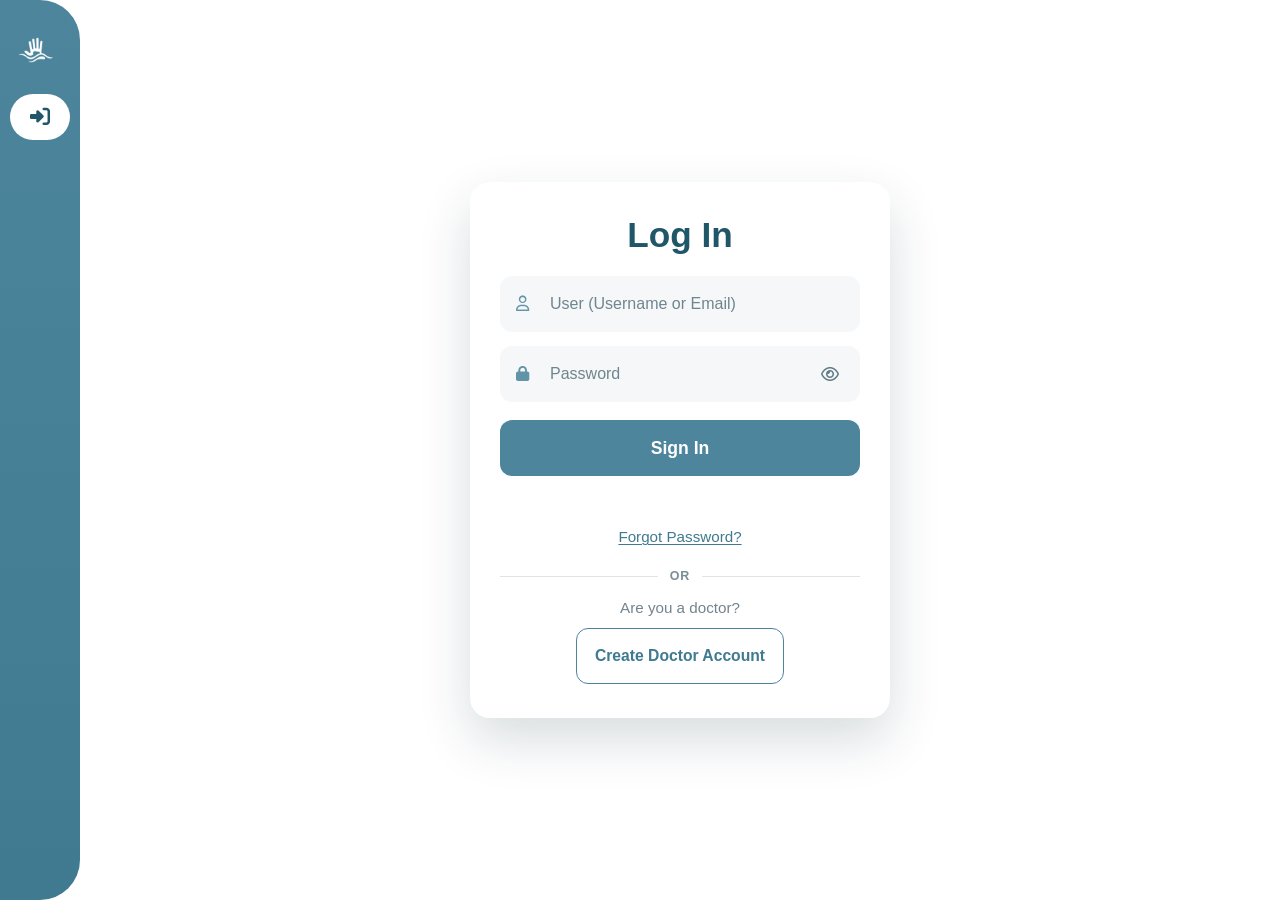
<file: login.html>
<!DOCTYPE html>
<html lang="en">
<head>
<meta charset="UTF-8">
<meta name="viewport" content="width=device-width, initial-scale=1.0">
<title>Theraflow Login</title>
<link rel="stylesheet" href="style.css">
<link rel="stylesheet" href="https://cdnjs.cloudflare.com/ajax/libs/font-awesome/6.5.0/css/all.min.css">
</head>
<body class="login-page">

<div class="container">

    <aside class="sidebar is-collapsed" id="sidebar">

        <div class="sidebar-top">
</div>

        <div class="logo"><img src="assets/logo_white.png" alt="Theraflow" class="logo-image"></div>

        <div class="login-sidebar-cta">
            <a href="login.html" class="sidebar-login-btn" aria-label="Sign in to Theraflow">
                <i class="fa-solid fa-right-to-bracket"></i>
                <span class="nav-label">Sign In</span>
            </a>
        </div>

        <div class="sidebar-footer">
</div>

    </aside>

    <main class="content login-content">
        <section class="login-shell" aria-labelledby="loginHeading">
            <article class="login-card">
                <h1 id="loginHeading">Log In</h1>

                <form class="login-form" id="loginForm" action="#" method="post" novalidate>
                    <label class="sr-only" for="loginUser">User (Username or Email)</label>
                    <div class="login-input-wrap">
                        <i class="fa-regular fa-user login-prefix-icon" aria-hidden="true"></i>
                        <input id="loginUser" type="text" name="user" placeholder="User (Username or Email)" autocomplete="username" required>
                    </div>

                    <label class="sr-only" for="loginPassword">Password</label>
                    <div class="password-field">
                        <i class="fa-solid fa-lock login-prefix-icon" aria-hidden="true"></i>
                        <input id="loginPassword" type="password" name="password" placeholder="Password" autocomplete="current-password" required>
                        <button type="button" class="password-toggle" id="passwordToggle" aria-label="Show password" aria-pressed="false">
                            <i class="fa-regular fa-eye"></i>
                        </button>
                    </div>

                    <button type="submit" class="sign-in-btn">Sign In</button>
                    <div class="wizard-error" id="loginFormError" role="alert" aria-live="polite"></div>

                    <a class="login-link login-link-primary" href="#">Forgot Password?</a>

                    <div class="login-divider" aria-hidden="true">
                        <span>OR</span>
                    </div>

                    <div class="doctor-cta">
                        <p class="doctor-copy">Are you a doctor?</p>
                        <a class="doctor-btn" href="registration.html">Create Doctor Account</a>
                    </div>
                </form>
            </article>
        </section>
    </main>

</div>

<script src="script.js"></script>
</body>
</html>
</file>
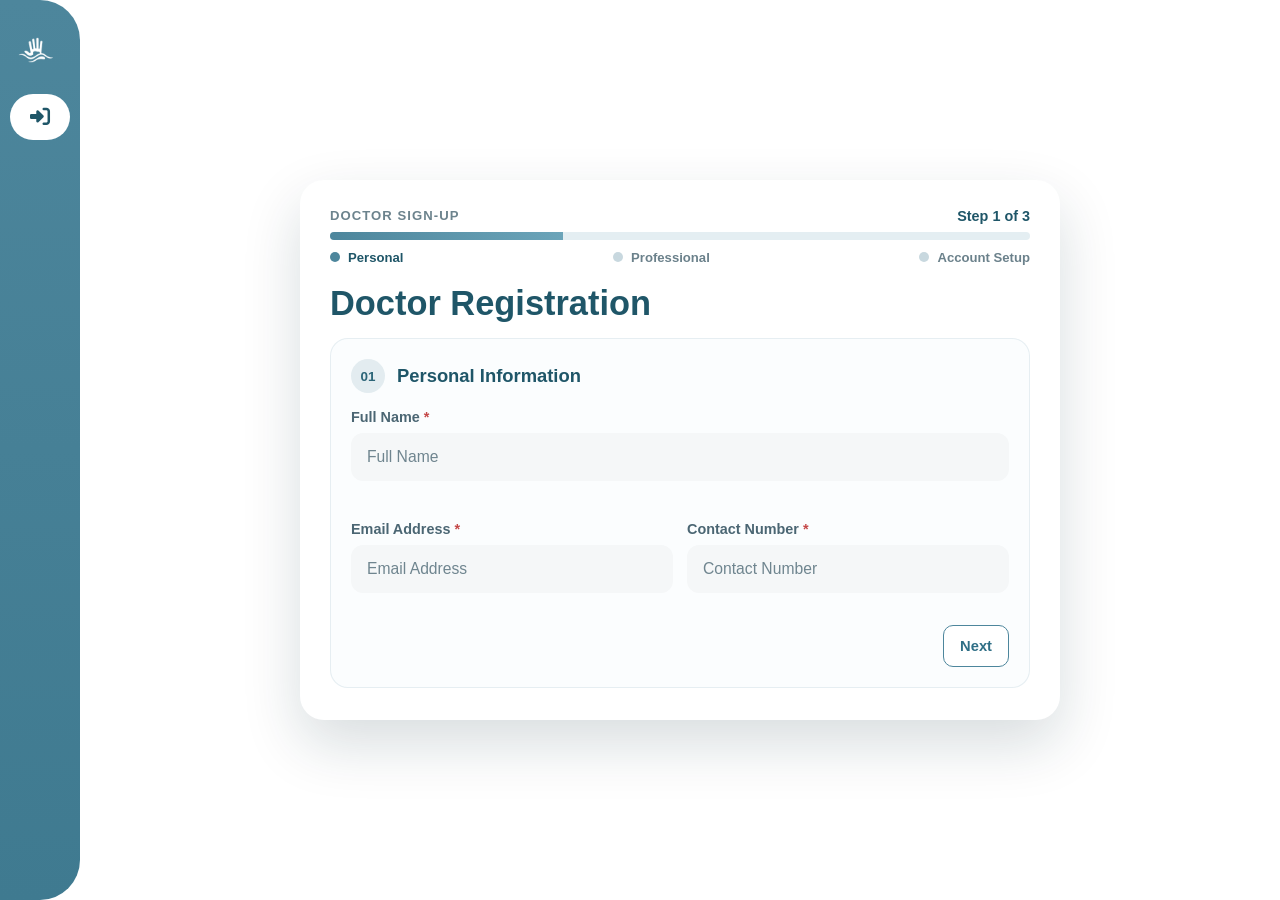
<file: registration.html>
<!DOCTYPE html>
<html lang="en">
<head>
<meta charset="UTF-8">
<meta name="viewport" content="width=device-width, initial-scale=1.0">
<title>Theraflow Doctor Registration</title>
<link rel="stylesheet" href="style.css">
<link rel="stylesheet" href="https://cdnjs.cloudflare.com/ajax/libs/font-awesome/6.5.0/css/all.min.css">
</head>
<body class="registration-page">

<div class="container">

    <aside class="sidebar is-collapsed" id="sidebar">

        <div class="sidebar-top">
</div>

        <div class="logo"><img src="assets/logo_white.png" alt="Theraflow" class="logo-image"></div>

        <div class="login-sidebar-cta">
            <a href="login.html" class="sidebar-login-btn" aria-current="page" aria-label="Go to sign in">
                <i class="fa-solid fa-right-to-bracket"></i>
                <span class="nav-label">Sign In</span>
            </a>
        </div>

        <div class="sidebar-footer">
</div>

    </aside>

    <main class="content registration-content">
        <section class="registration-shell" aria-labelledby="registrationHeading">
            <article class="registration-card">
                <div class="registration-progress" aria-label="Registration steps">
                    <div class="progress-meta">
                        <span class="progress-kicker">Doctor sign-up</span>
                        <span class="progress-counter" id="registrationStepCounter">Step 1 of 3</span>
                    </div>
                    <div class="progress-track"><span class="progress-fill"></span></div>
                    <div class="progress-steps progress-dots">
                        <span class="progress-step is-active" data-progress-step="0">Personal</span>
                        <span class="progress-step" data-progress-step="1">Professional</span>
                        <span class="progress-step" data-progress-step="2">Account Setup</span>
                    </div>
                </div>

                <h1 id="registrationHeading">Doctor Registration</h1>

                <form class="registration-form registration-wizard" id="registrationWizard" action="#" method="post" enctype="multipart/form-data" novalidate>
                    <div class="wizard-error" id="registrationWizardError" role="alert" aria-live="polite"></div>
                    <div class="wizard-stage" id="registrationStage">
                        <section class="form-step is-active" data-step="0" aria-labelledby="personalInfoHeading">
                            <div class="form-section">
                                <div class="section-head">
                                    <span class="section-badge">01</span>
                                    <h2 id="personalInfoHeading">Personal Information</h2>
                                </div>
                                <div class="field-grid field-grid-two">
                                    <label class="field-group field-group-span-2 required-field">
                                        <span>Full Name</span>
                                        <input type="text" name="fullName" placeholder="Full Name" autocomplete="name" pattern="[A-Za-z][A-Za-z .']*" title="Use letters only. Spaces, period (.), and apostrophe (') are allowed." required>
                                    </label>
                                    <label class="field-group required-field">
                                        <span>Email Address</span>
                                        <input type="email" name="email" placeholder="Email Address" autocomplete="email" required>
                                    </label>
                                    <label class="field-group required-field">
                                        <span>Contact Number</span>
                                        <input type="tel" name="contactNumber" placeholder="Contact Number" autocomplete="tel" inputmode="numeric" maxlength="11" pattern="09[0-9]{9}" title="Enter an 11-digit contact number starting with 09" required>
                                        <small class="field-error" data-field-error="contactNumber" aria-live="polite"></small>
                                    </label>
                                </div>
                                <div class="wizard-actions">
                                    <div class="wizard-nav" role="navigation" aria-label="Registration step navigation">
                                        <button type="button" class="wizard-nav-text-btn wizard-next" aria-label="Next step">
                                            Next
                                        </button>
                                    </div>
                                </div>
                            </div>
                        </section>

                        <section class="form-step is-after" data-step="1" aria-labelledby="professionalInfoHeading">
                            <div class="form-section">
                                <div class="section-head">
                                    <span class="section-badge">02</span>
                                    <h2 id="professionalInfoHeading">Professional Information</h2>
                                </div>
                                <div class="field-grid field-grid-two">
                                    <label class="field-group field-group-span-2 required-field">
                                        <span>Medical Specialty</span>
                                        <select name="specialty" required>
                                            <option value="">Select Specialty</option>
                                            <option value="Neurology">Neurology</option>
                                            <option value="Physical Therapy">Physical Therapy</option>
                                            <option value="Rehabilitation">Rehabilitation</option>
                                            <option value="other">Other (specify)</option>
                                        </select>
                                    </label>
                                    <label class="field-group field-group-span-2 required-field specialty-other-field is-hidden" id="specialtyOtherField">
                                        <span>Please specify your specialty</span>
                                        <input type="text" id="specialtyOtherInput" name="specialtyOther" placeholder="Type Specialty" disabled>
                                    </label>
                                    <label class="field-group required-field">
                                        <span>License Number</span>
                                        <input type="text" name="licenseNumber" placeholder="License Number" required>
                                    </label>
                                    <label class="field-group required-field">
                                        <span>Years of Experience</span>
                                        <input type="number" name="yearsOfExperience" placeholder="Years Of Experience" min="0" required>
                                    </label>
                                    <label class="field-group field-group-span-2 required-field">
                                        <span>Hospital or Clinic Affiliation</span>
                                        <input type="text" name="affiliation" placeholder="Hospital / Clinic Affiliation" required>
                                    </label>
                                </div>
                                <div class="wizard-actions">
                                    <div class="wizard-nav" role="navigation" aria-label="Registration step navigation">
                                        <button type="button" class="wizard-nav-text-btn wizard-back" aria-label="Previous step">
                                            Back
                                        </button>
                                        <button type="button" class="wizard-nav-text-btn wizard-next" aria-label="Next step">
                                            Next
                                        </button>
                                    </div>
                                </div>
                            </div>
                        </section>

                        <section class="form-step is-after" data-step="2" aria-labelledby="accountSetupHeading">
                            <div class="form-section">
                                <div class="section-head">
                                    <span class="section-badge">03</span>
                                    <h2 id="accountSetupHeading">Account Setup</h2>
                                </div>
                                <div class="field-grid field-grid-two">
                                    <label class="field-group field-group-span-2 required-field">
                                        <span>Username</span>
                                        <input type="text" name="username" placeholder="Username" autocomplete="username" required>
                                    </label>
                                    <label class="field-group field-group-span-2 required-field">
                                        <span>Password</span>
                                        <div class="registration-password-wrap">
                                            <input type="password" id="registrationPassword" name="password" placeholder="Password" autocomplete="new-password" minlength="6" pattern="(?=.*[A-Z])(?=.*\d)(?=.*[^A-Za-z0-9]).{6,}" title="Password must be at least 6 characters and include 1 uppercase letter, 1 number, and 1 special character." required>
                                            <button type="button" class="registration-password-toggle" data-password-target="registrationPassword" aria-label="Show password" aria-pressed="false">
                                                <i class="fa-regular fa-eye" aria-hidden="true"></i>
                                            </button>
                                        </div>
                                    </label>
                                    <label class="field-group field-group-span-2 required-field">
                                        <span>Confirm Password</span>
                                        <div class="registration-password-wrap">
                                            <input type="password" id="registrationConfirmPassword" name="confirmPassword" placeholder="Confirm Password" autocomplete="new-password" required>
                                            <button type="button" class="registration-password-toggle" data-password-target="registrationConfirmPassword" aria-label="Show confirm password" aria-pressed="false">
                                                <i class="fa-regular fa-eye" aria-hidden="true"></i>
                                            </button>
                                        </div>
                                    </label>
                                </div>
                                <div class="wizard-actions">
                                    <div class="wizard-nav" role="navigation" aria-label="Registration step navigation">
                                        <button type="button" class="wizard-nav-text-btn wizard-back" aria-label="Previous step">
                                            Back
                                        </button>
                                        <button type="submit" class="wizard-create-account-btn registration-submit" aria-label="Create account">Create Account</button>
                                    </div>
                                </div>
                            </div>
                        </section>
                    </div>
                </form>
            </article>
        </section>
    </main>

</div>

<script src="script.js"></script>
</body>
</html>
</file>
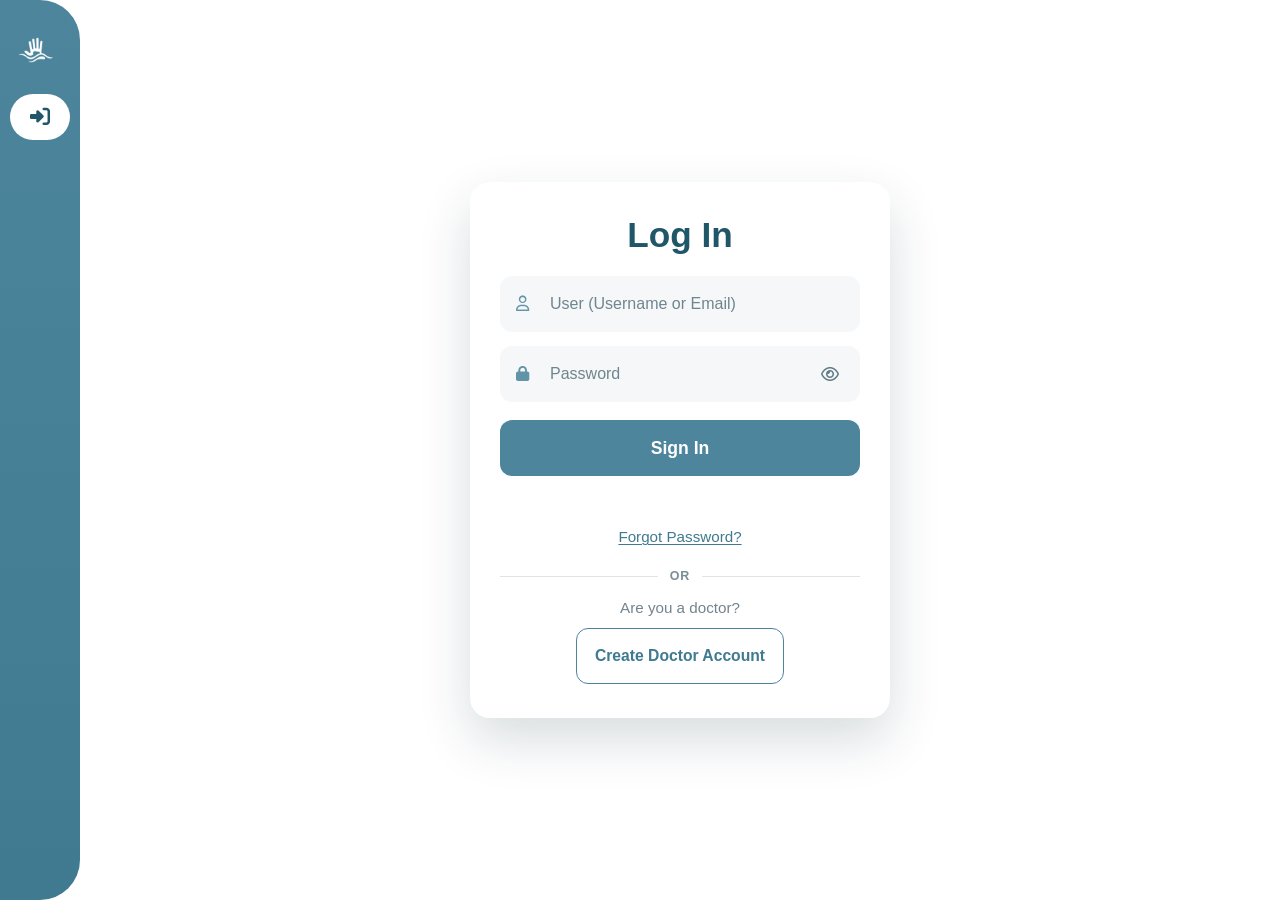
<file: settings.html>
<!DOCTYPE html>
<html lang="en">
<head>
<script>
(function () {
    var raw = localStorage.getItem('theraflow.session') || sessionStorage.getItem('theraflow.session');
    var session = null;
    if (raw) {
        try {
            session = JSON.parse(raw);
        } catch (e) {
            session = null;
        }
    }

    var authed = Boolean(session && session.authed === true);
    var role = String((session && session.role) || '').toLowerCase();
    if (!authed || role !== 'doctor') {
        window.location.replace('login.html');
    }
}());
</script>
<meta charset="UTF-8">
<meta name="viewport" content="width=device-width, initial-scale=1.0">
<title>Theraflow Settings</title>
<link rel="stylesheet" href="style.css">
<link rel="stylesheet" href="https://cdnjs.cloudflare.com/ajax/libs/font-awesome/6.5.0/css/all.min.css">
</head>
<body class="settings-page">

<div class="container">

    <aside class="sidebar is-collapsed" id="sidebar">

        <div class="sidebar-top">
</div>

        <div class="logo"><img src="assets/logo_white.png" alt="Theraflow" class="logo-image"></div>

        <div class="active-indicator" aria-hidden="true"></div>
        <ul class="menu">
            <li data-page="doctor_dashboard.html">
                <i class="fa-solid fa-gauge-high"></i>
                <span class="nav-label">Dashboard</span>
            </li>
            <li data-page="patients.html">
                <i class="fa-solid fa-users"></i>
                <span class="nav-label">Patients</span>
            </li>
            <li data-page="therapy_plans.html">
                <i class="fa-solid fa-notes-medical"></i>
                <span class="nav-label">Therapy Plans</span>
            </li>
            <li class="active" aria-current="page" data-page="settings.html">
                <i class="fa-solid fa-user-circle"></i>
                <span class="nav-label">Account &amp; Settings</span>
            </li>
        </ul>

        <div class="sidebar-footer">
<button class="logout-btn" id="logoutBtn" aria-label="Log out">
                <i class="fa-solid fa-right-from-bracket"></i>
                <span class="nav-label">Logout</span>
            </button>
        </div>

    </aside>

    <main class="content settings-content">
        <section class="settings-shell" id="settingsPageRoot" aria-labelledby="settingsTitle">
            <div class="settings-header-row">
                <div>
                    <h1 id="settingsTitle">Doctor Settings</h1>
                    <p class="subheader">Manage your professional profile and account security.</p>
                </div>
            </div>

            <form class="settings-card registration-card" id="settingsForm" novalidate>
                <div class="doctor-settings-v2">
                    <section class="doctor-panel doctor-panel-profile" id="settingsPaneProfile">
                        <div class="doctor-panel-head">
                            <h2>Doctor Information</h2>
                        </div>
                        <div class="doctor-info-grid doctor-info-grid-top">
                            <label class="field-group required-field has-field-edit">
                                <span>Full Name</span>
                                <input type="text" id="settingsDisplayName" required readonly>
                                <button type="button" class="doctor-inline-edit-btn" data-inline-edit-target="settingsDisplayName" aria-label="Edit full name"><i class="fa-solid fa-pen"></i></button>
                            </label>
                            <label class="field-group required-field has-field-edit">
                                <span>Specialty Focus</span>
                                <select id="settingsSpecialty" required disabled>
                                    <option value="Neurology">Neurology</option>
                                    <option value="Physical Therapy">Physical Therapy</option>
                                    <option value="Rehabilitation">Rehabilitation</option>
                                    <option value="Other">Other</option>
                                </select>
                                <button type="button" class="doctor-inline-edit-btn" data-inline-edit-target="settingsSpecialty" aria-label="Edit specialty focus"><i class="fa-solid fa-pen"></i></button>
                            </label>
                            <label class="field-group required-field has-field-edit">
                                <span>License Number</span>
                                <input type="text" id="settingsTitleInput" required readonly>
                                <button type="button" class="doctor-inline-edit-btn" data-inline-edit-target="settingsTitleInput" aria-label="Edit license number"><i class="fa-solid fa-pen"></i></button>
                            </label>
                            <label class="field-group">
                                <span>Years of Experience</span>
                                <input type="text" id="doctorYearsExperience" readonly>
                            </label>
                        </div>
                        <div class="doctor-info-grid doctor-info-grid-bottom">
                            <label class="field-group required-field has-field-edit">
                                <span>Hospital Affiliation</span>
                                <input type="text" id="settingsHospital" required readonly>
                                <button type="button" class="doctor-inline-edit-btn" data-inline-edit-target="settingsHospital" aria-label="Edit hospital affiliation"><i class="fa-solid fa-pen"></i></button>
                            </label>
                            <label class="field-group required-field has-field-edit field-group-email-wide">
                                <span>Email Address</span>
                                <input type="email" id="settingsEmail" required readonly>
                                <button type="button" class="doctor-inline-edit-btn" data-inline-edit-target="settingsEmail" aria-label="Edit email address"><i class="fa-solid fa-pen"></i></button>
                            </label>
                            <label class="field-group has-field-edit">
                                <span>Contact No.</span>
                                <input type="text" id="doctorContactNumber" placeholder="Enter contact number" readonly>
                                <button type="button" class="doctor-inline-edit-btn" data-inline-edit-target="doctorContactNumber" aria-label="Edit contact number"><i class="fa-solid fa-pen"></i></button>
                            </label>
                        </div>
                    </section>

                    <section class="doctor-panel doctor-panel-security">
                        <div class="doctor-panel-head doctor-panel-head-inline">
                            <h3>Account Security</h3>
                        </div>
                        <div class="doctor-info-grid doctor-security-grid">
                            <label class="field-group required-field field-group-span-full">
                                <span>Username</span>
                                <input type="text" id="doctorUsername" readonly>
                            </label>
                            <label class="field-group">
                                <span>Security Email</span>
                                <input type="email" id="settingsSecurityEmail" readonly>
                            </label>
                            <label class="field-group">
                                <span>Password</span>
                                <input type="password" id="settingsPasswordMask" value="********" readonly>
                            </label>
                        </div>
                        <div class="settings-password-toggle-wrap field-group-span-full">
                            <button type="button" class="doctor-btn" id="settingsTogglePasswordBtn" aria-expanded="false">
                                Change Password
                            </button>
                        </div>
                        <div class="settings-password-fields is-hidden field-group-span-full" id="settingsPasswordFields">
                            <div class="doctor-info-grid doctor-password-grid">
                                <label class="field-group settings-password-field">
                                    <span>Current Password</span>
                                        <input type="password" id="settingsCurrentPassword" autocomplete="current-password" placeholder="Enter current password">
                                    <button type="button" class="settings-password-visibility" data-password-target="settingsCurrentPassword" aria-label="Show current password" aria-pressed="false">
                                        <i class="fa-regular fa-eye"></i>
                                    </button>
                                </label>
                                <label class="field-group settings-password-field">
                                    <span>New Password</span>
                                        <input type="password" id="settingsNewPassword" autocomplete="new-password" placeholder="Enter new password">
                                    <button type="button" class="settings-password-visibility" data-password-target="settingsNewPassword" aria-label="Show new password" aria-pressed="false">
                                        <i class="fa-regular fa-eye"></i>
                                    </button>
                                </label>
                                <label class="field-group settings-password-field">
                                    <span>Confirm Password</span>
                                        <input type="password" id="settingsConfirmPassword" autocomplete="new-password" placeholder="Confirm new password">
                                    <button type="button" class="settings-password-visibility" data-password-target="settingsConfirmPassword" aria-label="Show confirm password" aria-pressed="false">
                                        <i class="fa-regular fa-eye"></i>
                                    </button>
                                </label>
                            </div>
                            <div class="settings-password-actions">
                                    <button type="button" class="doctor-btn settings-password-cancel-btn" id="settingsPasswordCancelBtn">Cancel Password Change</button>
                                    <button type="button" class="doctor-btn settings-password-save-btn" id="settingsPasswordSaveBtn" disabled>Save Password Changes</button>
                            </div>
                        </div>
                    </section>

                    <section class="doctor-panel doctor-panel-files">
                        <div class="doctor-panel-head doctor-panel-head-inline">
                            <h3>Files / Documents</h3>
                            <button type="button" class="doctor-btn doctor-files-btn" id="doctorFilesAddBtn">Add File</button>
                            <input type="file" id="doctorFilesInput" accept="application/pdf,.pdf" hidden>
                        </div>
                        <ul class="doctor-files-list" id="doctorFilesList" aria-label="Doctor documents"></ul>
                    </section>
                </div>

                <div class="wizard-error" id="settingsFormError" role="alert" aria-live="polite"></div>
            </form>
        </section>
    </main>

</div>

<div class="settings-toast" id="settingsSuccessToast" role="status" aria-live="polite" hidden>
    Profile updated successfully.
</div>

<div class="settings-modal" id="doctorFileDeleteModal" hidden aria-hidden="true">
    <div class="settings-modal-backdrop" data-modal-close="doctorFileDeleteModal"></div>
    <div class="settings-modal-card" role="dialog" aria-modal="true" aria-labelledby="doctorFileDeleteTitle">
        <h3 id="doctorFileDeleteTitle">Delete PDF File?</h3>
        <p id="doctorFileDeleteMessage">Are you sure you want to delete this file?</p>
        <div class="settings-modal-actions">
            <button type="button" class="doctor-btn" id="doctorFileDeleteCancelBtn">Cancel</button>
            <button type="button" class="doctor-btn doctor-btn-danger" id="doctorFileDeleteConfirmBtn">Delete</button>
        </div>
    </div>
</div>

<script src="script.js"></script>
</body>
</html>
</file>
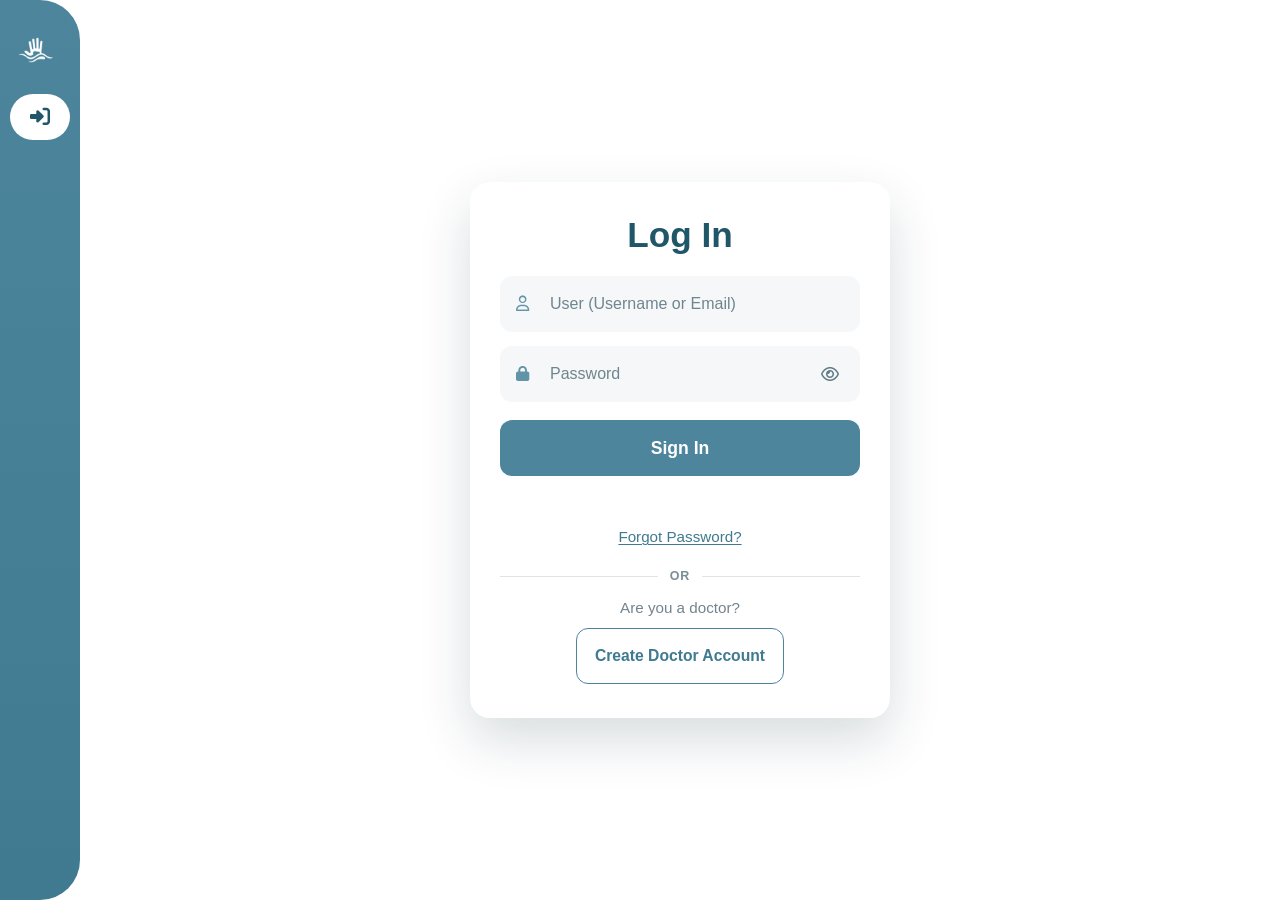
<file: therapy_plans.html>
<!DOCTYPE html>
<html lang="en">
<head>
<script>
(function () {
    var raw = localStorage.getItem('theraflow.session') || sessionStorage.getItem('theraflow.session');
    var session = null;
    if (raw) {
        try {
            session = JSON.parse(raw);
        } catch (e) {
            session = null;
        }
    }

    var authed = Boolean(session && session.authed === true);
    var role = String((session && session.role) || '').toLowerCase();
    if (!authed || role !== 'doctor') {
        window.location.replace('login.html');
    }
}());
</script>
<meta charset="UTF-8">
<meta name="viewport" content="width=device-width, initial-scale=1.0">
<title>Theraflow Therapy Plans</title>
<link rel="stylesheet" href="style.css">
<link rel="stylesheet" href="https://cdnjs.cloudflare.com/ajax/libs/font-awesome/6.5.0/css/all.min.css">
</head>
<body class="therapy-plans-page">

<div class="container">

    <aside class="sidebar is-collapsed" id="sidebar">

        <div class="sidebar-top">
</div>

        <div class="logo"><img src="assets/logo_white.png" alt="Theraflow" class="logo-image"></div>

        <div class="active-indicator" aria-hidden="true"></div>
        <ul class="menu">
            <li data-page="doctor_dashboard.html">
                <i class="fa-solid fa-gauge-high"></i>
                <span class="nav-label">Dashboard</span>
            </li>
            <li data-page="patients.html">
                <i class="fa-solid fa-users"></i>
                <span class="nav-label">Patients</span>
            </li>
            <li class="active" aria-current="page" data-page="therapy_plans.html">
                <i class="fa-solid fa-notes-medical"></i>
                <span class="nav-label">Therapy Plans</span>
            </li>
            <li data-page="settings.html">
                <i class="fa-solid fa-user-circle"></i>
                <span class="nav-label">Account &amp; Settings</span>
            </li>
        </ul>

        <div class="sidebar-footer">
<button class="logout-btn" id="logoutBtn" aria-label="Log out">
                <i class="fa-solid fa-right-from-bracket"></i>
                <span class="nav-label">Logout</span>
            </button>
        </div>

    </aside>

    <main class="content therapy-plans-content">
        <section class="therapy-plans-shell" id="therapyPlansRoot" aria-labelledby="therapyPlansTitle">
            <div class="therapy-plans-header-row">
                <div>
                    <h1 id="therapyPlansTitle">Therapy Plans</h1>
                    <p class="subheader">Assign, adjust, and monitor therapy targets across all patients.</p>
                </div>
                <button type="button" class="sign-in-btn therapy-open-assign-btn" id="openAssignPlanModalBtn">Assign New Plan</button>
            </div>

            <article class="widget widget-blue therapy-template-section">
                <h2 class="widget-title">Standard Templates</h2>
                <div class="therapy-template-grid">
                    <div class="therapy-template-card" data-template-id="level1">
                        <div class="therapy-template-head">
                            <h3 id="templateLevel1Title">Level 1: Beginner</h3>
                            <button type="button" class="therapy-template-customize-btn" data-template-id="level1" aria-label="Customize Level 1 template">
                                <i class="fa-solid fa-pen-to-square" aria-hidden="true"></i>
                            </button>
                        </div>
                        <p class="template-plan-label">Plan Details</p>
                        <div class="template-plan-list" id="templateLevel1Plan"></div>
                    </div>
                    <div class="therapy-template-card" data-template-id="level2">
                        <div class="therapy-template-head">
                            <h3 id="templateLevel2Title">Level 2: Intermediate</h3>
                            <button type="button" class="therapy-template-customize-btn" data-template-id="level2" aria-label="Customize Level 2 template">
                                <i class="fa-solid fa-pen-to-square" aria-hidden="true"></i>
                            </button>
                        </div>
                        <p class="template-plan-label">Plan Details</p>
                        <div class="template-plan-list" id="templateLevel2Plan"></div>
                    </div>
                    <div class="therapy-template-card" data-template-id="level3">
                        <div class="therapy-template-head">
                            <h3 id="templateLevel3Title">Level 3: Advanced</h3>
                            <button type="button" class="therapy-template-customize-btn" data-template-id="level3" aria-label="Customize Level 3 template">
                                <i class="fa-solid fa-pen-to-square" aria-hidden="true"></i>
                            </button>
                        </div>
                        <p class="template-plan-label">Plan Details</p>
                        <div class="template-plan-list" id="templateLevel3Plan"></div>
                    </div>
                </div>
            </article>

            <div class="therapy-plans-grid">
                <article class="widget widget-blue therapy-assignment-card">
                    <h2 class="widget-title">Active Assignments</h2>
                    <div class="patients-table-wrap">
                        <table class="doctor-table" id="therapyAssignmentsTable">
                            <thead>
                                <tr>
                                    <th scope="col">Patient</th>
                                    <th scope="col">Current Plan</th>
                                    <th scope="col">Plan Details</th>
                                    <th scope="col">Sessions / Day</th>
                                    <th scope="col">Action</th>
                                </tr>
                            </thead>
                            <tbody id="therapyAssignmentsBody"></tbody>
                        </table>
                    </div>
                    <div class="therapy-pagination" id="therapyAssignmentsPagination" hidden>
                        <button type="button" class="doctor-btn therapy-page-btn" id="therapyAssignmentsPrevBtn" aria-label="Previous page">
                            <i class="fa-solid fa-chevron-left" aria-hidden="true"></i>
                        </button>
                        <span class="therapy-page-label" id="therapyAssignmentsPageLabel">Page 1 of 1</span>
                        <button type="button" class="doctor-btn therapy-page-btn" id="therapyAssignmentsNextBtn" aria-label="Next page">
                            <i class="fa-solid fa-chevron-right" aria-hidden="true"></i>
                        </button>
                    </div>
                </article>
            </div>
        </section>
    </main>

</div>

<div class="therapy-edit-popup" id="therapyAssignPopup" hidden role="dialog" aria-modal="true" aria-labelledby="therapyAssignTitle">
    <div class="therapy-edit-popup-backdrop" id="therapyAssignBackdrop"></div>
    <div class="therapy-edit-popup-card therapy-assign-new-card therapy-assign-modal-card">
        <button type="button" class="patients-modal-close therapy-assign-modal-close" id="closeAssignPlanModal" aria-label="Close assign new plan modal">
            <i class="fa-solid fa-xmark" aria-hidden="true"></i>
        </button>
        <h2 class="widget-title" id="therapyAssignTitle">Assign New Plan</h2>
        <div class="field-grid">
            <label class="field-group required-field">
                <span>Select Patient</span>
                <select id="assignPatientSelect">
                    <option value="" selected disabled>Search for a patient...</option>
                </select>
            </label>
            <label class="field-group required-field">
                <span>Select Preset Template</span>
                <select id="assignTemplateSelect">
                    <option value="" selected disabled>Choose a difficulty level...</option>
                    <option value="level1">Level 1: Beginner</option>
                    <option value="level2">Level 2: Intermediate</option>
                    <option value="level3">Level 3: Advanced</option>
                </select>
            </label>
            <button type="button" class="sign-in-btn" id="applyTemplateBtn">Apply Template</button>
            <p class="notes-save-feedback" id="assignTemplateFeedback" aria-live="polite"></p>
        </div>
    </div>
</div>

<div class="therapy-edit-popup" id="therapyEditPopup" hidden role="dialog" aria-modal="true" aria-labelledby="therapyEditTitle">
    <div class="therapy-edit-popup-backdrop" id="therapyEditBackdrop"></div>
    <div class="therapy-edit-popup-card">
        <h3 id="therapyEditTitle">Edit Assignment Targets</h3>
        <div class="field-grid">
            <label class="field-group required-field">
                <span>Duration (min)</span>
                <input type="number" id="editDurationInput" min="1">
            </label>
            <label class="field-group required-field">
                <span>Target Repetitions</span>
                <input type="number" id="editRepetitionsInput" min="1">
            </label>
            <label class="field-group required-field">
                <span>Sessions per Day</span>
                <input type="number" id="editSessionsInput" min="1">
            </label>
            <div class="wizard-actions">
                <button type="button" class="doctor-btn" id="cancelEditPlanBtn">Cancel</button>
                <button type="button" class="sign-in-btn" id="saveEditPlanBtn">Save Changes</button>
            </div>
        </div>
    </div>
</div>

<div class="therapy-edit-popup" id="therapyTemplatePopup" hidden role="dialog" aria-modal="true" aria-labelledby="therapyTemplateTitle">
    <div class="therapy-edit-popup-backdrop" id="therapyTemplateBackdrop"></div>
    <div class="therapy-edit-popup-card template-editor-card">
        <h3 id="therapyTemplateTitle">Customize Standard Template</h3>

        <div class="template-exercise-editor">
            <div class="template-exercise-row" data-template-row="1">
                <label class="field-group required-field">
                    <span>Exercise</span>
                    <select id="templateExercise1Select">
                        <option value="open_close">Open-Close Exercise</option>
                        <option value="full_extension">Full Extension</option>
                        <option value="full_close">Full Close</option>
                    </select>
                </label>
                <label class="field-group required-field">
                    <span>No. of Reps</span>
                    <input type="number" id="templateReps1Input" min="1" value="30">
                </label>
                <label class="field-group required-field">
                    <span>No. of Sessions</span>
                    <input type="number" id="templateSessions1Input" min="1" value="2">
                </label>
            </div>

            <div class="template-exercise-row" data-template-row="2" id="templateExerciseRow2" hidden>
                <label class="field-group required-field">
                    <span>Exercise</span>
                    <select id="templateExercise2Select">
                        <option value="open_close">Open-Close Exercise</option>
                        <option value="full_extension">Full Extension</option>
                        <option value="full_close">Full Close</option>
                    </select>
                </label>
                <label class="field-group required-field">
                    <span>No. of Reps</span>
                    <input type="number" id="templateReps2Input" min="1" value="10">
                </label>
                <label class="field-group required-field">
                    <span>No. of Sessions</span>
                    <input type="number" id="templateSessions2Input" min="1" value="1">
                </label>
                <button type="button" class="doctor-btn template-remove-btn" id="removeTemplateExercise2Btn">Remove</button>
            </div>

            <div class="template-exercise-row" data-template-row="3" id="templateExerciseRow3" hidden>
                <label class="field-group required-field">
                    <span>Exercise</span>
                    <select id="templateExercise3Select">
                        <option value="open_close">Open-Close Exercise</option>
                        <option value="full_extension">Full Extension</option>
                        <option value="full_close">Full Close</option>
                    </select>
                </label>
                <label class="field-group required-field">
                    <span>No. of Reps</span>
                    <input type="number" id="templateReps3Input" min="1" value="10">
                </label>
                <label class="field-group required-field">
                    <span>No. of Sessions</span>
                    <input type="number" id="templateSessions3Input" min="1" value="1">
                </label>
                <button type="button" class="doctor-btn template-remove-btn" id="removeTemplateExercise3Btn">Remove</button>
            </div>

            <button type="button" class="doctor-btn template-add-btn" id="templateAddExerciseBtn">Add Exercise</button>
        </div>

        <div class="wizard-actions template-editor-actions">
            <button type="button" class="doctor-btn" id="cancelTemplateBtn">Cancel</button>
            <button type="button" class="sign-in-btn" id="saveTemplateBtn">Save</button>
        </div>
    </div>
</div>

<script src="script.js"></script>
</body>
</html>
</file>
<file: style.css>
* {
  margin: 0;
  padding: 0;
  box-sizing: border-box;
}

:root {
  --sidebar-collapsed: 80px;
  --sidebar-expanded: 260px;
  --content-bg: #ffffff;
  --bg: #f4f8fb;
  --bg-soft: #eef5fa;
  --text: #1e4150;
  --text-muted: #5e7f8d;
  --sidebar-bg: #3f7a90;
  --sidebar-edge: rgba(255, 255, 255, 0.15);
  --panel-blue: #edf7fc;
  --panel-green: #e7f5f2;
  --panel-border: #d2e7ef;
  --card-shadow: 0 10px 24px rgba(37, 93, 112, 0.08);
  --cta: #0d5f73;
  --cta-hover: #094b5b;
  --ok: #2f9b72;
  --warn: #e0a737;
  --radius-lg: 18px;
  --radius-md: 12px;
  --gap: 24px;
  --transition: 0.28s ease;
}

body {
  font-family: "Poppins", sans-serif;
  color: var(--text);
  background: var(--content-bg);
  min-height: 100vh;
}

/* Keep fillable fields and placeholders in normal casing across pages. */
input,
select,
textarea {
  text-transform: none;
}

input::placeholder,
textarea::placeholder {
  text-transform: none;
}

body.dark-mode {
  --content-bg: #0f1b22;
  --bg: #0f1b22;
  --bg-soft: #122430;
  --text: #d9ecf2;
  --text-muted: #94b2be;
  --sidebar-bg: #122d3b;
  --sidebar-edge: rgba(255, 255, 255, 0.08);
  --panel-blue: #162b37;
  --panel-green: #19322f;
  --panel-border: #214558;
  --card-shadow: 0 10px 24px rgba(0, 0, 0, 0.28);
  --cta: #2f9b72;
  --cta-hover: #267c5c;
}

#main-dashboard {
  display: block;
}

.restricted-access {
  display: none !important;
}

#login-screen {
  min-height: 100vh;
  display: flex;
  align-items: center;
  justify-content: center;
  padding: 24px;
  background: linear-gradient(135deg, #eef8fb 0%, #d9ecf3 42%, #f7fcff 100%);
}

.root-login-shell {
  width: min(460px, 100%);
  background: #ffffff;
  border: 1px solid rgba(77, 134, 156, 0.2);
  border-radius: 20px;
  box-shadow: 0 24px 50px rgba(17, 84, 103, 0.14);
  padding: 34px 30px;
  text-align: center;
}

.root-login-mark {
  width: 58px;
  height: 58px;
  border-radius: 16px;
  margin: 0 auto 12px;
  background: linear-gradient(135deg, #4d869c, #2f9b72);
  color: #ffffff;
  display: flex;
  align-items: center;
  justify-content: center;
  font-size: 1.45rem;
}

.root-login-shell h1 {
  margin: 0;
  color: #1f5668;
}

.root-login-sub {
  margin: 10px auto 22px;
  color: #5f7b87;
  max-width: 36ch;
}

.root-login-btn {
  display: inline-flex;
  align-items: center;
  gap: 8px;
  justify-content: center;
}

body.dark-mode #login-screen {
  background: linear-gradient(135deg, #11262f 0%, #102028 45%, #17313d 100%);
}

body.dark-mode .root-login-shell {
  background: #1c323d;
  border-color: rgba(95, 149, 169, 0.28);
  box-shadow: 0 24px 50px rgba(0, 0, 0, 0.4);
}

body.dark-mode .root-login-shell h1 {
  color: #d8ecf5;
}

body.dark-mode .root-login-sub {
  color: #a7c4d1;
}

.container {
  min-height: 100vh;
  display: flex;
  width: 100%;
}

.sidebar {
  position: sticky;
  top: 0;
  width: var(--sidebar-collapsed);
  height: 100vh;
  background: linear-gradient(180deg, #4d869c, var(--sidebar-bg));
  color: #ffffff;
  border-right: none;
  border-radius: 0 40px 40px 0;
  display: flex;
  flex-direction: column;
  padding: 14px 10px;
  transition: width 0.3s ease-in-out, padding 0.3s ease-in-out;
  overflow: hidden;
  z-index: 20;
}

.sidebar:hover,
.sidebar.is-pinned {
  width: var(--sidebar-expanded);
  padding: 14px;
}

.sidebar-top {
  display: flex;
  justify-content: flex-end;
  margin-bottom: 8px;
}

.pin-toggle {
  width: 34px;
  height: 34px;
  border: none;
  border-radius: 10px;
  background: transparent;
  color: #ffffff;
  cursor: pointer;
  display: flex;
  align-items: center;
  justify-content: center;
  font-size: 24px;
}

.pin-toggle:hover {
  background: rgba(255, 255, 255, 0.14);
}

.logo {
  display: flex;
  align-items: center;
  justify-content: center;
  margin: 4px auto 20px;
  min-height: 48px;
  padding: 0;
  position: relative;
  width: 100%;
  height: 36px;
}

.sidebar:not(:hover):not(.is-pinned) .logo,
.sidebar.is-collapsed .logo {
  width: 100%;
  justify-content: center;
  margin-left: auto;
  margin-right: auto;
}

.logo::after {
  content: "";
  margin-left: 10px;
  font-size: 1rem;
  font-weight: 700;
  letter-spacing: 0.02em;
  white-space: nowrap;
  opacity: 0;
  transform: translateX(-8px);
  pointer-events: none;
  transition: opacity 0.2s ease, transform 0.2s ease, font-size 0.2s ease;
}

.logo-image {
  display: block;
  width: 36px;
  height: auto;
  margin: 0 auto;
  object-fit: contain;
  transition: width 0.2s ease;
}

.sidebar:hover .logo,
.sidebar.is-pinned .logo {
  justify-content: center;
  padding-left: 0;
  width: auto;
}

.sidebar:hover .logo::after,
.sidebar.is-pinned .logo::after {
  content: "TheraFlow";
  font-size: 1.08rem;
  opacity: 1;
  transform: translateX(0);
}

.sidebar:hover .logo-image,
.sidebar.is-pinned .logo-image {
  width: 60px;
}

.menu {
  list-style: none;
  position: relative;
  display: flex;
  flex-direction: column;
  flex: 1;
  z-index: 3;
}

.sidebar:hover .menu,
.sidebar.is-pinned .menu {
  margin-right: -14px;
}

.active-indicator {
  display: none;
}

.active-indicator::before,
.active-indicator::after {
  display: none;
}

.sidebar:hover .active-indicator,
.sidebar.is-pinned .active-indicator {
  left: 14px;
  right: 0;
  width: auto;
  border-radius: 30px 0 0 30px;
  transform: none;
}

.menu li {
  display: flex;
  align-items: center;
  justify-content: center;
  gap: 0;
  height: 46px;
  border-radius: 30px;
  padding: 0;
  margin-bottom: 7px;
  cursor: pointer;
  color: rgba(255, 255, 255, 0.95);
  background: transparent;
  transition: color var(--transition), background-color var(--transition);
  position: relative;
  overflow: visible;
  z-index: 2;
}

.menu li i {
  width: 24px;
  height: 24px;
  min-width: 24px;
  font-size: 24px;
  display: flex;
  align-items: center;
  justify-content: center;
  line-height: 1;
  color: rgba(255, 255, 255, 0.92);
  transition: color var(--transition);
}

.sidebar:hover .menu li,
.sidebar.is-pinned .menu li {
  justify-content: flex-start;
  gap: 12px;
  padding: 0 14px;
}

.menu li:hover {
  color: #ffffff;
  background: rgba(255, 255, 255, 0.16);
}

.menu li.active {
  background: #ffffff;
  color: #1f5668;
  border-radius: 30px;
  margin-right: 0;
}

.sidebar:hover .menu li.active,
.sidebar.is-pinned .menu li.active {
  width: calc(100% + 44px);
  border-top-right-radius: 0;
  border-bottom-right-radius: 0;
  border-top-left-radius: 24px;
  border-bottom-left-radius: 24px;
  margin-right: -44px;
}

.menu li.active i {
  color: #1f5668;
}

.settings-nav-item {
  margin-top: auto;
}

.nav-label {
  display: inline-block;
  max-width: 0;
  overflow: hidden;
  opacity: 0;
  transform: translateX(-8px);
  pointer-events: none;
  white-space: nowrap;
  transition: max-width 0.2s ease, opacity 0.2s ease, transform 0.2s ease;
}

.sidebar:hover .nav-label,
.sidebar.is-pinned .nav-label {
  max-width: 140px;
  opacity: 1;
  transform: translateX(0);
  pointer-events: auto;
  transition-delay: 0.1s;
}

.sidebar-footer {
  margin-top: auto;
}

.theme-toggle {
  display: flex;
  align-items: center;
  justify-content: center;
  gap: 0;
  width: 100%;
  height: 46px;
  border-radius: 30px;
  border: none;
  background: transparent;
  color: #ffffff;
  padding: 0;
  cursor: pointer;
}

.theme-toggle:hover {
  background: rgba(255, 255, 255, 0.14);
}

.theme-toggle i {
  width: 24px;
  height: 24px;
  min-width: 24px;
  font-size: 24px;
  display: flex;
  align-items: center;
  justify-content: center;
}

.sidebar:hover .theme-toggle,
.sidebar.is-pinned .theme-toggle {
  justify-content: flex-start;
  gap: 12px;
  padding: 0 14px;
}

.logout-btn {
  margin-top: 8px;
  display: flex;
  align-items: center;
  justify-content: center;
  gap: 0;
  width: 100%;
  height: 46px;
  border-radius: 30px;
  border: 1px solid transparent;
  background: transparent;
  color: rgba(255, 255, 255, 0.95);
  padding: 0;
  cursor: pointer;
  transition: background-color var(--transition), border-color var(--transition), color var(--transition);
}

.logout-btn i {
  width: 24px;
  height: 24px;
  min-width: 24px;
  font-size: 20px;
  display: flex;
  align-items: center;
  justify-content: center;
}

.logout-btn:hover {
  background: rgba(255, 255, 255, 0.14);
  border-color: rgba(255, 255, 255, 0.34);
  color: #ffffff;
}

.logout-btn:focus-visible {
  background: rgba(255, 255, 255, 0.14);
  border-color: rgba(255, 255, 255, 0.34);
  color: #ffffff;
  outline: none;
}

.sidebar:hover .logout-btn,
.sidebar.is-pinned .logout-btn {
  justify-content: flex-start;
  gap: 12px;
  padding: 0 14px;
}

/* ── Navigation Guard ────────────────────────────────────────────────────── */

/* Sidebar login CTA (shown when logged out) */
#nav-auth-cta {
  padding: 0 4px;
  margin-bottom: 4px;
}

.sidebar-login-btn {
  display: flex;
  align-items: center;
  justify-content: center;
  gap: 0;
  width: 100%;
  height: 46px;
  border-radius: 30px;
  text-decoration: none;
  color: #1f5668;
  background: #ffffff;
  transition: background var(--transition), gap var(--transition), padding var(--transition);
}

.sidebar-login-btn:hover {
  background: #f4fbff;
}

.sidebar-login-btn:visited,
.sidebar-login-btn:focus,
.sidebar-login-btn:active {
  color: #1f5668;
  text-decoration: none;
  outline: none;
}

.sidebar-login-btn i {
  width: 24px;
  height: 24px;
  min-width: 24px;
  font-size: 20px;
  display: flex;
  align-items: center;
  justify-content: center;
  color: #1f5668;
}

.sidebar:hover .sidebar-login-btn,
.sidebar.is-pinned .sidebar-login-btn {
  justify-content: flex-start;
  gap: 12px;
  padding: 0 14px;
  width: calc(100% + 44px);
  margin-right: -44px;
  border-top-left-radius: 24px;
  border-bottom-left-radius: 24px;
  border-top-right-radius: 0;
  border-bottom-right-radius: 0;
}

/* Hide login CTA once authenticated */
#nav-auth-cta.is-hidden {
  display: none;
}

/* Keep nav container visible; individual restricted items are toggled by class. */
#nav-links-container.is-locked {
  opacity: 1;
}

#dashboard-signin-prompt {
  margin: 40px auto;
}

.content {
  flex: 1;
  padding: 20px;
  margin-left: 0;
  overflow-x: hidden;
  background: var(--content-bg);
}

.patient-settings-page {
  height: 100vh;
  overflow: hidden;
}

.patient-settings-page .container {
  height: 100vh;
  overflow: hidden;
}

.patient-settings-page .content {
  display: flex;
  flex-direction: column;
  min-height: 100vh;
  max-height: 100vh;
  height: auto;
  padding: 14px 10px;
  overflow: hidden;
}

.header-row {
  display: flex;
  justify-content: flex-start;
  align-items: stretch;
  gap: var(--gap);
  margin-bottom: var(--gap);
}

.header-left {
  flex: 0 0 auto;
  padding-top: 0;
}

.header-title-row {
  display: flex;
  align-items: center;
  gap: 14px;
  flex-wrap: wrap;
}

.header-left h1 {
  font-size: 2.7rem;
  line-height: 1.1;
  margin: 0 0 8px;
}

.header-title-row h1 {
  margin: 0;
}

.header-title-row .glove-status-badge {
  margin-top: 0;
}

.subheader {
  color: var(--text-muted);
  font-size: 1.2rem;
  margin-top: 6px;
}

.header-right {
  min-width: 0;
  margin-left: auto;
}

.header-metrics {
  display: grid;
  grid-template-columns: minmax(0, 1fr);
  align-items: stretch;
  gap: var(--gap);
  flex: 0 0 auto;
  width: min(360px, 100%);
}

.widget-streak-header {
  min-width: 0;
}

.header-metrics .widget-header {
  min-height: 150px;
  display: flex;
  flex-direction: column;
}

.dashboard-grid {
  display: flex;
  flex-direction: column;
  gap: var(--gap);
}

.dashboard-row {
  display: flex;
  align-items: stretch;
  gap: var(--gap);
}

.dashboard-col {
  display: flex;
  flex-direction: column;
  gap: var(--gap);
  flex: 1;
  min-width: 0;
}

.dashboard-row-sub {
  display: flex;
  align-items: stretch;
  gap: var(--gap);
}

.widget {
  flex: 1;
  min-width: 0;
  border-radius: var(--radius-lg);
  padding: 18px;
  border: 1px solid var(--panel-border);
  background: var(--panel-blue);
  box-shadow: var(--card-shadow);
}

.widget-blue {
  background: var(--panel-blue);
}

.widget-green {
  background: var(--panel-green);
}

.widget-header {
  min-height: 150px;
}

.top-section {
  display: grid;
  grid-template-columns: 1fr 2fr 1fr;
  gap: 20px;
  align-items: stretch;
}

.top-section .widget-calendar {
  min-height: 400px;
}

.center-stack {
  display: flex;
  flex-direction: column;
  gap: 20px;
}

.center-stack > .widget {
  flex: 1;
  min-height: 0;
}

.top-section > .widget,
.center-stack > .widget {
  border-radius: 24px;
}

.widget-streak {
  display: flex;
  flex-direction: column;
  justify-content: center;
}

.widget-progress-tall {
  height: 100%;
  min-height: 100%;
  display: flex;
  flex-direction: column;
  justify-content: center;
  align-items: center;
  text-align: center;
}

.widget-progress-tall .widget-title,
.widget-progress-tall .widget-label {
  width: 100%;
  text-align: center;
}

.patient-progress-wrap {
  width: min(240px, 100%);
  margin: 14px auto 12px;
}

.patient-progress-label {
  color: var(--text-muted);
}

.radial-progress {
  --progress: 0;
  width: 176px;
  height: 176px;
  border-radius: 50%;
  margin: 18px auto 16px;
  display: grid;
  place-items: center;
  background:
    radial-gradient(circle at 30% 28%, rgba(255, 255, 255, 0.88), rgba(255, 255, 255, 0) 38%),
    conic-gradient(from -90deg, #2f9b72 calc(var(--progress) * 1%), #f0f6f8 0);
  box-shadow: 0 22px 42px rgba(13, 95, 115, 0.14), inset 0 0 0 1px rgba(13, 95, 115, 0.06);
}

.radial-progress-inner {
  width: 132px;
  height: 132px;
  border-radius: 50%;
  background: linear-gradient(180deg, #ffffff, #f5fbfd);
  display: flex;
  flex-direction: column;
  align-items: center;
  justify-content: center;
  gap: 4px;
  box-shadow: inset 0 0 0 1px rgba(13, 95, 115, 0.06);
}

.radial-progress-value {
  font-size: 2.2rem;
  font-weight: 800;
  color: #0d5f73;
  line-height: 1;
}

.radial-progress-copy {
  font-size: 0.88rem;
  font-weight: 700;
  color: #678592;
  text-transform: uppercase;
  letter-spacing: 0.06em;
}

.widget-next-inline {
  padding: 30px;
  display: flex;
  align-items: center;
}
.next-exercise-layout {
  display: grid;
  grid-template-columns: 1fr auto 1fr;
  gap: 20px;
  align-items: center;
  width: 100%;
}
.next-exercise-main {
  display: flex;
  flex-direction: column;
  align-items: flex-start;
  justify-self: start;
  padding-right: 20px;
}

.next-exercise-cta {
  display: flex;
  align-items: center;
  justify-content: center;
}
.next-exercise-reps {
  margin-top: 10px;
  font-size: 0.9rem;
  font-weight: 700;
  color: #2a6e83;
}
.next-exercise-device {
  justify-self: end;
  background: rgba(255, 255, 255, 0.66);
  border: 1px solid rgba(47, 112, 135, 0.24);
  border-radius: 14px;
  padding: 12px;
  display: flex;
  flex-direction: column;
  justify-content: center;
  gap: 10px;
}
.next-exercise-device-head {
  display: flex;
  align-items: center;
  justify-content: space-between;
  font-size: 0.8rem;
  font-weight: 700;
  text-transform: uppercase;
  letter-spacing: 0.05em;
  color: #4d7382;
}

.next-exercise-device-head span {
  display: inline-flex;
  align-items: center;
  gap: 8px;
}
.next-exercise-refresh {
  width: 28px;
  height: 28px;
  border-radius: 8px;
  border: 1px solid rgba(45, 93, 99, 0.22);
  background: rgba(45, 93, 99, 0.06);
  color: #2d5d63;
  display: inline-flex;
  align-items: center;
  justify-content: center;
  cursor: pointer;
  transition: background-color 0.2s ease, transform 0.2s ease;
}
.next-exercise-refresh:hover,
.next-exercise-refresh:focus-visible {
  background: rgba(45, 93, 99, 0.14);
  transform: rotate(20deg);
  outline: none;
}
.next-exercise-device-offline,
.next-exercise-device-online {
  display: flex;
  align-items: center;
  gap: 10px;
  color: var(--text-muted);
}

.next-exercise-device-offline[hidden],
.next-exercise-device-online[hidden] {
  display: none !important;
}

.next-exercise-device-offline {
  color: #8a3c45;
  font-weight: 600;
}

.next-exercise-device-online {
  color: #23624a;
}
.next-exercise-device-offline i {
  color: #9b5760;
}
.next-exercise-connected-badge {
  display: inline-flex;
  align-items: center;
  border-radius: 999px;
  padding: 4px 10px;
  background: rgba(47, 155, 114, 0.16);
  color: #1f7759;
  font-size: 0.76rem;
  font-weight: 700;
}
.next-exercise-device-meta {
  display: inline-flex;
  align-items: center;
  gap: 10px;
  font-size: 0.85rem;
  color: #3b6070;
}
.next-exercise-device-signal,
.next-exercise-device-battery {
  display: inline-flex;
  align-items: center;
  gap: 6px;
}

body.auth-gated-home #nextExerciseStartBtn {
  min-width: 250px;
  padding: 18px 0;
  font-size: 1.2rem;
  font-weight: 800;
  margin-top: 0;
  cursor: pointer;
}

body.auth-gated-home #nextExerciseStartBtn:hover {
  filter: brightness(1.1);
}

body.dark-mode .next-exercise-device {
  background: rgba(15, 27, 34, 0.52);
  border-color: rgba(121, 175, 196, 0.24);
}

body.dark-mode .next-exercise-device-head {
  color: #9fc0ce;
}

body.dark-mode .next-exercise-refresh {
  border-color: rgba(159, 192, 206, 0.28);
  background: rgba(159, 192, 206, 0.08);
  color: #b8d4de;
}

body.dark-mode .next-exercise-device-meta {
  color: #b7d3de;
}

.patient-next-title {
  font-size: 1.28rem;
  font-weight: 800;
  margin-top: -55px;
  margin-bottom: 10px;
}
@media (max-width: 820px) {
  .next-exercise-layout {
    grid-template-columns: 1fr;
    gap: 14px;
  }

  .next-exercise-main,
  .next-exercise-cta,
  .next-exercise-device {
    justify-self: stretch;
  }

  .next-exercise-main {
    padding-right: 0;
  }

  .next-exercise-device {
    width: 100%;
  }

  body.auth-gated-home #nextExerciseStartBtn {
    width: 100%;
    min-width: 0;
  }
}

.data-row {
  display: grid;
  grid-template-columns: 1fr 2fr;
  gap: 20px;
  align-items: stretch;
}

.data-row-progress {
  grid-template-columns: 1fr 1fr;
}

.metric-stack {
  display: flex;
  flex-direction: column;
  gap: 20px;
}

.metric-stack > .widget {
  flex: 1;
  min-height: 0;
}

.metric-stack-horizontal {
  display: grid;
  grid-template-columns: repeat(2, minmax(0, 1fr));
  gap: 20px;
}

.metric-stack-horizontal > .widget {
  height: 100%;
  min-height: 360px;
}

.widget-tall {
  min-height: 180px;
}

.widget-head {
  display: flex;
  justify-content: space-between;
  align-items: center;
  gap: 10px;
}

.widget-title {
  color: #2d7288;
  font-size: 1rem;
  font-weight: 700;
  margin-bottom: 8px;
}

body.dark-mode .widget-title,
body.dark-mode .calendar-widget-title {
  color: #85cbe1;
}

.widget-icon {
  font-size: 24px;
  color: #1d6679;
  margin: 3px 0 8px;
  display: flex;
  align-items: center;
  justify-content: center;
}

.widget-icon i {
  font-size: 24px;
}

.widget-value {
  font-size: 1.5rem;
  font-weight: 700;
  color: var(--text);
}

.widget-label {
  color: var(--text-muted);
  font-size: 0.82rem;
  margin-top: 6px;
}

/* ── Doctor dashboard enhancements ─────────────────────────────────────── */
.doctor-header-row {
  display: flex;
  justify-content: space-between;
  align-items: center;
  gap: 16px;
}
.doctor-header-actions {
  display: inline-flex;
  align-items: center;
  gap: 12px;
}
.quick-action-btn {
  border: none;
  background: var(--cta);
  color: #fff;
  width: 40px;
  height: 40px;
  border-radius: 10px;
  display: inline-flex;
  align-items: center;
  justify-content: center;
  cursor: pointer;
}

.doctor-stats-grid {
  display: grid;
  grid-template-columns: repeat(4, minmax(0, 1fr));
  gap: 16px;
  margin-bottom: 12px;
}
@media (max-width: 900px) {
  .doctor-stats-grid { grid-template-columns: repeat(2, minmax(0, 1fr)); }
}
@media (max-width: 560px) {
  .doctor-stats-grid { grid-template-columns: 1fr; }
}

.trend-indicator {
  display: inline-flex;
  align-items: center;
  gap: 6px;
  font-size: 0.8rem;
  color: var(--text-muted);
}
.trend-indicator.up { color: var(--ok); }
.trend-indicator.down { color: #d9534f; }

.chart-controls {
  display: flex;
  align-items: center;
  justify-content: flex-end;
  gap: 12px;
}
.doctor-chart-header {
  display: flex;
  justify-content: space-between;
  align-items: center;
  gap: 16px;
  margin-bottom: 6px;
}
.widget-subtitle {
  font-size: 0.9rem;
  color: var(--text-muted);
}
.chart-metric-toggle { display: inline-flex; gap: 8px; }
.metric-btn {
  border: 1px solid rgba(0,0,0,0.08);
  background: transparent;
  padding: 6px 10px;
  border-radius: 8px;
  cursor: pointer;
  font-weight: 600;
  color: var(--text-muted);
}
.metric-btn.active {
  background: var(--cta);
  color: #fff;
  border-color: transparent;
}

.chart-period-toggle {
  display: inline-flex;
  gap: 6px;
  padding: 2px;
  border-radius: 999px;
  border: 1px solid rgba(0,0,0,0.1);
  background: rgba(255,255,255,0.55);
}

.period-btn {
  border: none;
  background: transparent;
  color: var(--text-muted);
  font-weight: 700;
  font-size: 0.85rem;
  padding: 5px 10px;
  border-radius: 999px;
  cursor: pointer;
}

.period-btn.active {
  background: #4a86a8;
  color: #ffffff;
}

.chart-show-values {
  display: inline-flex;
  align-items: center;
  gap: 6px;
  color: var(--text);
  font-size: 0.9rem;
  font-weight: 600;
  user-select: none;
}

.chart-show-values input[type="checkbox"] {
  width: 14px;
  height: 14px;
  accent-color: #4a86a8;
}

.doctor-chart-wrap { position: relative; min-height: 240px; }
.doctor-chart-wrap.is-loading canvas { opacity: 0.05; }
.skeleton { background: linear-gradient(90deg, rgba(255,255,255,0.08) 0%, rgba(255,255,255,0.18) 50%, rgba(255,255,255,0.08) 100%); border-radius: 12px; }
.skeleton-chart { position: absolute; inset: 16px; }
.chart-empty {
  position: absolute;
  inset: 0;
  display: grid;
  place-items: center;
  font-weight: 600;
  color: var(--text-muted);
  background: rgba(255,255,255,0.6);
  border-radius: 12px;
  text-align: center;
}

.chart-selector {
  position: relative;
}
.selector-btn {
  border: 1px solid rgba(0,0,0,0.08);
  background: #ffffff;
  color: var(--text);
  padding: 6px 10px;
  border-radius: 8px;
  display: inline-flex;
  align-items: center;
  gap: 8px;
  cursor: pointer;
  font-weight: 600;
}
.selector-menu {
  position: absolute;
  right: 0;
  top: calc(100% + 8px);
  width: 220px;
  background: #ffffff;
  border: 1px solid rgba(0,0,0,0.08);
  border-radius: 12px;
  box-shadow: 0 16px 32px rgba(0,0,0,0.12);
  padding: 10px;
  z-index: 40;
}
.selector-search {
  width: 100%;
  border: 1px solid rgba(0,0,0,0.08);
  border-radius: 8px;
  padding: 6px 8px;
  margin-bottom: 8px;
}
.selector-list {
  list-style: none;
  max-height: 200px;
  overflow-y: auto;
  padding: 0;
  margin: 0;
  display: flex;
  flex-direction: column;
  gap: 6px;
}

@media (max-width: 1024px) {
  .doctor-chart-header {
    align-items: flex-start;
    flex-direction: column;
  }

  .chart-controls {
    width: 100%;
    justify-content: flex-start;
    flex-wrap: wrap;
  }
}
.selector-item {
  padding: 6px 8px;
  border-radius: 8px;
  cursor: pointer;
  font-weight: 600;
  color: var(--text);
}
.selector-item:hover,
.selector-item.active {
  background: var(--panel-blue);
}

.nav-alert-dot {
  position: absolute;
  top: 6px;
  right: 14px;
  width: 10px;
  height: 10px;
  background: #ff3b30;
  border-radius: 999px;
  display: none;
  box-shadow: 0 0 0 3px rgba(255,59,48,0.12);
}
.menu li.has-unread .nav-alert-dot { display: block; }

.status-traffic {
  display: inline-flex;
  align-items: center;
  padding: 6px 10px;
  border-radius: 999px;
  font-weight: 600;
  border: 1px solid transparent;
}

.status-traffic.status-stable {
  color: #1f6d5d;
  background: rgba(78, 170, 142, 0.18);
  border-color: rgba(78, 170, 142, 0.32);
}

.status-traffic.status-recovering {
  color: #1f5d88;
  background: rgba(77, 134, 156, 0.18);
  border-color: rgba(77, 134, 156, 0.32);
}

.status-traffic.status-at-risk {
  color: #9a2f2f;
  background: rgba(217, 100, 100, 0.2);
  border-color: rgba(217, 100, 100, 0.34);
}
.traffic-dot { width: 10px; height: 10px; border-radius: 999px; display: inline-block; }
.traffic-green { background: var(--ok); }
.traffic-yellow { background: var(--warn); }
.traffic-red { background: #d9534f; }

.doctor-alert-list li.alert-critical {
  background: rgba(217,83,79,0.12);
  border-left: 4px solid #d9534f;
  padding: 8px 10px;
  border-radius: 10px;
}

.doctor-table-wrap {
  display: flex;
  flex-direction: column;
  height: 100%;
}
.doctor-table {
  width: 100%;
  border-collapse: collapse;
}
.empty-state-container {
  position: absolute;
  inset: 52px 0 0;
  z-index: 2;
  display: flex;
  flex-direction: column;
  justify-content: center;
  align-items: center;
  gap: 12px;
  width: 100%;
  min-height: 0;
  text-align: center;
  color: var(--text-muted);
  padding: 18px 14px;
}
.empty-state-container[hidden] {
  display: none;
}
.empty-state-text {
  opacity: 0.65;
  font-size: 0.95rem;
  text-align: center;
  margin: 0;
}
.add-patient-cta {
  display: inline-block;
  background: var(--cta);
  color: #fff;
  padding: 8px 14px;
  border-radius: 10px;
  text-decoration: none;
  font-size: 0.9rem;
  font-weight: 500;
  transition: background 0.2s ease;
  cursor: pointer;
}
.add-patient-cta:hover {
  background: var(--cta-hover);
}


.metric-strip {
  display: flex;
  flex-direction: column;
  justify-content: flex-start;
  align-items: stretch;
  gap: 16px;
  min-height: 400px;
  padding: 24px;
}

.metric-strip-header {
  width: 100%;
  display: flex;
  align-items: flex-start;
  justify-content: flex-start;
  gap: 10px;
  flex-wrap: wrap;
}

.metric-strip-header .widget-title {
  margin-bottom: 0;
}

.metric-strip-body {
  width: 100%;
  flex: 1;
  display: flex;
  flex-direction: column;
  align-items: center;
  justify-content: center;
  gap: 22px;
  text-align: center;
}

.graph-card {
  min-height: 320px;
  height: 100%;
  display: flex;
  flex-direction: column;
}

.metric-strip-icon {
  flex: 0 0 auto;
  margin: 0;
  width: 72px;
  height: 72px;
}

.metric-strip-icon i {
  font-size: 72px;
  width: 72px;
  height: 72px;
  line-height: 1;
}

.action-progress-ring {
  --progress: 0;
  position: relative;
  width: 96px;
  height: 96px;
  border-radius: 50%;
  display: grid;
  place-items: center;
  background:
    radial-gradient(circle at 32% 24%, rgba(255, 255, 255, 0.95), rgba(255, 255, 255, 0) 36%),
    conic-gradient(from -90deg, #2f9b72 calc(var(--progress) * 1%), rgba(13, 95, 115, 0.12) 0);
  box-shadow: 0 16px 34px rgba(13, 95, 115, 0.14);
}

.action-progress-ring::after {
  content: attr(data-progress-text);
  position: absolute;
  bottom: -22px;
  left: 50%;
  transform: translateX(-50%);
  color: #6c8996;
  font-size: 0.72rem;
  font-weight: 700;
  letter-spacing: 0.04em;
  white-space: nowrap;
}

.action-progress-ring-core {
  width: 74px;
  height: 74px;
  border-radius: 50%;
  background: linear-gradient(180deg, #ffffff, #eef7fa);
  display: grid;
  place-items: center;
  box-shadow: inset 0 0 0 1px rgba(13, 95, 115, 0.08);
}

.action-progress-ring .widget-icon {
  margin: 0;
}

.action-progress-ring .widget-icon i {
  font-size: 42px;
  width: 42px;
  height: 42px;
  color: #1e6f83;
}

.metric-strip-content {
  flex: 1;
  min-width: 0;
  display: flex;
  flex-direction: column;
  align-items: center;
  justify-content: center;
  text-align: center;
  gap: 8px;
}

.metric-strip .widget-title,
.metric-strip .widget-value,
.metric-strip .widget-label {
  width: 100%;
  text-align: center;
}

.metric-strip .widget-value {
  display: block;
  min-height: auto;
}

.patient-action-value {
  font-size: 1.95rem;
  font-weight: 700;
  line-height: 1.05;
}

body.auth-gated-home .metric-strip.status-no-data .patient-action-value,
body.auth-gated-home .metric-strip.status-waiting .patient-action-value {
  color: #5f7f89;
}

body.auth-gated-home .metric-strip.status-active .patient-action-value {
  color: #1e5f74;
}

body.auth-gated-home .metric-strip.status-no-data .widget-label,
body.auth-gated-home .metric-strip.status-waiting .widget-label {
  color: #6f8c98;
}

body.auth-gated-home .metric-strip.status-waiting .action-progress-ring-core {
  animation: metric-waiting-pulse 1.7s ease-in-out infinite;
}

@keyframes metric-waiting-pulse {
  0%,
  100% {
    box-shadow: inset 0 0 0 1px rgba(13, 95, 115, 0.08), 0 0 0 0 rgba(45, 93, 99, 0.22);
  }
  50% {
    box-shadow: inset 0 0 0 1px rgba(13, 95, 115, 0.08), 0 0 0 10px rgba(45, 93, 99, 0);
  }
}

.metric-strip-header .widget-title {
  width: auto;
  text-align: left;
}

.metric-strip-header .trend {
  flex: 0 0 auto;
}

.metric-strip-header .widget-title,
.metric-strip-header .trend {
  align-self: flex-start;
}

.trend {
  border-radius: 999px;
  padding: 5px 10px;
  font-size: 0.78rem;
  font-weight: 600;
  display: inline-flex;
  align-items: center;
  gap: 6px;
}

.trend-up {
  background: rgba(47, 155, 114, 0.14);
  color: var(--ok);
}

.metric-graph-btn {
  border: 1px solid rgba(45, 93, 99, 0.2);
  background: rgba(45, 93, 99, 0.08);
  color: #2d5d63;
  border-radius: 999px;
  padding: 5px 12px;
  font-size: 0.72rem;
  font-weight: 700;
  letter-spacing: 0.02em;
  line-height: 1;
  cursor: pointer;
  transition: background-color 0.2s ease, color 0.2s ease, border-color 0.2s ease;
}

.metric-graph-btn:hover,
.metric-graph-btn:focus-visible {
  background: #2d5d63;
  color: #ffffff;
  border-color: #2d5d63;
  outline: none;
}

.metric-graph-modal {
  position: fixed;
  inset: 0;
  z-index: 300;
  display: flex;
  align-items: center;
  justify-content: center;
  padding: 24px;
}

.metric-graph-modal[hidden] {
  display: none;
}

.metric-graph-modal-backdrop {
  position: absolute;
  inset: 0;
  background: rgba(45, 93, 99, 0.42);
  backdrop-filter: blur(4px);
}

.metric-graph-modal-panel {
  position: relative;
  width: min(1080px, 96vw);
  height: min(620px, 90vh);
  background: #ffffff;
  border-radius: 20px;
  border: 1px solid rgba(45, 93, 99, 0.12);
  box-shadow: 0 26px 48px rgba(18, 46, 50, 0.22);
  padding: 2rem;
  display: flex;
  flex-direction: column;
  gap: 12px;
}

.metric-graph-modal-head {
  display: flex;
  align-items: center;
  justify-content: space-between;
  gap: 10px;
}

.metric-graph-head-actions {
  display: inline-flex;
  align-items: center;
  gap: 10px;
}

.metric-graph-values-toggle {
  display: inline-flex;
  align-items: center;
  gap: 6px;
  color: #4b5563;
  font-size: 0.9rem;
  font-weight: 600;
  font-family: "Poppins", "Segoe UI", sans-serif;
  white-space: nowrap;
}

.metric-graph-values-toggle input {
  width: 15px;
  height: 15px;
  accent-color: #4d869c;
}

.metric-graph-modal-head h2 {
  margin: 0;
  font-size: 1.6rem;
  font-weight: 600;
  color: #1f5668;
}

.metric-graph-modal-close {
  width: 34px;
  height: 34px;
  border: none;
  border-radius: 50%;
  background: rgba(45, 93, 99, 0.12);
  color: #2d5d63;
  font-size: 1.35rem;
  line-height: 1;
  cursor: pointer;
}

.metric-graph-modal-close:hover,
.metric-graph-modal-close:focus-visible {
  background: #2d5d63;
  color: #ffffff;
  outline: none;
}

.metric-graph-modal-body {
  position: relative;
  flex: 1;
  min-height: 0;
  display: flex;
  flex-direction: column;
  gap: 10px;
}

.metric-graph-modal-body canvas {
  flex: 1;
  min-height: 340px;
  width: 100% !important;
  height: auto !important;
}

.metric-graph-description-wrap {
  min-height: 64px;
  display: flex;
  align-items: center;
  justify-content: center;
  padding-top: 32px;
}

.metric-graph-description {
  margin: 0;
  color: #4b5563;
  font-size: 1.1rem;
  line-height: 1.45;
  text-align: center;
  font-style: italic;
  font-weight: 400;
}

.metric-graph-modal-foot {
  display: flex;
  justify-content: flex-end;
  margin-top: 24px;
}

.metric-graph-more-detail {
  border: 1px solid #4d869c;
  background: #4d869c;
  color: #ffffff;
  border-radius: 10px;
  padding: 9px 14px;
  font-size: 16px;
  font-weight: 700;
  cursor: pointer;
  transition: background-color 0.2s ease, color 0.2s ease, border-color 0.2s ease;
}

.metric-graph-more-detail:hover,
.metric-graph-more-detail:focus-visible {
  background: #3d6f83;
  border-color: #3d6f83;
  color: #ffffff;
  outline: none;
}

body.graph-modal-open {
  overflow: hidden;
}

.progress-wrap {
  height: 10px;
  width: 100%;
  border-radius: 99px;
  background: rgba(13, 95, 115, 0.15);
  overflow: hidden;
  margin: 3px 0 8px;
}

.progress-bar {
  height: 100%;
  border-radius: inherit;
  background: linear-gradient(90deg, #2f9b72, #0d5f73);
}

.widget-calendar {
  min-height: 240px;
  padding: 12px;
}

.calendar-widget-card {
  background: rgba(255, 255, 255, 0.86);
  border: 1px solid rgba(77, 134, 156, 0.14);
  border-radius: 16px;
  box-shadow: 0 8px 20px rgba(31, 97, 120, 0.1);
  padding: 10px;
}

.calendar-widget-title {
  color: #2d7288;
  font-size: 1rem;
  font-weight: 700;
  margin-bottom: 8px;
}

.calendar-toolbar {
  display: flex;
  align-items: center;
  justify-content: center;
  gap: 8px;
  margin-bottom: 8px;
}

.calendar-head {
  align-items: center;
  margin-bottom: 10px;
}

.calendar-controls {
  display: flex;
  align-items: center;
  gap: 6px;
}

.calendar-nav-btn {
  width: 32px;
  height: 32px;
  border: none;
  border-radius: 50%;
  background: rgba(77, 134, 156, 0.16);
  color: #2d7288;
  cursor: pointer;
  display: flex;
  align-items: center;
  justify-content: center;
}

.calendar-nav-btn i {
  font-size: 24px;
}

.calendar-nav-btn:hover {
  background: rgba(77, 134, 156, 0.24);
}

.calendar-month {
  min-width: 124px;
  text-align: center;
  font-weight: 700;
  color: #2d7288;
  font-size: 0.82rem;
}

body.dark-mode .calendar-month,
body.dark-mode .calendar-nav-btn {
  color: #85cbe1;
}

.calendar-shell {
  display: grid;
  gap: 6px;
}

.calendar-weekdays {
  display: grid;
  grid-template-columns: repeat(7, minmax(0, 1fr));
  gap: 4px;
}

.calendar-weekdays span {
  text-align: center;
  font-size: 0.68rem;
  font-weight: 600;
  color: var(--text-muted);
  background: rgba(77, 134, 156, 0.12);
  border-radius: 999px;
  padding: 3px 2px;
}

.calendar-dates {
  display: grid;
  grid-template-columns: repeat(7, minmax(0, 1fr));
  gap: 4px;
}

.calendar-day {
  min-height: 30px;
  border-radius: 8px;
  padding: 2px;
  background: transparent;
  border: 1px solid transparent;
  display: flex;
  flex-direction: column;
  justify-content: center;
  align-items: center;
  position: relative;
  transition: transform 0.18s ease, background 0.18s ease;
}

.calendar-day:hover {
  transform: translateY(-1px);
  background: rgba(77, 134, 156, 0.08);
}

.calendar-day.is-outside {
  opacity: 0.45;
}

.calendar-day.is-today {
  background: transparent;
  border-color: transparent;
  color: inherit;
}

.calendar-day.is-today .calendar-date-number,
.calendar-day.is-today .calendar-cell-label {
  color: #ffffff;
}

.calendar-date-number {
  font-size: 0.7rem;
  font-weight: 700;
  color: var(--text);
  width: 22px;
  height: 22px;
  border-radius: 50%;
  display: flex;
  align-items: center;
  justify-content: center;
}

.calendar-day.is-today .calendar-date-number {
  background: #1f7f96;
}

.calendar-cell-label {
  display: none;
}

.calendar-cell-dot {
  width: 4px;
  height: 4px;
  border-radius: 50%;
  background: #2f9b72;
  margin-top: 1px;
}

.calendar-tooltip {
  position: absolute;
  bottom: calc(100% + 6px);
  left: 50%;
  transform: translateX(-50%) translateY(6px);
  background: #1f5668;
  color: #ffffff;
  padding: 6px 8px;
  border-radius: 8px;
  font-size: 0.68rem;
  font-weight: 600;
  white-space: nowrap;
  opacity: 0;
  pointer-events: none;
  box-shadow: 0 10px 20px rgba(31, 86, 104, 0.2);
  transition: opacity 0.2s ease, transform 0.2s ease;
  z-index: 6;
}

.calendar-day:hover .calendar-tooltip,
.calendar-day:focus .calendar-tooltip {
  opacity: 1;
  transform: translateX(-50%) translateY(0);
}

.calendar-day.is-today .calendar-cell-dot {
  background: #ffffff;
}

body.dark-mode .calendar-day {
  background: transparent;
  border-color: transparent;
}

body.dark-mode .calendar-day:hover {
  background: rgba(133, 203, 225, 0.14);
}

body.dark-mode .calendar-widget-card {
  background: rgba(20, 37, 48, 0.8);
  border-color: rgba(133, 203, 225, 0.22);
  box-shadow: 0 8px 20px rgba(0, 0, 0, 0.24);
}

.streak-badge {
  border-radius: 999px;
  padding: 5px 12px;
  font-size: 0.76rem;
  font-weight: 700;
  letter-spacing: 0.01em;
  color: #86939c;
  background: rgba(143, 152, 162, 0.12);
  box-shadow: inset 0 0 0 1px rgba(143, 152, 162, 0.16);
}

.streak-badge.active {
  background: linear-gradient(135deg, rgba(45, 114, 136, 0.18), rgba(47, 155, 114, 0.22));
  color: #1f667c;
  box-shadow: 0 8px 18px rgba(47, 155, 114, 0.14);
}

.streak-track {
  --streak-progress: 0%;
  display: grid;
  grid-template-columns: repeat(7, 1fr);
  gap: 0;
  margin-top: 12px;
  padding: 16px 8px 10px;
  position: relative;
  align-items: center;
  min-height: 110px;
}

.streak-track::before,
.streak-track::after {
  content: "";
  position: absolute;
  left: calc((100% / 14) - 6px);
  right: calc((100% / 14) - 6px);
  top: 54%;
  height: 4px;
  border-radius: 999px;
  transform: translateY(-50%);
}

.streak-track::before {
  background: rgba(132, 154, 165, 0.28);
}

.streak-track::after {
  width: var(--streak-progress);
  right: auto;
  background: linear-gradient(90deg, #2d7288 0%, #2f9b72 100%);
  transition: width 0.35s ease;
}

.streak-track.is-glow-active::after {
  box-shadow: 0 0 12px rgba(47, 155, 114, 0.28);
}

.streak-dot {
  position: relative;
  height: 64px;
  width: 100%;
  display: flex;
  align-items: center;
  justify-content: center;
  color: #8aa3af;
  overflow: hidden;
  z-index: 1;
}

.streak-dot::before {
  content: attr(data-day-label);
  position: absolute;
  top: 1px;
  left: 50%;
  transform: translateX(-50%);
  font-size: 0.66rem;
  font-weight: 700;
  letter-spacing: 0.03em;
  color: #78919e;
}

.streak-dot i {
  width: 30px;
  height: 30px;
  border-radius: 999px;
  display: grid;
  place-items: center;
  font-size: 1rem;
  transform: translateY(10px);
  background: #e6eff4;
  border: 1px solid rgba(120, 145, 158, 0.22);
  box-shadow: 0 0 0 2px var(--panel-blue);
  transition: transform 0.2s ease, background 0.2s ease, color 0.2s ease, border-color 0.2s ease;
}

.streak-dot.active {
  color: #1f7188;
}

.streak-dot.active::before {
  color: #2b768b;
}

.streak-dot.is-completed {
  color: #2b768b;
}

.streak-dot.is-completed::before {
  color: #2b768b;
}

.streak-dot.is-completed i {
  color: #ffffff;
  background: linear-gradient(145deg, #4d869c, #2f9b72);
  border-color: rgba(77, 134, 156, 0.55);
  box-shadow: 0 0 0 2px var(--panel-blue);
}

.streak-dot.active i {
  color: #ffffff;
  background: linear-gradient(145deg, #2d7288, #2f9b72);
  border-color: rgba(47, 155, 114, 0.56);
  box-shadow: 0 0 0 2px var(--panel-blue), 0 8px 18px rgba(47, 155, 114, 0.28);
}

.streak-dot.is-today i {
  animation: streak-today-pulse 1.8s ease-in-out infinite;
}

@keyframes streak-today-pulse {
  0%,
  100% {
    transform: translateY(10px) scale(1);
    box-shadow: 0 0 0 2px var(--panel-blue), 0 0 0 0 rgba(47, 155, 114, 0.28);
  }
  50% {
    transform: translateY(10px) scale(1.06);
    box-shadow: 0 0 0 2px var(--panel-blue), 0 0 0 10px rgba(47, 155, 114, 0);
  }
}

.chart-wrap {
  height: auto;
  min-height: 180px;
  flex: 1;
  margin-top: 8px;
}

.exercise-btn {
  margin-top: 14px;
  border: none;
  border-radius: 10px;
  padding: 14px 24px;
  font-size: 1rem;
  font-weight: 700;
  color: #ffffff;
  background: var(--cta);
  cursor: pointer;
  box-shadow: 0 10px 20px rgba(13, 95, 115, 0.24);
}

.exercise-btn:hover {
  background: var(--cta-hover);
}

.login-page {
  background: #ffffff;
}

.login-page .sidebar:hover .menu,
.login-page .sidebar.is-pinned .menu,
.registration-page .sidebar:hover .menu,
.registration-page .sidebar.is-pinned .menu {
  margin-right: 0;
}

.login-page .sidebar:hover .active-indicator,
.login-page .sidebar.is-pinned .active-indicator,
.registration-page .sidebar:hover .active-indicator,
.registration-page .sidebar.is-pinned .active-indicator {
  opacity: 0;
}

.login-page .menu li.active,
.registration-page .menu li.active {
  background: transparent;
  color: #1f5668;
  margin-right: 0;
}

.login-page .menu li.active i,
.registration-page .menu li.active i {
  color: #1f5668;
}

.login-page .sidebar:hover .menu li.active,
.login-page .sidebar.is-pinned .menu li.active,
.registration-page .sidebar:hover .menu li.active,
.registration-page .sidebar.is-pinned .menu li.active {
  background: #ffffff;
  color: #1f5668;
  border-radius: 24px 0 0 24px;
  margin-right: -14px;
}

.login-page .sidebar:hover .menu li.active i,
.login-page .sidebar.is-pinned .menu li.active i,
.registration-page .sidebar:hover .menu li.active i,
.registration-page .sidebar.is-pinned .menu li.active i {
  color: #1f5668;
}

.login-page .sidebar:hover .menu li.active::before,
.login-page .sidebar:hover .menu li.active::after,
.login-page .sidebar.is-pinned .menu li.active::before,
.login-page .sidebar.is-pinned .menu li.active::after,
.registration-page .sidebar:hover .menu li.active::before,
.registration-page .sidebar:hover .menu li.active::after,
.registration-page .sidebar.is-pinned .menu li.active::before,
.registration-page .sidebar.is-pinned .menu li.active::after {
  content: "";
  position: absolute;
  right: 0;
  width: 18px;
  height: 18px;
  pointer-events: none;
}

.login-page .sidebar:hover .menu li.active::before,
.login-page .sidebar.is-pinned .menu li.active::before,
.registration-page .sidebar:hover .menu li.active::before,
.registration-page .sidebar.is-pinned .menu li.active::before {
  top: -18px;
  border-bottom-right-radius: 16px;
  box-shadow: 8px 8px 0 8px #ffffff;
}

.login-page .sidebar:hover .menu li.active::after,
.login-page .sidebar.is-pinned .menu li.active::after,
.registration-page .sidebar:hover .menu li.active::after,
.registration-page .sidebar.is-pinned .menu li.active::after {
  bottom: -18px;
  border-top-right-radius: 16px;
  box-shadow: 8px -8px 0 8px #ffffff;
}

.login-page .login-content {
  background: #ffffff;
  display: flex;
  align-items: center;
  justify-content: center;
  min-height: 100vh;
  padding: 24px;
}

.login-shell {
  width: 100%;
  display: flex;
  justify-content: center;
}

.login-card {
  width: 100%;
  max-width: 420px;
  background: #ffffff;
  border-radius: 20px;
  box-shadow: 0 22px 52px rgba(12, 46, 58, 0.16);
  padding: 34px 30px;
}

.login-card h1 {
  font-size: 2.2rem;
  line-height: 1.1;
  text-align: center;
  color: #1f5668;
  margin-bottom: 22px;
}

.login-form {
  display: flex;
  flex-direction: column;
  gap: 14px;
}

.login-form input {
  width: 100%;
  border: none;
  border-radius: 12px;
  background: #f5f7f8;
  color: #425863;
  min-height: 56px;
  padding: 16px 18px 16px 50px;
  font-size: 1rem;
  font-weight: 500;
  outline: none;
  box-shadow: inset 0 0 0 1.5px transparent;
  transition: box-shadow 0.2s ease;
}

.login-input-wrap,
.password-field {
  position: relative;
}

.login-prefix-icon {
  position: absolute;
  top: 50%;
  left: 16px;
  transform: translateY(-50%);
  color: rgba(77, 134, 156, 0.88);
  font-size: 0.95rem;
  pointer-events: none;
}

.password-field {
  position: relative;
}

.password-field input {
  padding-right: 56px;
}

.password-toggle {
  position: absolute;
  top: 50%;
  right: 14px;
  transform: translateY(-50%);
  border: none;
  background: transparent;
  color: #5f7a86;
  width: 32px;
  height: 32px;
  display: inline-flex;
  align-items: center;
  justify-content: center;
  cursor: pointer;
}

.password-toggle i {
  font-size: 1rem;
}

.login-form input::placeholder {
  color: #6f858f;
  font-weight: 500;
}

.login-form input:focus {
  box-shadow: inset 0 0 0 1.5px #457b9d;
}

.sign-in-btn {
  width: 100%;
  margin-top: 4px;
  border: none;
  border-radius: 12px;
  min-height: 56px;
  padding: 14px 18px;
  background: #4d869c;
  color: #ffffff;
  font-size: 1.1rem;
  font-weight: 700;
  text-align: center;
  cursor: pointer;
  transition: filter 0.2s ease;
}

.sign-in-btn:hover {
  filter: brightness(90%);
}

.login-link,
.doctor-copy {
  color: #3f7a90;
  font-size: 0.95rem;
  font-weight: 400;
}

.login-link {
  text-decoration: underline;
  text-underline-offset: 2px;
  align-self: center;
}

.login-link-primary {
  margin-top: 2px;
}

.login-divider {
  position: relative;
  display: flex;
  align-items: center;
  justify-content: center;
  margin: 10px 0 2px;
}

.login-divider::before {
  content: "";
  position: absolute;
  left: 0;
  right: 0;
  top: 50%;
  height: 1px;
  background: rgba(95, 122, 134, 0.2);
}

.login-divider span {
  position: relative;
  background: #ffffff;
  color: #7a8e97;
  padding: 0 12px;
  font-size: 0.78rem;
  font-weight: 700;
  letter-spacing: 0.08em;
}

.doctor-cta {
  display: flex;
  flex-direction: column;
  align-items: center;
  gap: 12px;
}

.doctor-copy {
  text-align: center;
  color: #72848d;
}

.doctor-btn {
  display: inline-flex;
  align-items: center;
  justify-content: center;
  border: 1.5px solid #4d869c;
  background: transparent;
  color: #3f7a90;
  border-radius: 12px;
  min-height: 56px;
  padding: 12px 18px;
  font-size: 0.98rem;
  font-weight: 600;
  cursor: pointer;
  text-decoration: none;
  transition: background-color 0.2s ease, color 0.2s ease, border-color 0.2s ease;
}

.doctor-btn:hover {
  background: rgba(77, 134, 156, 0.08);
}

.registration-page {
  background: #ffffff;
  height: 100vh;
  overflow: hidden;
}

.registration-page .container {
  height: 100vh;
  overflow: hidden;
}

.registration-content {
  background: #ffffff;
  display: flex;
  align-items: center;
  justify-content: center;
  min-height: 100vh;
  max-height: 100vh;
  padding: 24px;
  overflow: hidden;
}

.registration-shell {
  width: 100%;
  display: flex;
  align-items: center;
  justify-content: center;
}

.registration-card {
  width: min(100%, 760px);
  background: #ffffff;
  border-radius: 24px;
  box-shadow: 0 24px 58px rgba(12, 46, 58, 0.16);
  padding: 28px 30px 32px;
}

.back-link {
  display: inline-flex;
  align-items: center;
  gap: 6px;
  color: #3f7a90;
  font-size: 0.95rem;
  font-weight: 500;
  text-decoration: none;
  margin-bottom: 18px;
}

.back-link:hover {
  text-decoration: underline;
}

.registration-progress {
  margin-bottom: 20px;
}

.progress-meta {
  display: flex;
  align-items: center;
  justify-content: space-between;
  gap: 12px;
  margin-bottom: 8px;
}

.progress-kicker {
  color: #6c838d;
  font-size: 0.82rem;
  font-weight: 700;
  letter-spacing: 0.08em;
  text-transform: uppercase;
}

.progress-counter {
  color: #1f5668;
  font-size: 0.9rem;
  font-weight: 700;
}

.progress-track {
  width: 100%;
  height: 8px;
  border-radius: 999px;
  background: #e4eef2;
  overflow: hidden;
  margin-bottom: 10px;
}

.progress-fill {
  display: block;
  width: 100%;
  height: 100%;
  background: linear-gradient(90deg, #4d869c, #6ba4b9);
}

.progress-steps {
  display: flex;
  justify-content: space-between;
  gap: 10px;
  flex-wrap: wrap;
}

.progress-step {
  position: relative;
  padding-left: 18px;
  color: #6b818b;
  font-size: 0.82rem;
  font-weight: 600;
}

.progress-step::before {
  content: "";
  position: absolute;
  left: 0;
  top: 50%;
  width: 10px;
  height: 10px;
  border-radius: 999px;
  background: #c8d8df;
  transform: translateY(-50%);
}

.progress-step.is-active {
  color: #1f5668;
}

.progress-step.is-active::before {
  background: #4d869c;
}

.registration-card h1 {
  font-size: 2.15rem;
  line-height: 1.1;
  color: #1f5668;
}

.registration-form {
  display: flex;
  flex-direction: column;
  gap: 16px;
}

.wizard-error {
  min-height: 22px;
  color: #b14848;
  font-size: 0.9rem;
  font-weight: 600;
}

.registration-page .wizard-error:empty {
  min-height: 0;
}

.wizard-stage {
  position: relative;
  min-height: 0;
  height: auto;
}

.form-step {
  display: none;
  position: relative;
  opacity: 1;
  visibility: visible;
  transform: none;
}

.form-step.is-active {
  display: block;
}

.form-step.is-before {
  display: none;
}

.form-step.is-after {
  display: none;
}

.form-section {
  background: #fbfdfe;
  border: 1px solid rgba(77, 134, 156, 0.12);
  border-radius: 18px;
  padding: 20px;
  display: flex;
  flex-direction: column;
}

.section-head {
  display: flex;
  align-items: center;
  gap: 12px;
  margin-bottom: 16px;
}

.section-badge {
  width: 34px;
  height: 34px;
  border-radius: 999px;
  background: rgba(77, 134, 156, 0.14);
  color: #2c6578;
  font-size: 0.84rem;
  font-weight: 700;
  display: inline-flex;
  align-items: center;
  justify-content: center;
}

.section-head h2 {
  color: #1f5668;
  font-size: 1.15rem;
  font-weight: 700;
}

.field-grid {
  display: grid;
  gap: 14px;
}

.patient-settings-page .field-grid {
  gap: 18px;
}

.medical-info-card {
  grid-column: 2 / 3;
}

.medical-info-card .field-group input[readonly] {
  background: #f6fafc;
  border-color: transparent;
}

.medical-note {
  margin-top: 14px;
  font-size: 0.85rem;
  color: var(--text-muted);
  line-height: 1.4;
}

@media (max-width: 980px) {
  .medical-info-card {
    grid-column: 1 / -1;
  }
}

.field-grid-two {
  grid-template-columns: repeat(2, minmax(0, 1fr));
}

.field-group {
  display: flex;
  flex-direction: column;
  gap: 8px;
}

.specialty-other-field.is-hidden {
  display: none;
}

.field-group-span-2 {
  grid-column: span 2;
}

.field-group span {
  color: #4b6673;
  font-size: 0.9rem;
  font-weight: 600;
  font-family: "Poppins", "Segoe UI", sans-serif;
}

.required-field > span::after {
  content: " *";
  color: #c44848;
  font-weight: 700;
}

.optional-field > span::after {
  content: " (Optional)";
  color: #7a8d96;
  font-size: 0.82rem;
  font-weight: 500;
}

.field-group input,
.field-group select,
.field-group textarea {
  width: 100%;
  border: none;
  border-radius: 12px;
  background: #f5f7f8;
  color: #425863;
  padding: 15px 16px;
  font-family: "Poppins", "Segoe UI", sans-serif;
  font-size: 0.98rem;
  font-weight: 500;
  outline: none;
  box-shadow: inset 0 0 0 2px transparent;
  transition: box-shadow 0.2s ease;
}

.registration-password-wrap {
  position: relative;
}

.registration-password-wrap input {
  padding-right: 48px;
}

.add-patient-password-rules {
  list-style: none;
  margin: 8px 0 0;
  padding: 0;
  display: flex;
  flex-direction: column;
  gap: 4px;
}

.add-patient-password-rules.is-hidden {
  display: none;
}

.add-patient-password-rules li {
  display: flex;
  align-items: center;
  gap: 8px;
  font-size: 0.82rem;
  line-height: 1.35;
  font-weight: 600;
  color: #8c5e5e;
}

.add-patient-password-rules li::before {
  content: "";
  width: 10px;
  height: 10px;
  flex: 0 0 10px;
  border-radius: 999px;
  border: 2px solid rgba(217, 100, 100, 0.55);
  background: rgba(217, 100, 100, 0.12);
}

.add-patient-password-rules li.is-met {
  color: #2f9b72;
}

.add-patient-password-rules li.is-met::before {
  border-color: rgba(47, 155, 114, 0.65);
  background: #2f9b72;
  box-shadow: inset 0 0 0 2px #ffffff;
}

#addPatientConfirmPassword.is-match {
  border-color: #2f9b72;
  box-shadow: inset 0 0 0 2px rgba(47, 155, 114, 0.18);
  background: #edf8f0;
}

#addPatientConfirmPassword.is-mismatch {
  border-color: #d96464;
  box-shadow: inset 0 0 0 2px rgba(217, 100, 100, 0.16);
  background: #fff4f4;
}

.registration-password-toggle {
  position: absolute;
  top: 50%;
  right: 12px;
  transform: translateY(-50%);
  width: 30px;
  height: 30px;
  border: none;
  background: transparent;
  color: #5f7a86;
  display: inline-flex;
  align-items: center;
  justify-content: center;
  cursor: pointer;
  border-radius: 999px;
}

.registration-password-toggle:hover,
.registration-password-toggle:focus-visible {
  color: #4d869c;
  background: rgba(77, 134, 156, 0.1);
  outline: none;
}

.field-group input::placeholder,
.field-group textarea::placeholder {
  color: #6f858f;
  letter-spacing: 0;
  font-weight: 500;
}

.field-group select {
  appearance: none;
  -webkit-appearance: none;
  -moz-appearance: none;
  padding-right: 44px;
  background-image: url("data:image/svg+xml,%3Csvg xmlns='http://www.w3.org/2000/svg' width='16' height='16' viewBox='0 0 16 16'%3E%3Cpath d='M3.5 6.2c1.3 1.95 2.6 3.2 4.5 3.2s3.2-1.25 4.5-3.2' fill='none' stroke='%234d869c' stroke-width='1.9' stroke-linecap='round' stroke-linejoin='round'/%3E%3C/svg%3E");
  background-position: calc(100% - 16px) center;
  background-size: 16px 16px;
  background-repeat: no-repeat;
}

.patients-filter-wrap select {
  appearance: none;
  -webkit-appearance: none;
  -moz-appearance: none;
  padding-right: 44px;
  background-image: url("data:image/svg+xml,%3Csvg xmlns='http://www.w3.org/2000/svg' width='16' height='16' viewBox='0 0 16 16'%3E%3Cpath d='M3.5 6.2c1.3 1.95 2.6 3.2 4.5 3.2s3.2-1.25 4.5-3.2' fill='none' stroke='%234d869c' stroke-width='1.9' stroke-linecap='round' stroke-linejoin='round'/%3E%3C/svg%3E");
  background-position: calc(100% - 16px) center;
  background-size: 16px 16px;
  background-repeat: no-repeat;
}

.field-group input:focus,
.field-group select:focus,
.field-group textarea:focus {
  box-shadow: inset 0 0 0 2px #4d869c;
}

.field-group.is-invalid input,
.field-group.is-invalid select,
.field-group.is-invalid textarea {
  box-shadow: inset 0 0 0 2px #c44848;
  background: #fff6f6;
}

.field-group.is-invalid input:focus,
.field-group.is-invalid select:focus,
.field-group.is-invalid textarea:focus {
  box-shadow: inset 0 0 0 2px #c44848;
}

.field-group textarea {
  resize: vertical;
  min-height: 112px;
}

.field-error {
  min-height: 18px;
  color: #c44848;
  font-size: 0.82rem;
  font-weight: 600;
  font-family: "Poppins", "Segoe UI", sans-serif;
}

.wizard-actions {
  display: flex;
  flex-direction: row;
  align-items: center;
  justify-content: space-between;
  gap: 14px;
  font-family: "Poppins", "Segoe UI", sans-serif;
  margin-top: 18px;
}

.field-group select,
.field-group option {
  font-family: "Poppins", "Segoe UI", sans-serif;
}

.field-group input[type="date"] {
  font-family: "Poppins", "Segoe UI", sans-serif;
}

.field-group input[type="date"]::-webkit-datetime-edit,
.field-group input[type="date"]::-webkit-datetime-edit-year-field,
.field-group input[type="date"]::-webkit-datetime-edit-month-field,
.field-group input[type="date"]::-webkit-datetime-edit-day-field,
.field-group input[type="date"]::-webkit-datetime-edit-text {
  font-family: "Poppins", "Segoe UI", sans-serif;
}

.patients-modal .field-group input[name="dateOfBirth"] {
  border-radius: 12px;
  background: #f5f7f8;
  border: none;
  box-shadow: inset 0 0 0 2px transparent;
  appearance: none;
  -webkit-appearance: none;
  -moz-appearance: none;
  font-family: "Poppins", "Segoe UI", sans-serif;
}
.patients-modal .field-group input[name="dateOfBirth"]:focus {
  box-shadow: inset 0 0 0 2px #4d869c;
}

.wizard-actions-end {
  justify-content: flex-end;
}

.wizard-actions .doctor-btn,
.wizard-actions .sign-in-btn {
  min-width: 150px;
}

.registration-page .wizard-actions .doctor-btn,
.registration-page .wizard-actions .sign-in-btn {
  flex: 1 1 0;
  width: auto;
  margin-top: 0;
}

.registration-page .wizard-actions .doctor-btn,
.registration-page .wizard-actions .sign-in-btn {
  gap: 8px;
}

.registration-page .wizard-actions .doctor-btn i,
.registration-page .wizard-actions .sign-in-btn i {
  font-size: 0.82rem;
  line-height: 1;
}

.registration-page .wizard-actions {
  justify-content: center;
}

.registration-page .wizard-nav {
  width: 100%;
  display: flex;
  align-items: center;
  justify-content: flex-start;
  gap: 10px;
}

.registration-page .wizard-nav .wizard-next,
.registration-page .wizard-nav .wizard-create-account-btn {
  margin-left: auto;
}

.registration-page .wizard-nav-text-btn {
  min-height: 42px;
  padding: 0 16px;
  border-radius: 10px;
  border: 1px solid #4d869c;
  background: #ffffff;
  color: #2f6f86;
  font-size: 0.92rem;
  font-weight: 700;
  cursor: pointer;
  transition: background-color 0.2s ease, color 0.2s ease, border-color 0.2s ease;
}

.registration-page .wizard-nav-text-btn:hover,
.registration-page .wizard-nav-text-btn:focus-visible {
  background: rgba(77, 134, 156, 0.12);
  border-color: #3f778d;
  color: #255e73;
  outline: none;
}

.registration-page .wizard-nav-icon {
  width: auto;
  height: auto;
  border-radius: 0;
  border: none;
  background: transparent;
  color: rgba(77, 134, 156, 0.75);
  display: inline-flex;
  align-items: center;
  justify-content: center;
  padding: 4px 8px;
  text-decoration: none;
  cursor: pointer;
  transition: color 0.2s ease, transform 0.2s ease;
}

.registration-page .wizard-nav-icon i {
  font-size: 0.92rem;
  line-height: 1;
}

.registration-page .wizard-nav-icon:hover,
.registration-page .wizard-nav-icon:focus-visible {
  color: #4d869c;
  border: none;
  background: transparent;
  transform: translateY(-1px);
  outline: none;
}

.registration-page .wizard-pagination {
  display: flex;
  align-items: center;
  justify-content: center;
  gap: 10px;
}

.registration-page .wizard-dot {
  width: 10px;
  height: 10px;
  border-radius: 999px;
  border: 2px solid rgba(77, 134, 156, 0.4);
  background: transparent;
  cursor: pointer;
  padding: 0;
  transition: transform 0.2s ease, border-color 0.2s ease, background-color 0.2s ease;
}

.registration-page .wizard-dot:hover,
.registration-page .wizard-dot:focus-visible {
  border-color: #4d869c;
  transform: scale(1.08);
  outline: none;
}

.registration-page .wizard-dot.is-active {
  width: 12px;
  height: 12px;
  border-color: #4d869c;
  background: #4d869c;
}

.registration-page .wizard-create-account-btn {
  min-height: 44px;
  height: 44px;
  padding: 0 18px;
  border: none;
  border-radius: 999px;
  background: #4d869c;
  color: #ffffff;
  font-size: 0.92rem;
  font-weight: 700;
  letter-spacing: 0.01em;
  cursor: pointer;
  transition: background-color 0.2s ease, transform 0.2s ease;
}

.registration-page .wizard-create-account-btn:hover,
.registration-page .wizard-create-account-btn:focus-visible {
  background: #3f778d;
  transform: translateY(-1px);
  outline: none;
}

.upload-group input[type="file"] {
  position: absolute;
  inset: 0;
  opacity: 0;
  cursor: pointer;
}

.upload-box {
  position: relative;
  min-height: 120px;
  border: 1.5px dashed rgba(77, 134, 156, 0.34);
  border-radius: 16px;
  background: #f5f7f8;
  display: flex;
  flex-direction: column;
  align-items: center;
  justify-content: center;
  gap: 10px;
  color: #4d6672;
  text-align: center;
  padding: 18px;
}

.upload-box i {
  font-size: 1.5rem;
  color: #3f7a90;
}

.registration-submit {
  margin-top: 4px;
}

.sr-only {
  position: absolute;
  width: 1px;
  height: 1px;
  padding: 0;
  margin: -1px;
  overflow: hidden;
  clip: rect(0, 0, 0, 0);
  white-space: nowrap;
  border: 0;
}

body.auth-gated-home {
  height: 100vh;
  overflow: hidden;
}

body.auth-gated-home #main-dashboard,
body.auth-gated-home .container,
body.auth-gated-home .content,
body.auth-gated-home #protected-dashboard-content {
  height: 100%;
  overflow: hidden;
}

body.auth-gated-home #protected-dashboard-content,
body.auth-gated-home .dashboard-grid {
  display: flex;
  flex-direction: column;
  min-height: 0;
}

/* Patient home: internal precision and centering */
body.auth-gated-home .top-section > .widget,
body.auth-gated-home .center-stack > .widget,
body.auth-gated-home .metric-strip {
  padding: 16px;
}

body.auth-gated-home .widget-progress-tall,
body.auth-gated-home .metric-strip-body,
body.auth-gated-home .metric-strip-content {
  display: flex;
  flex-direction: column;
  align-items: center;
  justify-content: center;
}

body.auth-gated-home .widget-progress-tall {
  text-align: center;
}

body.auth-gated-home .metric-strip-body {
  gap: 18px;
}

body.auth-gated-home .metric-strip-content {
  gap: 8px;
}

body.auth-gated-home .metric-strip .widget-value {
  line-height: 1.1;
}

body.auth-gated-home .metric-strip .widget-label {
  line-height: 1.35;
  font-size: 0.84rem;
}

/* Header row alignment for title, trend pill, and optional graph button */
body.auth-gated-home .metric-strip-header {
  display: grid;
  grid-template-columns: minmax(0, 1fr) auto auto;
  align-items: center;
  column-gap: 8px;
  width: 100%;
}

body.auth-gated-home .metric-strip-header .widget-title {
  grid-column: 1;
  margin: 0;
}

body.auth-gated-home .metric-strip-header .trend {
  grid-column: 2;
  justify-self: end;
  align-self: center;
  margin: 0;
}

body.auth-gated-home .metric-strip-header .metric-graph-btn {
  grid-column: 3;
  justify-self: end;
  align-self: center;
}

/* Patient dashboard buttons: shared geometry/motion for visual consistency */
body.auth-gated-home .exercise-btn,
body.auth-gated-home .metric-graph-btn {
  border-radius: 12px;
  font-weight: 700;
  letter-spacing: 0.01em;
  line-height: 1;
  transition: transform 0.18s ease, box-shadow 0.18s ease, background-color 0.2s ease, color 0.2s ease, border-color 0.2s ease;
}

body.auth-gated-home .exercise-btn {
  min-height: 44px;
  padding: 12px 18px;
  display: inline-flex;
  align-items: center;
  justify-content: center;
  background: #4f89a0;
  color: #ffffff;
  box-shadow: 0 10px 20px rgba(31, 86, 104, 0.22);
}

body.auth-gated-home .metric-graph-btn {
  border: 1px solid #4f89a0;
  background: #4f89a0;
  color: #ffffff;
  padding: 9px 12px;
  min-height: 34px;
  font-size: 0.74rem;
  letter-spacing: 0.015em;
}

body.auth-gated-home .exercise-btn:hover,
body.auth-gated-home .metric-graph-btn:hover {
  background: #457d93;
  border-color: #457d93;
  transform: translateY(-1px);
}

body.auth-gated-home .exercise-btn:focus-visible,
body.auth-gated-home .metric-graph-btn:focus-visible {
  outline: none;
  box-shadow: 0 0 0 3px rgba(13, 95, 115, 0.2);
}

body.auth-gated-home .metric-graph-btn:hover,
body.auth-gated-home .metric-graph-btn:focus-visible {
  background: #457d93;
  border-color: #457d93;
  color: #ffffff;
}

/* Progress rings scale by container size (with practical caps) */
body.auth-gated-home .widget-progress-tall .radial-progress {
  width: min(50%, 176px);
  aspect-ratio: 1 / 1;
  height: auto;
  margin: 12px auto;
}

body.auth-gated-home .widget-progress-tall .radial-progress-inner {
  width: 75%;
  height: 75%;
}

body.auth-gated-home .metric-strip-body .action-progress-ring {
  width: min(50%, 110px);
  aspect-ratio: 1 / 1;
  height: auto;
}

body.auth-gated-home .metric-strip-body .action-progress-ring-core {
  width: 76%;
  height: 76%;
}

/* Bottom icon consistency */
body.auth-gated-home .metric-strip .widget-icon i,
body.auth-gated-home .metric-strip-icon i,
body.auth-gated-home .action-progress-ring .widget-icon i {
  width: 48px;
  height: 48px;
  font-size: 48px;
  line-height: 1;
}

/* Calendar grid centered with even breathing room */
body.auth-gated-home .widget-calendar {
  display: flex;
  align-items: center;
  justify-content: center;
}

body.auth-gated-home .calendar-widget-card {
  width: 100%;
  height: 100%;
  display: flex;
  flex-direction: column;
  align-items: center;
  justify-content: center;
  padding: 12px;
}

body.auth-gated-home .calendar-shell {
  width: 100%;
  max-width: 100%;
  margin: 0 auto;
  padding: 6px;
}

body.auth-gated-home .calendar-weekdays,
body.auth-gated-home .calendar-dates {
  width: 100%;
}

.doctor-dashboard-page {
  background: var(--content-bg);
  height: 100vh;
  overflow: hidden;
}

.doctor-dashboard-page .container {
  height: 100vh;
}

.doctor-dashboard-page .content {
  padding: 24px;
  height: 100vh;
  overflow: hidden;
}

.doctor-shell {
  display: grid;
  grid-template-rows: auto minmax(0, 1fr);
  gap: 20px;
  height: 100%;
  min-height: 0;
}

.doctor-body-grid {
  display: grid;
  grid-template-columns: minmax(0, 1fr) clamp(420px, 34vw, 620px);
  gap: 20px;
  min-height: 0;
}

.doctor-main-panel {
  display: grid;
  grid-template-rows: auto minmax(0, 1fr);
  gap: 16px;
  min-height: 0;
}

.doctor-header-row {
  display: flex;
  align-items: flex-start;
  justify-content: space-between;
  gap: 12px;
}

.doctor-header-row h1 {
  font-size: 2.2rem;
  line-height: 1.1;
  margin-bottom: 8px;
}

.doctor-header-date {
  color: var(--text-muted);
  font-weight: 600;
  padding-top: 8px;
}

.doctor-stats-grid {
  display: grid;
  grid-template-columns: repeat(4, minmax(0, 1fr));
  gap: 16px;
  min-height: 0;
}

.doctor-stat-card {
  border-radius: 20px;
  box-shadow: var(--card-shadow);
  padding: 16px 16px;
}

.doctor-stat-label {
  color: var(--text-muted);
  font-size: clamp(0.78rem, 0.7rem + 0.28vw, 0.9rem);
  font-weight: 600;
  margin-bottom: 8px;
}

.doctor-stat-value {
  color: var(--text);
  font-size: clamp(1.25rem, 0.95rem + 1.1vw, 2rem);
  line-height: 1;
  font-weight: 700;
  white-space: nowrap;
}

.doctor-main-grid {
  display: block;
  min-height: 0;
  height: 100%;
}

.doctor-graph-card,
.doctor-table-card {
  border-radius: 20px;
  box-shadow: var(--card-shadow);
  min-height: 0;
}

.doctor-graph-card {
  height: 100%;
  display: flex;
  flex-direction: column;
}

.doctor-chart-wrap {
  min-height: 0;
  flex: 1;
}

.doctor-chart-wrap canvas {
  width: 100% !important;
  height: 100% !important;
}

.doctor-table-wrap {
  overflow: hidden;
  margin-top: 4px;
  flex: 1;
  min-height: 0;
  position: relative;
}

.doctor-overview-card,
.doctor-activity-card {
  display: flex;
  flex-direction: column;
  min-height: 0;
}

.doctor-sidebar-stack {
  display: grid;
  grid-template-rows: minmax(0, 1fr) minmax(0, 1fr);
  gap: 20px;
  min-height: 0;
}

.doctor-sidebar-stack > .doctor-table-card {
  height: 100%;
}

.doctor-overview-card .doctor-table-wrap,
.doctor-activity-card .doctor-table-wrap {
  overflow-x: hidden;
  overflow-y: auto;
}

.doctor-table {
  width: 100%;
  border-collapse: collapse;
}

.doctor-table th,
.doctor-table td {
  text-align: left;
  padding: 12px 8px;
  border-bottom: 1px solid var(--panel-border);
}

.doctor-sidebar-stack .doctor-table th,
.doctor-sidebar-stack .doctor-table td {
  padding: 12px 14px;
}

.doctor-activity-table th,
.doctor-activity-table td {
  padding-top: 8px;
  padding-bottom: 8px;
}

.doctor-activity-table th:first-child,
.doctor-activity-table td:first-child {
  width: 76%;
}

.doctor-activity-table th:last-child,
.doctor-activity-table td:last-child {
  width: 24%;
}

.doctor-activity-table tbody tr {
  transition: background-color 0.2s ease;
}

.doctor-activity-table tbody tr:hover {
  background: rgba(13, 95, 115, 0.06);
}

.doctor-activity-table .activity-summary-cell {
  line-height: 1.2;
}

.doctor-activity-table .activity-primary-row {
  display: flex;
  align-items: center;
  justify-content: space-between;
  gap: 8px;
}

.doctor-activity-table .activity-primary {
  font-size: 0.93rem;
  font-weight: 700;
  color: var(--text-color);
  line-height: 1.35;
}

.doctor-activity-table .activity-secondary {
  margin-top: 4px;
  font-size: 0.78rem;
  font-weight: 500;
  letter-spacing: 0.01em;
  color: var(--text-muted);
}

.doctor-activity-table .activity-type-chip {
  display: inline-flex;
  align-items: center;
  justify-content: center;
  flex-shrink: 0;
  padding: 3px 9px;
  border-radius: 999px;
  font-size: 0.68rem;
  font-weight: 700;
  letter-spacing: 0.03em;
  text-transform: uppercase;
  border: 1px solid transparent;
}

.doctor-activity-table .activity-type-chip.is-exercise {
  color: #0f6070;
  background: rgba(65, 165, 186, 0.2);
  border-color: rgba(28, 132, 151, 0.35);
}

.doctor-activity-table .activity-type-chip.is-assessment {
  color: #6a4587;
  background: rgba(214, 180, 95, 0.2);
  border-color: rgba(177, 121, 208, 0.34);
}

.doctor-activity-table .activity-time-cell {
  font-size: 0.82rem;
  font-weight: 600;
  color: #284956;
  white-space: nowrap;
}

body.dark-mode .doctor-activity-table .activity-type-chip.is-exercise {
  color: #9be2f2;
  background: rgba(65, 165, 186, 0.22);
  border-color: rgba(120, 217, 235, 0.42);
}

body.dark-mode .doctor-activity-table .activity-type-chip.is-assessment {
  color: #f0dcb2;
  background: rgba(135, 92, 165, 0.28);
  border-color: rgba(228, 191, 112, 0.48);
}

.doctor-table th {
  color: var(--text-muted);
  font-size: 0.82rem;
  font-weight: 700;
  letter-spacing: 0.02em;
  text-transform: uppercase;
}

.doctor-table td {
  color: var(--text);
  font-size: 0.92rem;
}

.status-pill {
  display: inline-flex;
  align-items: center;
  border-radius: 999px;
  padding: 5px 10px;
  font-size: 0.78rem;
  font-weight: 700;
}

.status-improving {
  color: var(--ok);
  background: rgba(47, 155, 114, 0.14);
}

.status-stable {
  color: #2d7288;
  background: rgba(77, 134, 156, 0.14);
}

.status-attention {
  color: #b55b37;
  background: rgba(224, 167, 55, 0.2);
}

.patient-link-row {
  cursor: pointer;
  transition: background-color 0.18s ease;
}

.patient-link-row:hover,
.patient-link-row:focus-visible {
  background: rgba(77, 134, 156, 0.12);
  outline: none;
}

/* Keep circular active state while collapsed and use a notched active item in expanded mode. */
.doctor-dashboard-page .sidebar:hover .active-indicator,
.doctor-dashboard-page .sidebar.is-pinned .active-indicator {
  opacity: 0;
}

.doctor-dashboard-page .sidebar:hover .menu li.active,
.doctor-dashboard-page .sidebar.is-pinned .menu li.active {
  background: var(--content-bg);
  color: #1f5668;
  border-radius: 24px 0 0 24px;
  margin-right: -14px;
}

.doctor-dashboard-page .sidebar:hover .menu li.active i,
.doctor-dashboard-page .sidebar.is-pinned .menu li.active i {
  color: #1f5668;
}

.doctor-dashboard-page .sidebar:hover .menu li.active::before,
.doctor-dashboard-page .sidebar:hover .menu li.active::after,
.doctor-dashboard-page .sidebar.is-pinned .menu li.active::before,
.doctor-dashboard-page .sidebar.is-pinned .menu li.active::after {
  content: "";
  position: absolute;
  right: 0;
  width: 18px;
  height: 18px;
  pointer-events: none;
}

.doctor-dashboard-page .sidebar:hover .menu li.active::before,
.doctor-dashboard-page .sidebar.is-pinned .menu li.active::before {
  top: -18px;
  border-bottom-right-radius: 16px;
  box-shadow: 8px 8px 0 8px var(--content-bg);
}

.doctor-dashboard-page .sidebar:hover .menu li.active::after,
.doctor-dashboard-page .sidebar.is-pinned .menu li.active::after {
  bottom: -18px;
  border-top-right-radius: 16px;
  box-shadow: 8px -8px 0 8px var(--content-bg);
}

html,
body.patients-page {
  height: 100%;
  overflow-x: hidden;
  overflow-y: hidden;
}

.patients-page {
  background: var(--content-bg);
  height: 100vh;
  overflow-x: hidden;
  overflow-y: hidden;
}

.patients-page .container {
  height: 100vh;
}

.patients-page .content {
  height: 100vh;
  overflow: hidden;
}

.patients-shell {
  display: flex;
  flex-direction: column;
  gap: 20px;
  min-height: 0;
  height: 100%;
  overflow: hidden;
}

.patients-list-view,
.patients-profile-view {
  display: flex;
  flex-direction: column;
  gap: 20px;
  min-height: 0;
}

.patients-list-view.is-hidden {
  display: none;
}

.patients-profile-view.is-hidden {
  display: none;
}

.patients-list-view {
  min-height: 0;
  height: 100%;
  overflow: hidden;
}

.patients-list-card {
  min-height: 0;
  display: flex;
  flex-direction: column;
  flex: 1;
  overflow: hidden;
}

.patients-header-row {
  display: flex;
  align-items: flex-start;
  justify-content: space-between;
  gap: 14px;
}

.patients-header-row h1 {
  font-size: 2.2rem;
  line-height: 1.1;
  margin-bottom: 8px;
}

.patients-add-btn {
  width: auto;
  padding: 12px 20px;
  border-radius: 12px;
  margin-top: 2px;
  white-space: nowrap;
}

.patients-page .widget {
  border-radius: 24px;
}

.patients-list-card,
.patient-summary-card,
.therapy-plan-card,
.sensor-summary-card,
.doctor-notes-card {
  box-shadow: var(--card-shadow);
}

.patients-list-actions {
  display: flex;
  align-items: center;
  gap: 12px;
  margin-bottom: 12px;
}

.patients-search-wrap {
  flex: 1.35;
  min-width: 0;
}

.patients-filter-wrap {
  flex: 0.65;
  min-width: 200px;
}

.patients-search-wrap input,
.patients-filter-wrap select {
  width: 100%;
  border: none;
  border-radius: 12px;
  background-color: #ffffff;
  color: #425863;
  padding: 14px 16px;
  font-size: 0.95rem;
  font-weight: 500;
  outline: none;
  min-height: 48px;
  box-shadow: inset 0 0 0 2px transparent;
  transition: box-shadow 0.2s ease, border-color 0.2s ease;
}

.patients-search-wrap input:focus,
.patients-filter-wrap select:focus {
  box-shadow: inset 0 0 0 2px #4d869c;
}

.patients-table-wrap {
  overflow-x: auto;
  overflow-y: auto;
  min-height: 0;
  flex: 1;
  border-radius: 12px;
}

.patients-table-pagination {
  display: flex;
  align-items: center;
  justify-content: center;
  gap: 10px;
  margin-top: 12px;
  padding: 8px 12px;
  width: fit-content;
  margin-left: auto;
  margin-right: auto;
  border: 1px solid rgba(77, 134, 156, 0.24);
  border-radius: 999px;
  background: rgba(255, 255, 255, 0.7);
}

.patient-page-btn {
  width: 32px;
  height: 32px;
  min-width: 32px;
  padding: 0;
  border: none;
  background: transparent;
  box-shadow: none;
  color: #6f93a3;
}

.patient-page-btn:hover,
.patient-page-btn:focus-visible {
  background: transparent;
  border: none;
  box-shadow: none;
  color: #4d869c;
}

.patient-page-btn[disabled] {
  opacity: 0.55;
  cursor: not-allowed;
}

.patient-page-label {
  color: #4f6976;
  font-weight: 600;
  min-width: 108px;
  text-align: center;
}

.patients-table thead th {
  position: sticky;
  top: 0;
  z-index: 3;
  background: #edf7fc;
}

.patients-table tbody tr {
  transition: background-color 0.16s ease;
}

.patients-table tbody tr:hover {
  background: rgba(77, 134, 156, 0.1);
}

.patients-table .last-session-empty {
  color: #8096a1;
  font-size: 0.86rem;
}

.patients-table .table-view-btn {
  border: none;
  border-radius: 12px;
  padding: 8px 14px;
  background: #4d869c;
  color: #ffffff;
  font-weight: 700;
  cursor: pointer;
  transition: transform 0.18s ease, filter 0.18s ease, box-shadow 0.18s ease;
}

.patients-table .table-view-btn:hover {
  filter: brightness(92%);
  transform: translateY(-1px);
  box-shadow: 0 6px 14px rgba(31, 90, 113, 0.22);
}

.status-chip-wrap {
  position: relative;
  display: inline-flex;
}

.status-chip-trigger {
  border: none;
  cursor: pointer;
  gap: 4px;
  transition: filter 0.18s ease, box-shadow 0.18s ease;
}

.status-chip-trigger i {
  font-size: 0.7rem;
  margin-left: 2px;
}

.status-chip-trigger:hover,
.status-chip-trigger:focus-visible {
  filter: brightness(97%);
  box-shadow: 0 2px 10px rgba(31, 90, 113, 0.18);
  outline: none;
}

.status-menu {
  position: absolute;
  top: calc(100% + 8px);
  left: 0;
  min-width: 140px;
  display: flex;
  flex-direction: column;
  gap: 4px;
  padding: 6px;
  border-radius: 10px;
  border: 1px solid rgba(77, 134, 156, 0.26);
  background: #ffffff;
  box-shadow: 0 12px 24px rgba(20, 63, 80, 0.18);
  z-index: 10;
}

.status-menu[hidden] {
  display: none !important;
}

.status-menu-option {
  border: none;
  border-radius: 8px;
  background: transparent;
  color: #2d5667;
  text-align: left;
  font-size: 0.82rem;
  font-weight: 600;
  padding: 8px 10px;
  cursor: pointer;
}

.status-menu-option:hover,
.status-menu-option:focus-visible {
  background: rgba(77, 134, 156, 0.12);
  outline: none;
}

.status-menu-option.is-active {
  background: rgba(77, 134, 156, 0.18);
}

.status-at-risk {
  color: #9a2f2f;
  background: rgba(217, 100, 100, 0.2);
}

.status-recovered {
  color: #1f6d5d;
  background: rgba(78, 170, 142, 0.2);
}


.patient-profile-header {
  display: flex;
  align-items: flex-start;
  gap: 10px;
  margin: 0;
}

.patient-back-link {
  display: inline-flex;
  align-items: center;
  justify-content: center;
  gap: 0;
  width: auto;
  min-width: 170px;
  padding: 8px 14px;
  border: none;
  border-radius: 12px;
  background: #4d869c;
  color: #ffffff;
  cursor: pointer;
  transition: filter 0.2s ease;
}

.patient-back-link:hover,
.patient-back-link:focus-visible {
  filter: brightness(90%);
  text-decoration: none;
}

.patient-back-link:focus-visible {
  outline: 2px solid rgba(77, 134, 156, 0.35);
  outline-offset: 2px;
}

.patient-back-link-icon,
.patient-back-link-copy {
  transition: opacity 0.18s ease;
}

.patient-back-link:hover .patient-back-link-icon,
.patient-back-link:hover .patient-back-link-copy,
.patient-back-link:focus-visible .patient-back-link-icon,
.patient-back-link:focus-visible .patient-back-link-copy {
  opacity: 0.98;
}

.patient-back-link-icon {
  display: inline-flex;
  align-items: center;
  justify-content: center;
  width: 22px;
  height: 22px;
  border-radius: 999px;
  background: rgba(255, 255, 255, 0.18);
  color: #ffffff;
  flex-shrink: 0;
  font-size: 0.78rem;
}

.patient-back-link-label {
  font-weight: 700;
  letter-spacing: 0.01em;
}

.patient-profile-heading {
  display: flex;
  flex-direction: column;
  justify-content: center;
  min-width: 0;
}

.patient-profile-footer-actions {
  display: flex;
  justify-content: flex-start;
  margin-top: 4px;
}

.patient-profile-heading h2 {
  color: #1f5668;
  font-size: 1.34rem;
  line-height: 1.15;
  margin: 0;
}

.patient-profile-breadcrumb {
  margin: 2px 0 0;
  color: #0d5f73;
  font-size: 0.92rem;
  font-weight: 600;
}

.patient-profile-breadcrumb strong {
  color: #0d5f73;
  font-weight: 700;
}

.patient-summary-card {
  display: flex;
  align-items: center;
  gap: 10px;
  padding: 10px 12px;
  min-height: 100%;
}

.patient-summary-row {
  display: block;
}

.patient-summary-row .patient-summary-card {
  min-height: 0;
}

.patient-summary-sensor-row {
  display: grid;
  grid-template-columns: minmax(210px, 0.88fr) minmax(250px, 0.96fr) minmax(300px, 1.16fr);
  gap: 20px;
  align-items: stretch;
  min-height: 0;
}

.patient-summary-sensor-row > article {
  height: 100%;
  min-height: 320px;
}

.patient-summary-photo {
  width: 56px;
  height: 56px;
  border-radius: 999px;
  background: rgba(77, 134, 156, 0.14);
  color: #2d7288;
  display: inline-flex;
  align-items: center;
  justify-content: center;
}

.patient-summary-photo i {
  font-size: 1.5rem;
}

.patient-summary-info h2 {
  color: var(--text);
  font-size: 1.16rem;
  margin-bottom: 4px;
}

.patient-summary-meta {
  display: flex;
  flex-wrap: wrap;
  gap: 8px;
  color: var(--text-muted);
  font-size: 0.88rem;
}

.patient-summary-actions {
  margin-left: auto;
}

.patient-summary-view-btn {
  min-height: 38px;
  padding: 8px 14px;
  border-radius: 10px;
  font-size: 0.9rem;
}

.patient-top-row {
  display: grid;
  grid-template-columns: 1fr;
  gap: 20px;
  min-height: 0;
  align-items: stretch;
}

.patient-main-tri-row {
  display: grid;
  grid-template-columns: minmax(280px, 1.08fr) minmax(340px, 1.28fr) minmax(260px, 0.84fr);
  --profile-top-row-height: 120px;
  --profile-bottom-row-height: 320px;
  gap: 20px;
  align-items: stretch;
  min-height: 0;
}

.patient-main-tri-row > article,
.patient-main-tri-row > .patient-center-stack,
.patient-main-tri-row > .patient-left-stack {
  min-height: calc(var(--profile-top-row-height) + var(--profile-bottom-row-height) + 20px);
  height: 100%;
}

.patient-left-stack {
  display: grid;
  grid-template-rows: var(--profile-top-row-height) var(--profile-bottom-row-height);
  gap: 20px;
}

.patient-left-stack > article {
  min-height: 0;
  height: 100%;
}

.patient-center-stack {
  display: grid;
  grid-template-rows: var(--profile-top-row-height) var(--profile-bottom-row-height);
  gap: 20px;
}

.patient-center-stack > article {
  min-height: 0;
  height: 100%;
}

.patient-left-stack > .patient-summary-card,
.patient-center-stack > .sensor-summary-card {
  min-height: var(--profile-top-row-height);
}

.patient-left-stack > .therapy-plan-card,
.patient-center-stack > .patient-medical-card {
  min-height: var(--profile-bottom-row-height);
}

.patient-top-main {
  display: grid;
  grid-template-columns: repeat(2, minmax(0, 1fr));
  gap: 20px;
  min-height: 0;
  align-items: stretch;
}

.patient-top-main > article {
  min-height: 420px;
  height: 100%;
}

.patient-medical-card {
  display: flex;
  flex-direction: column;
  min-height: 420px;
}

.patient-medical-card .field-grid {
  flex: 1;
  align-content: start;
}

.patient-medical-card .wizard-actions {
  width: 100%;
  margin-top: 24px;
  justify-content: stretch;
  align-self: stretch;
}

.patient-medical-card .wizard-actions .profile-action-btn {
  width: 100%;
}

.patients-profile-view .patient-medical-card .field-group input[readonly] {
  background: #eef4f8;
  border: 1px solid rgba(77, 134, 156, 0.26);
  color: #3f6270;
}

.patients-profile-view .patient-medical-card.is-editing .field-group input {
  background: #ffffff;
  border: 1px solid rgba(77, 134, 156, 0.5);
  box-shadow: inset 0 0 0 1.5px rgba(77, 134, 156, 0.16);
}

.patients-profile-view .patient-medical-card.is-editing .field-group input:focus {
  outline: none;
  border-color: #4d869c;
  box-shadow: 0 0 0 2px rgba(77, 134, 156, 0.22);
}

.patients-profile-view .field-group input:not([readonly]),
.patients-profile-view .field-group textarea:not([readonly]),
.patients-profile-view .field-group select:not([readonly]),
.patients-profile-view .doctor-notes-sidebar textarea {
  background: #ffffff;
  border: 1px solid rgba(77, 134, 156, 0.22);
  box-shadow: none;
}

.patients-profile-view .field-group input:not([readonly]):focus,
.patients-profile-view .field-group textarea:not([readonly]):focus,
.patients-profile-view .field-group select:not([readonly]):focus,
.patients-profile-view .doctor-notes-sidebar textarea:focus {
  box-shadow: inset 0 0 0 1.5px #4d869c;
}

.therapy-plan-card .widget-title {
  margin-bottom: 8px;
}

.therapy-plan-compact-shell {
  display: flex;
  flex-direction: column;
  gap: 10px;
}

.therapy-plan-template-row {
  display: flex;
  align-items: center;
  justify-content: space-between;
  gap: 10px;
}

.therapy-plan-meta-label {
  font-size: 0.75rem;
  font-weight: 700;
  color: #607b88;
  letter-spacing: 0.02em;
  text-transform: uppercase;
}

.therapy-plan-template-pill {
  display: inline-flex;
  align-items: center;
  border-radius: 999px;
  padding: 5px 10px;
  background: rgba(77, 134, 156, 0.18);
  color: #1f5668;
  font-size: 0.84rem;
  font-weight: 700;
}

.therapy-plan-stat-grid {
  display: grid;
  grid-template-columns: repeat(2, minmax(0, 1fr));
  gap: 8px;
}

.therapy-plan-stat-item {
  display: flex;
  flex-direction: column;
  gap: 4px;
  padding-bottom: 4px;
  border-bottom: 1px solid rgba(77, 134, 156, 0.24);
}

.therapy-plan-stat-item.therapy-plan-stat-full {
  grid-column: 1 / -1;
}

.therapy-plan-meta-value {
  font-size: 0.95rem;
  font-weight: 700;
  color: #204d5e;
}

.therapy-plan-breakdown {
  background: rgba(234, 245, 250, 0.7);
  border: 1px solid rgba(77, 134, 156, 0.18);
  border-radius: 12px;
  padding: 10px 12px;
}

.therapy-plan-breakdown-label {
  margin: 0 0 6px;
  font-size: 0.78rem;
  font-weight: 700;
  color: #607b88;
  letter-spacing: 0.02em;
  text-transform: uppercase;
}

.therapy-plan-breakdown-list {
  list-style: none;
  margin: 0;
  padding: 0;
  max-height: 118px;
  overflow-y: auto;
}

.therapy-plan-breakdown-item {
  display: flex;
  align-items: center;
  justify-content: space-between;
  gap: 10px;
  padding: 7px 0;
  font-size: 0.9rem;
  color: #2d5565;
}

.therapy-plan-breakdown-item + .therapy-plan-breakdown-item {
  border-top: 1px solid rgba(77, 134, 156, 0.16);
}

.therapy-plan-breakdown-left {
  display: inline-flex;
  align-items: center;
  gap: 7px;
  font-weight: 600;
}

.therapy-plan-breakdown-left i {
  color: #7a97a3;
  font-size: 0.82rem;
  width: 12px;
  text-align: center;
}

.therapy-plan-breakdown-right {
  color: #436674;
  font-size: 0.86rem;
  font-weight: 600;
  white-space: nowrap;
}

.therapy-plan-breakdown-item.is-empty .therapy-plan-breakdown-left {
  font-weight: 500;
  color: #708892;
}

.sensor-summary-full-row {
  width: 100%;
  min-height: 0;
}

.sensor-summary-card {
  background: linear-gradient(145deg, #edf7fc 0%, #e8f6ef 100%);
  border: 1px solid rgba(45, 106, 79, 0.24);
}

.sensor-metrics-grid {
  display: grid;
  grid-template-columns: repeat(3, minmax(0, 1fr));
  gap: 10px;
  margin-top: 6px;
}

.sensor-metric-tile {
  border-radius: 16px;
  padding: 10px 12px;
  background: rgba(77, 134, 156, 0.08);
  min-height: 62px;
  display: flex;
  flex-direction: column;
  justify-content: center;
}

.sensor-summary-card .doctor-stat-label {
  font-size: 0.82rem;
  line-height: 1.15;
  margin-bottom: 4px;
}

.sensor-metric-tile.is-offline {
  background: rgba(217, 83, 79, 0.12);
  color: #b92e2e;
}

.sensor-metric-tile.is-offline .doctor-stat-value {
  color: #b92e2e;
}

.sensor-metric-tile .doctor-stat-value {
  font-size: 1.06rem;
  line-height: 1.1;
  margin-top: 0;
}

.patients-graphs-grid {
  display: grid;
  grid-template-columns: repeat(2, minmax(0, 1fr));
  gap: 20px;
  align-items: stretch;
  min-height: 0;
  margin-top: 22px;
}

.patients-graphs-grid .graph-card {
  display: flex;
  flex-direction: column;
  min-height: 220px;
}

.patient-progress-card-head {
  display: flex;
  align-items: flex-start;
  justify-content: space-between;
  gap: 12px;
}

.patient-progress-title-block {
  min-width: 0;
  display: flex;
  flex-direction: column;
  gap: 2px;
}

.patient-progress-highlight {
  margin: 0;
  color: #2a6276;
  font-size: 1rem;
  font-weight: 700;
}

.patient-progress-note {
  margin: 0;
  color: #657d88;
  font-size: 0.92rem;
  font-style: italic;
  font-weight: 500;
}

.patient-progress-controls {
  display: inline-flex;
  align-items: center;
  gap: 8px;
  flex-wrap: wrap;
}

.patient-progress-chart-wrap {
  position: relative;
}

.patient-progress-chart-wrap.is-empty canvas {
  filter: blur(1.4px) saturate(0.9);
  opacity: 0.84;
}

.patients-profile-view .patients-graphs-grid .graph-card {
  background: #e7f5f2;
  border: 1px solid #ffffff;
}

.patients-graphs-grid .chart-wrap {
  flex: 1;
  min-height: 0;
}

.patients-profile-view {
  height: auto;
  display: grid;
  grid-template-rows: auto auto auto auto;
  overflow: visible;
}

.therapy-plan-card,
.sensor-summary-card,
.patient-medical-card {
  min-height: 0;
}

.doctor-notes-sidebar {
  display: flex;
  flex-direction: column;
  min-height: 320px;
  height: 100%;
}

.doctor-notes-top-card {
  min-height: calc(var(--profile-top-row-height) + var(--profile-bottom-row-height) + 20px);
}

.doctor-notes-sidebar textarea {
  flex: 1;
  min-height: 0;
  overflow-y: auto;
  resize: none;
}

.doctor-notes-sidebar .notes-save-btn {
  margin-top: 24px;
  width: 100%;
  align-self: stretch;
}

.doctor-notes-sidebar .notes-save-feedback {
  margin-top: 8px;
}

.doctor-notes-card textarea {
  width: 100%;
  min-height: 220px;
  border: 1px solid var(--panel-border);
  border-radius: 12px;
  background: #f5f7f8;
  color: #425863;
  padding: 14px 16px 30px;
  font-family: "Poppins", "Segoe UI", sans-serif;
  font-size: 1rem;
  line-height: 1.55;
  font-weight: 500;
  resize: none;
  outline: none;
  box-shadow: inset 0 0 0 1px transparent;
  transition: border-color 0.2s ease, box-shadow 0.2s ease;
}

.doctor-notes-card textarea::placeholder {
  font-family: "Poppins", "Segoe UI", sans-serif;
}

.doctor-notes-card {
  min-height: calc(var(--profile-top-row-height) + var(--profile-bottom-row-height) + 20px);
  overflow: visible;
}

.patients-profile-view .field-group input,
.patients-profile-view .field-group select,
.patients-profile-view .field-group textarea,
.patients-profile-view .doctor-notes-card textarea {
  border-radius: 12px;
  border: 1px solid var(--panel-border);
  background: #edf7fc;
}

.patients-profile-view .doctor-notes-card textarea {
  background: #ffffff;
}

.doctor-notes-card textarea:focus {
  border-color: #4d869c;
  box-shadow: 0 0 0 2px rgba(77, 134, 156, 0.18);
}

.notes-save-btn {
  width: 100%;
  padding: 10px 24px;
  border-radius: 12px;
  background: #4d869c;
  margin-top: 12px;
}

.patients-profile-view .widget {
  background: var(--panel-blue);
  border: 1px solid var(--panel-border);
  border-radius: 24px;
}

.input-with-counter {
  position: relative;
}

.input-with-counter > input,
.input-with-counter > textarea {
  padding-right: 58px;
}

.char-counter {
  position: absolute;
  right: 12px;
  bottom: 9px;
  color: #6a8591;
  font-size: 0.76rem;
  font-weight: 600;
  line-height: 1;
  pointer-events: none;
}

.notes-input-wrap {
  flex: 1;
  display: flex;
}

.notes-input-wrap textarea {
  flex: 1;
}

.profile-action-btn {
  width: auto;
  min-height: 42px;
  margin-top: 0;
  padding: 10px 24px;
  box-sizing: border-box;
  border-radius: 12px;
  border: none;
  background: #4d869c;
  color: #ffffff;
  font-size: 0.92rem;
  font-weight: 700;
  letter-spacing: 0.01em;
  text-align: center;
  transition: filter 0.2s ease;
}

.profile-action-btn:hover,
.profile-action-btn:focus-visible {
  filter: brightness(90%);
}

.profile-action-btn:focus-visible {
  outline: 2px solid rgba(77, 134, 156, 0.35);
  outline-offset: 2px;
}

.patient-medical-card .wizard-actions,
.doctor-notes-sidebar .notes-save-btn {
  justify-content: stretch;
  align-self: stretch;
}

.notes-save-feedback {
  min-height: 20px;
  font-size: 0.88rem;
  color: var(--ok);
  margin-top: 8px;
}

.patients-modal[hidden] {
  display: none;
}

.patients-modal {
  position: fixed;
  inset: 0;
  z-index: 90;
  display: flex;
  align-items: center;
  justify-content: center;
  padding: 18px;
}

.patients-modal-backdrop {
  position: absolute;
  inset: 0;
  background: rgba(13, 30, 38, 0.48);
}

.patients-modal-card {
  position: relative;
  z-index: 1;
  width: min(760px, 100%);
  max-height: 92vh;
  overflow-y: auto;
}

.patients-modal-close {
  position: absolute;
  top: 16px;
  right: 16px;
  border: none;
  background: transparent;
  color: #4b6673;
  width: 32px;
  height: 32px;
  cursor: pointer;
}

.patients-modal-close i {
  font-size: 1.2rem;
}

.patients-modal-card h2 {
  color: #1f5668;
  font-size: 1.7rem;
  margin-bottom: 18px;
}

.patient-info-modal-card {
  width: calc(100% - 28px);
  max-width: 980px;
  max-height: 94vh;
  border-radius: 24px;
  border: 1px solid rgba(77, 134, 156, 0.45);
  box-shadow: 0 24px 38px rgba(17, 84, 103, 0.24);
  padding: 0;
  overflow-y: auto;
  background: #edf7fc;
}

.patient-password-modal-card {
  width: calc(100% - 28px);
  max-width: 480px;
  border-radius: 16px;
  border: 1px solid rgba(77, 134, 156, 0.25);
  box-shadow: 0 16px 30px rgba(16, 61, 78, 0.2);
  padding: 20px;
}

.patient-password-modal-card .field-grid {
  gap: 12px;
}

.patient-password-modal-card .field-group input {
  background: #ffffff;
  min-height: 52px;
  border-radius: 12px;
}

.patient-password-modal-card h2 {
  margin-bottom: 14px;
}

.patient-password-modal-card .field-group > span {
  margin-bottom: 6px;
}

.patient-password-actions {
  justify-content: center;
  gap: 12px;
  margin-top: 8px;
}

.patient-password-actions .doctor-btn,
.patient-password-actions .sign-in-btn {
  width: auto;
  min-width: 150px;
  padding-inline: 18px;
}

.patient-info-shell {
  display: flex;
  flex-direction: column;
  min-height: 100%;
}

.patient-info-shell-header {
  display: flex;
  align-items: center;
  justify-content: space-between;
  padding: 16px 18px;
  background: #edf7fc;
  border-bottom: 1px solid #d2e7ef;
}

.patient-info-shell-header h2 {
  color: #1f5668;
  font-size: 2rem;
  margin: 0;
}

.patient-info-modal-card .patients-modal-close {
  position: static;
  color: #4b6673;
  width: 34px;
  height: 34px;
  border-radius: 999px;
}

.patient-info-modal-card .patients-modal-close:hover,
.patient-info-modal-card .patients-modal-close:focus-visible {
  background: rgba(77, 134, 156, 0.12);
  outline: none;
}

.patient-info-shell-body {
  background: var(--panel-blue);
  padding: 14px;
}

.patient-info-layout-grid {
  display: grid;
  grid-template-columns: minmax(0, 1.45fr) minmax(0, 1fr);
  gap: 12px;
  align-items: start;
}

.patient-info-panel {
  border-radius: 20px;
  background: #d9ecf3;
  border: 1px solid #c6dde8;
  padding: 12px;
}

.patient-info-panel-title {
  margin: 0 0 8px;
  color: #1f5668;
  font-size: 0.9rem;
  letter-spacing: 0.02em;
}

.patient-info-panel-core {
  height: auto;
}

.patient-info-core-grid {
  gap: 8px 10px;
}

.patient-info-core-grid.field-grid-two {
  grid-template-columns: repeat(2, minmax(0, 1fr));
}

.patient-info-sidebar-stack {
  display: flex;
  flex-direction: column;
  gap: 12px;
}

.patient-info-sidebar-stack .patient-info-panel {
  flex: 0 0 auto;
  display: flex;
  flex-direction: column;
}

.patient-info-sub-grid {
  gap: 8px;
}

.patient-info-modal-card .field-group {
  gap: 4px;
}

.patient-info-modal-card .field-group > span {
  color: #486877;
  font-size: 0.86rem;
  line-height: 1.2;
}

.patient-info-modal-card .field-group input,
.patient-info-modal-card .field-group select {
  min-height: 42px;
  border: 1px solid #d2e7ef;
  border-radius: 12px;
  background: #f5f7f8;
  color: #425863;
  transition: border-color 0.18s ease, background-color 0.18s ease, box-shadow 0.18s ease;
}

.patient-info-modal-card .field-group input:focus,
.patient-info-modal-card .field-group select:focus {
  outline: none;
}

.patient-info-modal-card .field-group input[readonly],
.patient-info-modal-card .field-group select:disabled {
  background: #eef5fa;
  border-color: #d2e7ef;
  opacity: 1;
}

.patient-password-inline-wrap {
  margin-top: 2px;
}

.patient-password-inline-trigger {
  width: auto;
  min-height: 36px;
  padding: 6px 14px;
  border-radius: 10px;
  font-size: 0.9rem;
}

.patient-password-inline-panel {
  margin-top: 8px;
  padding: 10px;
  border-radius: 12px;
  border: 1px solid #c6dde8;
  background: #eaf4f8;
  display: grid;
  gap: 8px;
}

.patient-password-inline-panel[hidden] {
  display: none !important;
}

.patient-password-eye-wrap {
  position: relative;
}

.patient-password-eye-wrap input {
  padding-right: 42px;
}

.patient-password-eye-btn {
  position: absolute;
  top: 50%;
  right: 8px;
  transform: translateY(-50%);
  width: 28px;
  height: 28px;
  border: none;
  border-radius: 999px;
  background: transparent;
  color: #6f8e99;
  display: inline-flex;
  align-items: center;
  justify-content: center;
  cursor: pointer;
  transition: background-color 0.18s ease, color 0.18s ease;
}

.patient-password-eye-btn:hover,
.patient-password-eye-btn:focus-visible {
  background: rgba(77, 134, 156, 0.16);
  color: #1f5668;
  outline: none;
}

#patientInlineConfirmPassword.is-mismatch {
  border-color: #d96464;
  box-shadow: 0 0 0 2px rgba(217, 100, 100, 0.16);
}

#patientInlineConfirmPassword.is-match {
  border-color: #2f9b72;
  box-shadow: 0 0 0 2px rgba(47, 155, 114, 0.18);
}

.patient-inline-password-actions {
  justify-content: space-between;
  gap: 8px;
  margin-top: 0;
  width: 100%;
}

.patient-inline-password-actions .doctor-btn {
  min-height: 36px;
  border-radius: 10px;
}

.patient-inline-password-actions .sign-in-btn {
  min-height: 36px;
  border-radius: 10px;
  flex: 0 0 auto;
  width: auto;
  padding: 0 20px;
}

.patient-password-inline-panel .notes-save-feedback {
  min-height: 16px;
  margin-top: 0;
  text-align: left;
  font-size: 0.82rem;
}

.patient-info-modal-card.is-editing .field-group input:not([readonly]),
.patient-info-modal-card.is-editing .field-group select:not(:disabled) {
  background: #ffffff;
  border-color: #7ea8b7;
  color: #2f4c59;
  box-shadow: 0 0 0 2px rgba(77, 134, 156, 0.14);
}

.patient-info-shell-footer {
  background: #edf7fc;
  border-top: 1px solid #d2e7ef;
  padding: 12px 14px 10px;
}

.patient-info-actions {
  justify-content: space-between;
  align-items: center;
  margin-bottom: 6px;
}

.patient-info-actions .doctor-btn,
.patient-info-actions .sign-in-btn {
  min-height: 44px;
  width: auto;
  min-width: 140px;
  padding-inline: 18px;
  border-radius: 12px;
}

.patient-info-actions .doctor-btn {
  background: #edf7fc;
  border: 1px solid #7ea8b7;
  color: #1f5668;
}

.patient-info-actions .doctor-btn:hover,
.patient-info-actions .doctor-btn:focus-visible {
  background: #dcecf4;
  color: #1f5668;
}

.patient-info-actions .sign-in-btn {
  background: var(--cta);
  border: 1px solid #2f6f82;
  color: #ffffff;
}

.patient-info-actions .sign-in-btn:hover,
.patient-info-actions .sign-in-btn:focus-visible {
  background: var(--cta-hover);
}

.patient-info-shell-footer .notes-save-feedback {
  min-height: 18px;
  margin-top: 0;
  text-align: center;
  color: #1f5668;
  font-size: 0.84rem;
  font-weight: 600;
}

#patientInfoUsername {
  background: #eef5fa;
  color: #5e7f8d;
}

@media (max-width: 760px) {
  .patient-info-modal-card {
    max-width: 96vw;
  }

  .patient-info-shell-header h2 {
    font-size: 1.5rem;
  }

  .patient-info-layout-grid {
    grid-template-columns: 1fr;
  }

  .patient-info-core-grid.field-grid-two {
    grid-template-columns: 1fr;
  }

  .patient-info-actions .doctor-btn,
  .patient-info-actions .sign-in-btn {
    min-width: 120px;
  }
}

.hub-session-summary-card {
  width: min(50vw, 760px);
  max-width: 800px;
  height: auto;
  min-height: 0;
  max-height: min(90vh, 760px);
  border-radius: 20px;
  border: 1px solid #4d869c;
  padding: 24px;
  display: flex;
  flex-direction: column;
  gap: 10px;
}

.hub-session-summary-card h2 {
  margin-bottom: 2px;
  padding-right: 40px;
}

.hub-session-summary-close {
  color: #2f6072;
}

.hub-session-summary-close:hover,
.hub-session-summary-close:focus-visible {
  color: #1f5668;
}

.hub-session-summary-grid {
  display: grid;
  grid-template-columns: repeat(auto-fit, minmax(240px, 1fr));
  gap: 12px;
}

.hub-session-summary-item {
  display: flex;
  flex-direction: column;
  justify-content: center;
  gap: 6px;
  border: 1px solid #d1dce0;
  border-radius: 12px;
  background: #ffffff;
  min-height: 112px;
  padding: 14px 16px;
}

.hub-session-summary-item span {
  font-size: 0.82rem;
  color: #5d7480;
  font-weight: 600;
}

.hub-session-summary-item strong {
  font-size: 1.45rem;
  color: #1f5668;
}

.hub-session-summary-actions {
  margin-top: 4px;
  display: flex;
  justify-content: flex-end;
}

.hub-session-summary-actions .sign-in-btn {
  min-width: 180px;
  min-height: 56px;
  border-radius: 12px;
}

@media (max-width: 640px) {
  .hub-session-summary-card {
    width: 96vw;
    max-height: min(92vh, 760px);
    padding: 18px;
  }

  .hub-session-summary-grid {
    grid-template-columns: 1fr;
  }

  .hub-session-summary-item {
    min-height: 92px;
  }

  .hub-session-summary-actions .sign-in-btn {
    width: 100%;
  }
}

.patients-modal-step-label {
  margin: -6px 0 16px;
  color: #5d7480;
  font-size: 0.92rem;
  font-weight: 600;
}

.add-patient-step[hidden] {
  display: none;
}

.add-patient-nav-btn {
  width: auto;
  min-width: 110px;
  height: 44px;
  display: inline-flex;
  align-items: center;
  justify-content: center;
  padding: 0 18px;
  border-radius: 12px;
  border: 1px solid rgba(77, 134, 156, 0.45);
  background: rgba(77, 134, 156, 0.12);
  box-shadow: none;
  color: #2f7289;
  font-weight: 700;
}

.add-patient-nav-btn i {
  font-size: 1.15rem;
}

#addPatientNextBtn {
  margin-left: auto;
  border-color: #4d869c;
  background: #4d869c;
  color: #ffffff;
}

.add-patient-nav-btn.is-hidden-nav {
  display: none;
}

.add-patient-nav-btn:hover,
.add-patient-nav-btn:focus-visible {
  background: transparent;
  border: none;
  color: #1f5668;
}

.add-patient-page-dots {
  display: none;
}

#addPatientForm .wizard-actions {
  display: flex;
  align-items: center;
  flex-wrap: nowrap;
  justify-content: space-between;
  width: 100%;
}

#addPatientSaveBtn {
  width: auto;
  min-width: 220px;
  min-height: 44px;
  margin-top: 0;
  margin-left: auto;
  padding: 0 22px;
  border-radius: 12px;
  font-size: 1.03rem;
}

.add-patient-page-dot {
  width: 9px;
  height: 9px;
  border-radius: 999px;
  background: rgba(77, 134, 156, 0.28);
  transition: transform 0.18s ease, background-color 0.18s ease;
}

.add-patient-page-dot.is-active {
  background: #2f7289;
  transform: scale(1.18);
}

/* Keep circular active state while collapsed and use a notched active item in expanded mode. */
.patients-page .sidebar:hover .active-indicator,
.patients-page .sidebar.is-pinned .active-indicator {
  opacity: 0;
}

.patients-page .sidebar:hover .menu li.active,
.patients-page .sidebar.is-pinned .menu li.active {
  background: var(--content-bg);
  color: #1f5668;
  border-radius: 24px 0 0 24px;
  margin-right: -14px;
}

.patients-page .sidebar:hover .menu li.active i,
.patients-page .sidebar.is-pinned .menu li.active i {
  color: #1f5668;
}

.patients-page .sidebar:hover .menu li.active::before,
.patients-page .sidebar:hover .menu li.active::after,
.patients-page .sidebar.is-pinned .menu li.active::before,
.patients-page .sidebar.is-pinned .menu li.active::after {
  content: "";
  position: absolute;
  right: 0;
  width: 18px;
  height: 18px;
  pointer-events: none;
}

.patients-page .sidebar:hover .menu li.active::before,
.patients-page .sidebar.is-pinned .menu li.active::before {
  top: -18px;
  border-bottom-right-radius: 16px;
  box-shadow: 8px 8px 0 8px var(--content-bg);
}

.patients-page .sidebar:hover .menu li.active::after,
.patients-page .sidebar.is-pinned .menu li.active::after {
  bottom: -18px;
  border-top-right-radius: 16px;
  box-shadow: 8px -8px 0 8px var(--content-bg);
}

.menu li.has-unread {
  position: relative;
}

.nav-alert-dot {
  width: 9px;
  height: 9px;
  border-radius: 999px;
  background: #d84a4a;
  box-shadow: 0 0 0 2px rgba(255, 255, 255, 0.95);
  position: absolute;
  top: 11px;
  right: 18px;
}

.sidebar:hover .nav-alert-dot,
.sidebar.is-pinned .nav-alert-dot {
  right: 14px;
}

.therapy-plans-page,
.messages-page {
  background: var(--content-bg);
}

.therapy-plans-page {
  height: 100vh;
  overflow: hidden;
}

.therapy-plans-page .container {
  height: 100vh;
  overflow: hidden;
}

.therapy-plans-page .content.therapy-plans-content {
  height: 100vh;
  overflow: hidden;
}

.therapy-plans-page .widget,
.messages-page .widget {
  border-radius: 24px;
  box-shadow: var(--card-shadow);
}

.therapy-plans-shell,
.messages-shell {
  display: flex;
  flex-direction: column;
  gap: 20px;
}

.therapy-plans-shell {
  display: grid;
  grid-template-columns: minmax(0, 2.25fr) minmax(360px, 1fr);
  grid-template-rows: auto minmax(0, 1fr);
  grid-template-areas:
    "header header"
    "active templates";
  gap: 16px;
  height: 100%;
  min-height: 0;
}

.therapy-plans-header-row {
  grid-area: header;
  display: flex;
  align-items: flex-start;
  justify-content: space-between;
  gap: 16px;
}

.therapy-open-assign-btn {
  width: auto;
  min-width: 190px;
  min-height: 46px;
  margin-top: 4px;
  padding: 0 18px;
}

.therapy-template-section {
  grid-area: templates;
  margin: 0;
  align-self: start;
  height: fit-content;
}

.therapy-plans-shell > .therapy-plans-grid {
  display: contents;
}

.therapy-assignment-card {
  grid-area: active;
}

.therapy-assign-new-card {
  margin: 0;
}

.therapy-plans-header-row h1 {
  font-size: 2.2rem;
  line-height: 1.1;
  margin-bottom: 8px;
}

.therapy-template-grid {
  display: grid;
  grid-template-columns: 1fr;
  gap: 10px;
}

.therapy-template-card {
  border-radius: 16px;
  border: 1px solid rgba(77, 134, 156, 0.2);
  background: #ffffff;
  padding: 14px;
}

.therapy-template-head {
  display: flex;
  align-items: center;
  justify-content: space-between;
  gap: 10px;
  margin-bottom: 4px;
}

.therapy-template-customize-btn {
  width: 30px;
  height: 30px;
  border-radius: 8px;
  border: 1px solid rgba(77, 134, 156, 0.28);
  background: rgba(77, 134, 156, 0.08);
  color: #2f6072;
  display: inline-flex;
  align-items: center;
  justify-content: center;
  cursor: pointer;
  transition: background-color 0.2s ease, border-color 0.2s ease, transform 0.2s ease;
}

.therapy-template-customize-btn:hover,
.therapy-template-customize-btn:focus-visible {
  background: rgba(77, 134, 156, 0.16);
  border-color: rgba(77, 134, 156, 0.45);
  transform: translateY(-1px);
  outline: none;
}

.therapy-assign-new-card {
  padding: 22px;
  border-radius: 14px;
}

.therapy-assign-new-card .widget-title {
  margin-bottom: 10px;
}

.therapy-assign-new-card .field-grid {
  gap: 12px;
}

.therapy-assign-new-card .field-group {
  gap: 7px;
}

.therapy-assign-new-card .field-group > span {
  font-size: 0.92rem;
  font-weight: 700;
  color: #44616e;
}

.therapy-assign-new-card .field-group select {
  background-color: #ffffff;
  min-height: 52px;
  border-radius: 12px;
  box-shadow: inset 0 0 0 1.5px rgba(77, 134, 156, 0.16);
}

.therapy-assign-new-card .field-group select:focus {
  box-shadow: inset 0 0 0 2px #4d869c;
}

.therapy-assign-new-card .sign-in-btn {
  margin-top: 2px;
  transition: transform 0.16s ease, box-shadow 0.2s ease, filter 0.2s ease, background-color 0.2s ease;
  box-shadow: 0 10px 18px rgba(43, 103, 127, 0.2);
}

.therapy-assign-new-card .sign-in-btn:hover,
.therapy-assign-new-card .sign-in-btn:focus-visible {
  filter: none;
  transform: translateY(-1px);
  background: #3f7891;
  box-shadow: 0 12px 20px rgba(31, 90, 113, 0.28);
}

.therapy-assign-new-card .sign-in-btn:active {
  transform: translateY(0);
  box-shadow: 0 7px 12px rgba(31, 90, 113, 0.2);
}

.therapy-assign-new-card .sign-in-btn.is-success {
  background: #2f9b72;
  box-shadow: 0 10px 16px rgba(47, 155, 114, 0.24);
}

.therapy-assign-new-card .sign-in-btn.is-success i {
  margin-right: 6px;
}

.therapy-template-card h3 {
  font-size: 1rem;
  color: var(--text);
  margin-bottom: 8px;
}

.therapy-template-card p {
  color: var(--text-muted);
  font-size: 0.9rem;
  margin: 5px 0;
}

.therapy-template-card .template-plan-label {
  margin-top: 6px;
  margin-bottom: 6px;
  font-weight: 700;
  color: #4e6774;
}

.therapy-template-card .template-plan-list {
  display: flex;
  flex-direction: column;
  gap: 0;
}

.therapy-template-card .template-plan-item {
  padding: 8px 0;
}

.therapy-template-card .template-plan-item + .template-plan-item {
  border-top: 1px solid rgba(77, 134, 156, 0.22);
}

.therapy-template-card .template-plan-exercise {
  font-weight: 700;
  font-size: 1rem;
  color: #1f5668;
  margin-bottom: 6px;
}

.therapy-template-card .template-plan-stats {
  display: grid;
  grid-template-columns: repeat(2, minmax(0, 1fr));
  gap: 8px;
}

.therapy-template-card .template-stat-chip {
  background: #ecf5f8;
  border: 1px solid rgba(77, 134, 156, 0.22);
  border-radius: 999px;
  padding: 6px 10px;
  display: flex;
  align-items: center;
  justify-content: space-between;
  gap: 8px;
}

.therapy-template-card .template-stat-chip span {
  color: #557382;
  font-size: 0.82rem;
  font-weight: 600;
}

.therapy-template-card .template-stat-chip strong {
  color: #1f5668;
  font-size: 0.95rem;
}

.therapy-plans-grid {
  display: grid;
  grid-template-columns: minmax(0, 2.2fr) minmax(360px, 1fr);
  gap: 16px;
  align-items: stretch;
  flex: 1 1 auto;
  min-height: 0;
}

.therapy-assignment-card {
  height: 100%;
}

.therapy-assignment-card {
  padding: 18px 16px;
}

.therapy-assignment-card .doctor-table {
  border-collapse: separate;
  border-spacing: 0 12px;
}

.therapy-assignment-card .doctor-table thead th {
  border-bottom: none;
  white-space: nowrap;
  color: #537280;
  font-size: 0.78rem;
  letter-spacing: 0.06em;
  padding: 4px 10px 6px;
}

.therapy-assignment-card .doctor-table tbody td {
  border-top: 1px solid rgba(77, 134, 156, 0.2);
  border-bottom: 1px solid rgba(77, 134, 156, 0.2);
  border-left: none;
  border-right: none;
  background: rgba(255, 255, 255, 0.68);
  padding: 14px 10px;
  vertical-align: middle;
}

.therapy-assignment-card .doctor-table tbody td:first-child {
  border-left: 1px solid rgba(77, 134, 156, 0.2);
  border-radius: 10px 0 0 10px;
  padding-left: 14px;
}

.therapy-assignment-card .doctor-table tbody td:last-child {
  border-right: 1px solid rgba(77, 134, 156, 0.2);
  border-radius: 0 10px 10px 0;
  padding-right: 14px;
}

.therapy-assignment-card .doctor-table tbody tr.assignment-row-strip {
  transition: transform 0.2s ease, box-shadow 0.2s ease;
}

.therapy-assignment-card .doctor-table tbody tr.assignment-row-strip:hover td {
  background: rgba(255, 255, 255, 0.9);
}

.therapy-assignment-card .doctor-table tbody tr.assignment-row-strip:hover {
  transform: translateY(-1px);
}

.therapy-assignment-card .doctor-table td.assignment-patient-cell {
  min-width: 150px;
}

.assignment-patient-name {
  font-size: 0.96rem;
  font-weight: 700;
  color: #1f4f60;
}

.assignment-plan-pill {
  display: inline-flex;
  align-items: center;
  border-radius: 999px;
  padding: 6px 12px;
  font-size: 0.76rem;
  font-weight: 700;
  letter-spacing: 0.01em;
}

.assignment-plan-pill.plan-pill-level1 {
  color: #2f6074;
  background: rgba(77, 134, 156, 0.2);
}

.assignment-plan-pill.plan-pill-level2 {
  color: #1f6d5d;
  background: rgba(78, 170, 142, 0.18);
}

.assignment-plan-pill.plan-pill-level3 {
  color: #814f0f;
  background: rgba(243, 180, 73, 0.24);
}

.assignment-plan-pill.plan-pill-custom {
  color: #9a5b17;
  background: rgba(236, 167, 65, 0.26);
}

.assignment-plan-pill.plan-pill-default {
  color: #516c79;
  background: rgba(103, 129, 140, 0.18);
}

.therapy-assignment-card .doctor-table td.assignment-plan-cell {
  white-space: normal;
  line-height: 1.45;
  min-width: 220px;
}

.therapy-assignment-card .doctor-table td.assignment-sessions-cell {
  white-space: normal;
  line-height: 1.45;
  min-width: 150px;
}

.assignment-metric-list {
  list-style: none;
  margin: 0;
  padding: 0;
  display: flex;
  flex-direction: column;
  gap: 6px;
}

.assignment-metric-list li {
  display: grid;
  grid-template-columns: minmax(0, 1fr) auto;
  align-items: center;
  gap: 10px;
}

.assignment-metric-title {
  color: #3e6070;
  font-size: 0.84rem;
  font-weight: 600;
}

.assignment-metric-value {
  color: #244f5f;
  font-size: 0.82rem;
  font-weight: 700;
  white-space: nowrap;
}

.assignment-metric-list.assignment-metric-list-compact li {
  grid-template-columns: 1fr;
}

.assignment-metric-list.assignment-metric-list-compact li::before {
  content: none;
}

.assignment-metric-list.assignment-metric-list-compact .assignment-metric-value {
  color: #355c6b;
  font-weight: 600;
}

.assignment-action-cell {
  width: 1%;
  white-space: nowrap;
}

.therapy-assignment-card {
  display: flex;
  flex-direction: column;
}

.therapy-assignment-card .patients-table-wrap {
  flex: 1;
  min-height: 0;
}

.therapy-assign-new-card {
  padding: 18px;
  display: flex;
  flex-direction: column;
}

.therapy-assign-new-card .field-grid {
  gap: 10px;
}

.therapy-assign-modal-card {
  width: min(560px, 100%);
  height: auto;
  max-height: min(90vh, 760px);
  overflow-y: auto;
  position: relative;
  padding: 18px 18px 10px;
}

.therapy-assign-modal-card .widget-title {
  margin-bottom: 14px;
  padding-bottom: 2px;
}

.therapy-assign-modal-card .field-grid {
  gap: 10px;
}

.therapy-assign-modal-card #assignTemplateFeedback {
  min-height: 0;
  margin-top: 0;
}

.therapy-assign-modal-card #assignTemplateFeedback:empty {
  display: none;
}

.therapy-assign-modal-close {
  position: absolute;
  top: 10px;
  right: 10px;
}

@media (max-width: 1400px) {
  .therapy-plans-shell {
    grid-template-columns: minmax(0, 2fr) minmax(320px, 1fr);
  }
}

@media (max-width: 1200px) {
  .therapy-plans-shell {
    display: flex;
    flex-direction: column;
    gap: 16px;
  }

  .therapy-plans-shell > .therapy-plans-grid {
    display: grid;
    grid-template-columns: 1fr;
    gap: 16px;
  }

  .therapy-template-grid {
    grid-template-columns: repeat(3, minmax(0, 1fr));
    gap: 12px;
  }
}

.therapy-pagination {
  display: flex;
  align-items: center;
  justify-content: space-between;
  gap: 0;
  margin-top: auto;
  padding-top: 16px;
  width: 100%;
}

.therapy-assignment-card .therapy-pagination {
  width: 100%;
  margin-left: 0;
  margin-right: 0;
  border: none;
  border-radius: 0;
  background: transparent;
  padding: 8px 0 0;
}

.therapy-page-btn {
  width: 40px;
  height: 40px;
  min-width: 40px;
  padding: 0;
  display: inline-flex;
  align-items: center;
  justify-content: center;
  border: 1px solid rgba(77, 134, 156, 0.34);
  border-radius: 999px;
  background: rgba(255, 255, 255, 0.72);
  box-shadow: 0 2px 8px rgba(31, 90, 113, 0.1);
  color: #4d869c;
}

.therapy-page-btn:hover,
.therapy-page-btn:focus-visible {
  background: #ffffff;
  border-color: #4d869c;
  box-shadow: 0 4px 12px rgba(31, 90, 113, 0.16);
  color: #2f6f84;
}

.therapy-page-btn[disabled] {
  opacity: 0.55;
  cursor: not-allowed;
}

.therapy-page-label {
  position: absolute;
  width: 1px;
  height: 1px;
  padding: 0;
  margin: -1px;
  overflow: hidden;
  clip: rect(0, 0, 0, 0);
  white-space: nowrap;
  border: 0;
}

.therapy-edit-btn {
  display: inline-flex;
  align-items: center;
  gap: 6px;
  border: 1.5px solid #4d869c;
  border-radius: 10px;
  padding: 7px 11px;
  font-size: 0.84rem;
  font-weight: 600;
  color: #3f768b;
  background: transparent;
  cursor: pointer;
  transition: background-color 0.18s ease, color 0.18s ease, border-color 0.18s ease;
}

.therapy-edit-btn:hover,
.therapy-edit-btn:focus-visible {
  background: rgba(77, 134, 156, 0.1);
  color: #2e6578;
  border-color: #3f768b;
}

.assignment-empty-cell {
  border: 1px dashed rgba(77, 134, 156, 0.4) !important;
  border-radius: 10px !important;
  background: rgba(255, 255, 255, 0.52) !important;
}

.assignment-empty-state {
  display: flex;
  flex-direction: column;
  align-items: center;
  justify-content: center;
  text-align: center;
  gap: 8px;
  padding: 10px 12px;
}

.assignment-empty-title {
  margin: 0;
  font-size: 1rem;
  font-weight: 700;
  color: #284e5d;
}

.assignment-empty-copy {
  margin: 0;
  font-size: 0.86rem;
  color: #5a7581;
}

.assignment-empty-cta {
  min-height: 40px;
  padding: 8px 14px;
  font-size: 0.88rem;
}

@media (max-width: 900px) {
  .therapy-assignment-card .doctor-table {
    border-spacing: 0 10px;
  }

  .therapy-assignment-card .doctor-table td.assignment-plan-cell {
    min-width: 180px;
  }
}

.therapy-edit-popup[hidden] {
  display: none;
}

.therapy-edit-popup {
  position: fixed;
  inset: 0;
  z-index: 95;
  display: flex;
  align-items: center;
  justify-content: center;
  padding: 16px;
}

.therapy-edit-popup-backdrop {
  position: absolute;
  inset: 0;
  background: rgba(13, 30, 38, 0.45);
}

.therapy-edit-popup-card {
  width: min(440px, 100%);
  position: relative;
  z-index: 1;
  background: var(--content-bg);
  border-radius: 20px;
  border: 1px solid var(--panel-border);
  box-shadow: 0 20px 40px rgba(0, 0, 0, 0.16);
  padding: 18px;
}

.therapy-edit-popup-card h3 {
  color: var(--text);
  font-size: 1.2rem;
  margin-bottom: 12px;
}

.template-editor-card {
  width: min(640px, 100%);
}

.template-exercise-editor {
  display: flex;
  flex-direction: column;
  gap: 10px;
}

.template-exercise-row {
  display: grid;
  grid-template-columns: minmax(220px, 1.8fr) minmax(0, 1fr) minmax(0, 1fr);
  gap: 10px;
  align-items: end;
  padding: 10px;
  border: 1px solid rgba(77, 134, 156, 0.2);
  border-radius: 12px;
  background: rgba(255, 255, 255, 0.85);
}

.template-exercise-row[hidden] {
  display: none !important;
}

.template-exercise-row .field-group {
  margin-bottom: 0;
}

.template-remove-btn {
  grid-column: 1 / -1;
  justify-self: start;
}

.template-add-btn {
  width: 100%;
}

.template-add-btn[disabled] {
  opacity: 0.55;
  cursor: not-allowed;
}

.template-add-btn[hidden] {
  display: none !important;
}

.wizard-actions.template-editor-actions {
  display: flex;
  flex-wrap: nowrap;
  justify-content: space-between;
  align-items: stretch;
  gap: 12px;
}

.wizard-actions.template-editor-actions .doctor-btn,
.wizard-actions.template-editor-actions .sign-in-btn {
  flex: 1 1 0;
  width: auto;
  min-width: 0;
  margin-top: 0;
}

@media (max-width: 768px) {
  .template-exercise-row {
    grid-template-columns: 1fr;
  }
}

.messages-split-layout {
  display: grid;
  grid-template-columns: minmax(280px, 0.9fr) minmax(0, 1.6fr);
  gap: 20px;
  min-height: 620px;
}

.messages-list-pane,
.messages-chat-pane {
  display: flex;
  flex-direction: column;
  min-height: 0;
}

.messages-list-head {
  display: flex;
  flex-direction: column;
  gap: 10px;
  margin-bottom: 10px;
}

.messages-list-head input,
.messages-compose-row input {
  width: 100%;
  border: none;
  border-radius: 12px;
  background: #ffffff;
  color: #425863;
  padding: 12px 14px;
  font-size: 0.92rem;
  font-weight: 500;
  outline: none;
  box-shadow: inset 0 0 0 2px transparent;
}

.messages-list-head input:focus,
.messages-compose-row input:focus {
  box-shadow: inset 0 0 0 2px #4d869c;
}

.messages-patient-list {
  list-style: none;
  display: flex;
  flex-direction: column;
  gap: 8px;
  overflow-y: auto;
}

.messages-patient-item {
  border: 1px solid var(--panel-border);
  border-radius: 14px;
  padding: 10px 12px;
  background: rgba(77, 134, 156, 0.06);
  cursor: pointer;
  display: flex;
  align-items: center;
  justify-content: space-between;
  gap: 8px;
}

.messages-patient-item.active {
  border-color: #4d869c;
  background: rgba(77, 134, 156, 0.16);
}

.messages-patient-name {
  color: var(--text);
  font-weight: 600;
}

.messages-unread-badge {
  min-width: 22px;
  height: 22px;
  border-radius: 999px;
  padding: 0 6px;
  background: #d84a4a;
  color: #ffffff;
  font-size: 0.75rem;
  font-weight: 700;
  display: inline-flex;
  align-items: center;
  justify-content: center;
}

.messages-chat-header h2 {
  color: var(--text);
  font-size: 1.25rem;
  margin-bottom: 2px;
}

.messages-chat-header p {
  color: var(--text-muted);
  font-size: 0.9rem;
}

.messages-thread {
  flex: 1;
  overflow-y: auto;
  border-radius: 14px;
  background: #ffffff;
  padding: 12px;
  margin: 12px 0;
  display: flex;
  flex-direction: column;
  gap: 10px;
}

.message-row {
  display: flex;
  flex-direction: column;
  gap: 4px;
}

.message-row.patient-self {
  align-items: flex-end;
  padding-right: 6px;
}

.message-row.doctor-self {
  align-items: flex-start;
}

.message-bubble {
  max-width: 78%;
  border-radius: 14px;
  padding: 10px 12px;
  font-size: 0.92rem;
  line-height: 1.35;
}

.message-bubble.patient {
  align-self: flex-start;
  background: #eef2f4;
  color: #314954;
}

.message-bubble.doctor {
  align-self: flex-end;
  background: #4d869c;
  color: #ffffff;
}

.message-bubble.patient-self {
  background: #4d869c;
  color: #ffffff;
}

.message-bubble.doctor-self {
  background: #eef2f4;
  color: #314954;
}

.message-time {
  font-size: 0.74rem;
  color: #7a93a0;
  font-weight: 600;
}

.messages-quick-actions {
  display: flex;
  flex-wrap: wrap;
  gap: 8px;
  margin-bottom: 10px;
}

.quick-template-btn {
  border-radius: 10px;
  font-size: 0.82rem;
  padding: 8px 10px;
}

.messages-compose-row {
  display: grid;
  grid-template-columns: 1fr auto;
  gap: 10px;
}

.messages-compose-input-wrap {
  display: grid;
  grid-template-columns: auto 1fr;
  align-items: center;
  gap: 10px;
  border-radius: 12px;
  background: #ffffff;
  box-shadow: inset 0 0 0 1px rgba(77, 134, 156, 0.28), 0 6px 14px rgba(13, 95, 115, 0.08);
  padding: 0 10px;
}

.compose-attach-btn {
  border: none;
  background: transparent;
  color: #628392;
  width: 34px;
  height: 34px;
  border-radius: 10px;
  display: inline-flex;
  align-items: center;
  justify-content: center;
  cursor: pointer;
  transition: background 0.2s ease, color 0.2s ease;
}

.compose-attach-btn:hover,
.compose-attach-btn:focus {
  background: rgba(77, 134, 156, 0.14);
  color: #2d7288;
}

.messages-compose-input-wrap input {
  border: none;
  box-shadow: none;
  padding-left: 0;
}

.messages-compose-input-wrap:focus-within {
  box-shadow: inset 0 0 0 2px #4d869c, 0 6px 14px rgba(13, 95, 115, 0.1);
}

.messages-compose-row .sign-in-btn {
  width: auto;
  border-radius: 12px;
  padding: 10px 16px;
}

.pinned-note-card {
  position: relative;
  border-left: 4px solid #f0b94b;
  background: linear-gradient(135deg, rgba(240, 185, 75, 0.16), rgba(77, 134, 156, 0.06));
}

.pinned-note-card .widget-title {
  display: inline-flex;
  align-items: center;
  gap: 8px;
}

.pinned-note-card .widget-label {
  font-size: 0.95rem;
  color: #456573;
}

.patient-shell {
  display: flex;
  flex-direction: column;
  gap: 20px;
}

.patient-settings-page .patient-shell {
  flex: 1;
  min-height: 0;
  width: min(99.5%, 1880px);
  margin: 0 auto;
  gap: 8px;
}

body.exercise-hub-page .patient-shell {
  width: min(1020px, 100%);
  margin: 0 auto;
  min-height: clamp(440px, 60vh, 680px);
  padding: 24px 18px 30px;
  border-radius: 24px;
  background: transparent;
  border: none;
  box-shadow: none;
}

body.exercise-hub-page .content {
  display: flex;
  justify-content: center;
  align-items: center;
  min-height: 100vh;
  padding: 24px 20px;
}

body.exercise-hub-page .patient-shell {
  margin: 0;
}

body.dark-mode.exercise-hub-page .patient-shell {
  background: transparent;
  border: none;
  box-shadow: none;
}

.patient-header-row h1 {
  font-size: 2.2rem;
  line-height: 1.1;
  margin-bottom: 8px;
}

.patient-header-row-split {
  display: flex;
  align-items: flex-start;
  justify-content: space-between;
  gap: 16px;
  flex-wrap: wrap;
}

.doctor-info-btn {
  border: none;
  border-radius: 999px;
  padding: 10px 16px;
  background: #2f7f93;
  color: #ffffff;
  font-weight: 600;
  display: inline-flex;
  align-items: center;
  gap: 8px;
  cursor: pointer;
  box-shadow: 0 10px 20px rgba(31, 97, 120, 0.16);
}

.doctor-info-btn:hover {
  filter: brightness(92%);
}

.doctor-info-modal[hidden] {
  display: none;
}

.doctor-info-modal {
  position: fixed;
  inset: 0;
  display: flex;
  align-items: center;
  justify-content: center;
  z-index: 140;
}

.doctor-info-backdrop {
  position: absolute;
  inset: 0;
  background: rgba(15, 35, 45, 0.55);
}

.doctor-info-card {
  position: relative;
  background: #ffffff;
  border-radius: 18px;
  padding: 24px;
  width: min(520px, 92vw);
  box-shadow: 0 20px 40px rgba(15, 35, 45, 0.25);
  z-index: 1;
}

.doctor-info-card h2 {
  margin-bottom: 14px;
  color: #1f5668;
}

.doctor-info-close {
  position: absolute;
  top: 16px;
  right: 16px;
  border: none;
  background: rgba(77, 134, 156, 0.12);
  width: 36px;
  height: 36px;
  border-radius: 50%;
  cursor: pointer;
  color: #2d7288;
  display: flex;
  align-items: center;
  justify-content: center;
}

.doctor-info-grid {
  display: grid;
  grid-template-columns: repeat(2, minmax(0, 1fr));
  gap: 14px 18px;
}

.doctor-info-header {
  display: flex;
  align-items: flex-start;
  gap: 18px;
  margin-bottom: 16px;
}

.doctor-info-avatar {
  width: 78px;
  height: 78px;
  border-radius: 50%;
  background: #eef5fa;
  color: #2d7288;
  display: flex;
  align-items: center;
  justify-content: center;
  font-size: 1.6rem;
  border: 2px solid rgba(77, 134, 156, 0.22);
  background-size: cover;
  background-position: center;
  flex-shrink: 0;
}

.doctor-info-label {
  color: #68808c;
  font-size: 0.8rem;
  font-weight: 700;
  text-transform: uppercase;
  letter-spacing: 0.04em;
  margin-bottom: 4px;
}

.doctor-info-value {
  color: #1f5668;
  font-weight: 600;
}

.doctor-info-bio {
  background: #f3f8fa;
  border-radius: 12px;
  padding: 12px 14px;
}

@media (max-width: 640px) {
  .doctor-info-header {
    flex-direction: column;
    align-items: center;
    text-align: center;
  }

  .doctor-info-avatar {
    width: 70px;
    height: 70px;
  }

  .doctor-info-grid {
    grid-template-columns: 1fr;
  }
}

@media (max-width: 900px) {
  .account-info-grid {
    grid-template-columns: 1fr;
    row-gap: 24px;
  }

  .account-info-column--medical {
    border-left: none;
    padding-left: 0;
  }
}

.patient-hub-grid,
.recovery-chart-grid {
  display: grid;
  grid-template-columns: repeat(2, minmax(0, 1fr));
  gap: 20px;
}

.patient-settings-page .patient-hub-grid {
  display: flex;
  flex-direction: column;
  justify-content: space-between;
  flex: 1;
  min-height: 0;
  gap: 10px;
  align-items: stretch;
  max-width: 100%;
  margin: 0 auto;
  width: 100%;
}

.patient-settings-page .account-cards-grid {
  display: grid;
  grid-template-rows: 1fr 1fr;
  gap: 24px;
  flex: 1;
  min-height: 0;
  width: 98%;
  margin: 0 auto;
}

.patient-settings-page .widget {
  padding: 22px;
}

.patient-settings-page .medical-info-card {
  grid-column: auto;
}

.patient-settings-page .widget-title {
  margin-bottom: 12px;
}

.patient-settings-page .widget.user-profile-card {
  min-height: 0;
  height: auto;
  transition: min-height 0.25s ease;
}

.patient-settings-page .account-info-card {
  display: flex;
  flex-direction: column;
  justify-content: flex-start;
  min-height: 0;
  gap: 10px;
  width: 100%;
  margin: 0;
  padding: 48px;
  border: 1px solid rgba(77, 134, 156, 0.22);
  box-shadow: 0 12px 28px rgba(31, 86, 104, 0.09);
}

.patient-settings-page .account-info-card--right {
  overflow: hidden;
}

.patient-settings-page .account-info-card .widget-title {
  font-size: 1.45rem;
  font-weight: 700;
  letter-spacing: 0.01em;
}

.account-compact-grid {
  display: grid;
  grid-template-columns: repeat(4, minmax(0, 1fr));
  gap: 16px 20px;
  align-items: start;
}

.account-compact-grid .field-group {
  min-width: 0;
}

.account-compact-grid .field-group.field-group-span-4 {
  grid-column: 1 / -1;
}

.account-section-title {
  margin: 2px 0 0;
  font-size: 1.06rem;
  letter-spacing: 0.03em;
  text-transform: uppercase;
  color: #2d6b81;
  font-weight: 700;
}


.patient-settings-page .account-info-card--right .account-compact-grid {
  gap: 22px 20px;
  flex: 1;
  min-height: 0;
}

.patient-settings-page .account-info-card .field-group {
  gap: 8px;
  margin: 0;
}

.patient-settings-page .account-info-card .field-group > span {
  font-size: 1.05rem;
  font-weight: 650;
}

.patient-settings-page .account-info-card .field-group input {
  min-height: 64px;
  border-radius: 12px;
  border: 1.5px solid rgba(77, 134, 156, 0.3);
  background: #f7fbfd;
  padding: 10px 14px;
  font-size: 1.16rem;
  font-weight: 500;
  max-width: none;
}

.patient-settings-page .account-info-card .field-group .password-pill {
  max-width: 520px;
  border-radius: 12px;
}

.patient-settings-page .account-info-card .account-section-title {
  margin-top: 0;
  margin-bottom: 2px;
}

.patient-settings-page .account-info-card .field-group input[readonly] {
  background: #f7fbfd;
  border-color: rgba(77, 134, 156, 0.22);
  cursor: default;
}

.patient-settings-page .account-info-card .account-locked-field input[readonly] {
  background: #f7fbfd;
  border-color: rgba(77, 134, 156, 0.22);
  color: var(--text);
}

.treatment-goal-group {
  margin-top: 0;
  display: flex;
  flex-direction: column;
  min-height: 0;
}

.treatment-goal-panel {
  width: 100%;
  height: auto;
  min-height: 0;
  max-height: 100%;
  flex: 1 1 auto;
  border-radius: 12px;
  border: 1.5px solid rgba(77, 134, 156, 0.3);
  background: #f7fbfd;
  padding: 24px;
  font-size: 1.16rem;
  line-height: 1.45;
  font-weight: 500;
  color: var(--text);
  display: flex;
  align-items: center;
  overflow-y: auto;
}

.patient-settings-page .account-info-card .account-locked-field > span {
  color: #2d6b81;
  font-weight: 600;
}

.patient-settings-page .account-global-note {
  width: 98%;
  margin: 24px auto 0;
  text-align: center;
  padding-top: 2px;
}

@media (max-width: 1200px) {
  .patient-settings-page .account-cards-grid {
    grid-template-rows: none;
  }

  .account-compact-grid {
    grid-template-columns: repeat(2, minmax(0, 1fr));
  }

  .account-compact-grid .field-group.field-group-span-4 {
    grid-column: 1 / -1;
  }
}

.patient-settings-page .widget.user-profile-card.is-password-open {
  min-height: 400px;
}

.patient-settings-page .user-profile-card .field-grid {
  gap: 12px;
}

.password-pill {
  display: flex;
  align-items: center;
  gap: 10px;
  min-height: 64px;
  background: #f7fbfd;
  border: 1.5px solid rgba(77, 134, 156, 0.3);
  border-radius: 12px;
  padding: 0;
  overflow: hidden;
  position: relative;
}

.password-pill input {
  border: none;
  background: transparent;
  box-shadow: none;
  border-radius: 0;
  padding: 10px 14px;
  font-size: 1.16rem;
  font-weight: 500;
  flex: 1;
  min-height: 64px;
  padding-right: 56px;
  max-width: none;
}

.password-pill-btn {
  border: none;
  background: transparent;
  color: var(--text-muted);
  width: 36px;
  height: 36px;
  padding: 0;
  border-radius: 8px;
  cursor: pointer;
  display: inline-flex;
  align-items: center;
  justify-content: center;
  position: absolute;
  right: 10px;
  top: 50%;
  transform: translateY(-50%);
}

.password-pill-btn:hover,
.password-pill-btn:focus {
  background: rgba(13, 95, 115, 0.12);
  color: var(--cta);
}

.patient-password-modal[hidden] {
  display: none;
}

.patient-password-modal {
  position: fixed;
  inset: 0;
  display: flex;
  align-items: center;
  justify-content: center;
  z-index: 150;
}

.patient-password-backdrop {
  position: absolute;
  inset: 0;
  background: rgba(14, 33, 43, 0.55);
}

.patient-password-card {
  position: relative;
  background: #ffffff;
  border: 1px solid rgba(77, 134, 156, 0.22);
  border-radius: 18px;
  padding: 22px;
  width: min(520px, 92vw);
  box-shadow: 0 20px 40px rgba(15, 35, 45, 0.25);
  z-index: 1;
}

.patient-password-card h3 {
  margin-bottom: 14px;
  color: #1f5668;
}

.patient-password-close {
  position: absolute;
  top: 14px;
  right: 14px;
  border: none;
  background: rgba(77, 134, 156, 0.12);
  width: 36px;
  height: 36px;
  border-radius: 50%;
  cursor: pointer;
  color: #2d7288;
  display: flex;
  align-items: center;
  justify-content: center;
}

.patient-password-actions {
  display: flex;
  justify-content: flex-end;
  gap: 12px;
  margin-top: 16px;
}

.patient-password-actions .doctor-btn,
.patient-password-actions .sign-in-btn {
  min-height: 56px;
  display: inline-flex;
  align-items: center;
  justify-content: center;
  margin-top: 0;
}

.patient-password-card .field-group > span {
  color: #4b6673;
}

.patient-settings-page .notes-save-feedback {
  min-height: 0;
  margin-top: 4px;
}

.patient-settings-page .field-grid + .notes-save-feedback {
  margin-top: 8px;
}

.profile-mobile-logout-wrap {
  margin-top: 12px;
  display: none;
}

.profile-mobile-logout-btn {
  width: 100%;
  min-height: 48px;
  border-radius: 12px;
  border: 1.5px solid #2d6b81;
  background: #ffffff;
  color: #2d6b81;
  font-size: 1rem;
  font-weight: 700;
  display: inline-flex;
  align-items: center;
  justify-content: center;
  gap: 8px;
  cursor: pointer;
  transition: background-color 0.2s ease, color 0.2s ease, border-color 0.2s ease;
}

.profile-mobile-logout-btn:hover,
.profile-mobile-logout-btn:focus-visible {
  background: rgba(45, 107, 129, 0.08);
  outline: none;
}

.session-management-actions {
  display: grid;
  grid-template-columns: repeat(2, minmax(0, 1fr));
  gap: 12px;
  margin-top: 14px;
}

.session-logout-btn {
  border: 1.5px solid #ad3a3a;
  background: rgba(227, 92, 92, 0.1);
  color: #8f2727;
  border-radius: 12px;
  min-height: 50px;
  font-size: 1rem;
  font-weight: 700;
  display: inline-flex;
  align-items: center;
  justify-content: center;
  gap: 8px;
  cursor: pointer;
  transition: background-color 0.2s ease, border-color 0.2s ease;
}

.session-logout-btn:hover,
.session-logout-btn:focus-visible {
  background: rgba(227, 92, 92, 0.16);
  border-color: #922f2f;
  outline: none;
}

.recovery-progress-grid {
  display: grid;
  grid-template-columns: minmax(250px, 34%) minmax(0, 66%);
  gap: 14px;
  align-items: start;
}

.recovery-progress-history,
.recovery-progress-analytics {
  display: flex;
  flex-direction: column;
  gap: 10px;
  min-width: 0;
}

.recovery-progress-grid .widget {
  border: none;
  border-radius: 12px;
  box-shadow: 0 14px 28px rgba(26, 73, 88, 0.1), 0 3px 8px rgba(26, 73, 88, 0.08);
}

.recovery-history-card {
  padding: 0;
  overflow: hidden;
}

.recovery-history-section {
  padding: 12px 14px;
}

.recovery-history-section + .recovery-history-section {
  border-top: 1px solid #d1dce0;
}

.recovery-total-card {
  padding: 16px 18px;
}

.recovery-total-value {
  margin-top: 8px;
  color: #1f5668;
  font-size: clamp(2rem, 1.6rem + 0.7vw, 2.6rem);
  font-weight: 900;
  line-height: 1;
}

.recovery-session-list {
  list-style: none;
  margin: 12px 0 0;
  padding: 0;
  display: flex;
  flex-direction: column;
  gap: 10px;
}

.recovery-session-item {
  display: flex;
  align-items: center;
  justify-content: space-between;
  gap: 10px;
  border: none;
  border-radius: 12px;
  background: #ffffff;
  padding: 10px 12px;
  box-shadow: 0 8px 18px rgba(33, 79, 93, 0.08), 0 1px 3px rgba(33, 79, 93, 0.06);
}

.recovery-session-item-detailed {
  align-items: flex-start;
}

.recovery-session-item.is-empty {
  justify-content: center;
  color: #5f7a85;
  min-height: 54px;
}

.recovery-session-main {
  min-width: 0;
  display: flex;
  flex-direction: column;
  gap: 2px;
}

.recovery-session-date {
  color: #2c5e71;
  font-size: 0.88rem;
  font-weight: 700;
}

.recovery-session-metrics {
  color: #5d7885;
  font-size: 0.82rem;
  font-weight: 600;
}

.recovery-session-metric-chips {
  display: flex;
  flex-wrap: wrap;
  gap: 8px;
  margin-top: 6px;
}

.recovery-metric-chip {
  border-radius: 999px;
  background: rgba(77, 134, 156, 0.1);
  color: #1f5668;
  padding: 5px 10px;
  font-size: 0.76rem;
  font-weight: 500;
  line-height: 1.25;
  white-space: nowrap;
}

.recovery-metric-chip strong {
  font-weight: 800;
  margin-right: 5px;
}

.recovery-section-head {
  display: flex;
  align-items: center;
  justify-content: space-between;
  gap: 10px;
}

.recovery-section-head .widget-title {
  margin: 0;
}

.recovery-list-actions {
  display: flex;
  justify-content: center;
  margin-top: 14px;
}

.recovery-view-all-btn {
  min-height: 34px;
  border-radius: 999px;
  font-weight: 700;
  padding: 8px 12px;
  white-space: nowrap;
}

.recovery-best-card {
  padding: 18px;
}

.recovery-best-session-list {
  list-style: none;
  margin: 10px 0 0;
  padding: 0;
  display: flex;
  flex-direction: column;
  gap: 10px;
}

.recovery-best-session-item {
  display: flex;
  align-items: center;
  gap: 10px;
  border-radius: 12px;
  background: #ffffff;
  padding: 10px 12px;
  box-shadow: 0 8px 18px rgba(33, 79, 93, 0.08), 0 1px 3px rgba(33, 79, 93, 0.06);
}

.recovery-best-session-item.is-empty {
  justify-content: center;
  color: #5f7a85;
  min-height: 54px;
}

.recovery-best-session-rank {
  width: 34px;
  height: 34px;
  border-radius: 999px;
  background: rgba(77, 134, 156, 0.14);
  color: #1f5668;
  font-weight: 800;
  display: inline-flex;
  align-items: center;
  justify-content: center;
  flex-shrink: 0;
}

.recovery-best-session-main {
  min-width: 0;
  flex: 1;
}

.recovery-best-session-date {
  color: #2c5e71;
  font-size: 0.88rem;
  font-weight: 700;
}

.recovery-best-session-metrics {
  color: #5d7885;
  font-size: 0.82rem;
  font-weight: 600;
}

.recovery-segmented {
  --active-index: 0;
  display: inline-flex;
  position: relative;
  background: #f3f7f8;
  border: 1px solid #d1dce0;
  border-radius: 999px;
  padding: 3px;
  gap: 3px;
  isolation: isolate;
}

.recovery-segment-highlight {
  position: absolute;
  top: 3px;
  bottom: 3px;
  left: 3px;
  width: calc((100% - 12px) / 3);
  border-radius: 999px;
  background: #4d869c;
  transform: translateX(calc(var(--active-index) * 100%));
  transition: transform 0.25s ease;
  z-index: 0;
}

.recovery-segment-btn {
  position: relative;
  z-index: 1;
  border: none;
  min-height: 30px;
  border-radius: 999px;
  background: transparent;
  color: #4f6f7d;
  font-weight: 700;
  font-size: 0.75rem;
  padding: 0 8px;
  cursor: pointer;
  font-family: "Poppins", "Segoe UI", sans-serif;
}

.recovery-segment-btn.is-active {
  color: #ffffff;
}

.recovery-week-nav {
  display: inline-flex;
  align-items: center;
  gap: 8px;
  border: 1px solid rgba(77, 134, 156, 0.3);
  border-radius: 999px;
  padding: 3px 8px 3px 4px;
  background: #ffffff;
}

.recovery-week-nav[hidden] {
  display: none !important;
}

.recovery-week-nav-btn {
  width: 30px;
  height: 30px;
  border: none;
  border-radius: 999px;
  background: rgba(77, 134, 156, 0.1);
  color: #1f5668;
  font-size: 0.9rem;
  cursor: pointer;
}

.recovery-week-nav-btn:disabled {
  opacity: 0.45;
  cursor: not-allowed;
}

.recovery-week-range {
  color: #3f6572;
  font-size: 0.78rem;
  font-weight: 700;
  min-width: 108px;
  text-align: center;
}

.recovery-trend-card {
  padding: 8px 10px 10px;
  font-family: "Poppins", "Segoe UI", sans-serif;
}

.recovery-trend-head {
  display: flex;
  align-items: flex-start;
  justify-content: space-between;
  gap: 10px;
  margin-bottom: 6px;
}

.recovery-trend-head .widget-title {
  margin: 0;
  font-size: 1.25rem;
  font-weight: 600;
}

.recovery-trend-title-block {
  display: flex;
  flex-direction: column;
  gap: 2px;
  min-width: 0;
}

.recovery-trend-controls {
  display: inline-flex;
  flex-direction: column;
  align-items: flex-end;
  gap: 4px;
}

.recovery-trend-controls-top {
  display: inline-flex;
  align-items: center;
  gap: 8px;
}

.recovery-trend-highlight {
  margin: 0;
  color: #4d869c;
  font-size: 1rem;
  font-weight: 700;
}

.recovery-trend-note {
  margin: 0;
  color: #6b7280;
  font-size: 0.9rem;
  font-style: italic;
  font-weight: 500;
}

.recovery-values-toggle {
  display: inline-flex;
  align-items: center;
  gap: 5px;
  font-family: "Poppins", "Segoe UI", sans-serif;
  font-size: 0.75rem;
  font-weight: 600;
  color: #4b5d67;
  white-space: nowrap;
}

.recovery-values-toggle input {
  width: 14px;
  height: 14px;
  accent-color: #4d869c;
}

.recovery-chart-wrap {
  min-height: 280px;
  height: calc(48vh - 120px);
  position: relative;
}

.recovery-chart-wrap.is-empty canvas {
  filter: blur(1.6px) saturate(0.88);
  opacity: 0.82;
}

.recovery-chart-empty {
  position: absolute;
  inset: 0;
  display: grid;
  place-items: center;
  text-align: center;
  font-size: 0.95rem;
  font-weight: 700;
  color: #3f6572;
  padding: 18px;
  pointer-events: none;
  background: rgba(255, 255, 255, 0.24);
}

.recovery-chart-empty[hidden] {
  display: none !important;
}

@media (max-width: 860px) {
  .recovery-trend-head {
    flex-direction: column;
    align-items: stretch;
  }

  .recovery-trend-controls {
    width: 100%;
    align-items: flex-start;
  }

  .recovery-segmented {
    width: 100%;
    overflow-x: auto;
  }

  .recovery-week-nav {
    width: 100%;
    justify-content: flex-start;
  }

  .recovery-week-nav-btn {
    width: 42px;
    height: 42px;
  }

  .recovery-week-range {
    min-width: 0;
  }
}

.recovery-status-badge {
  display: inline-flex;
  align-items: center;
  justify-content: center;
  min-width: 92px;
  border-radius: 999px;
  padding: 5px 10px;
  font-size: 0.78rem;
  font-weight: 700;
  white-space: nowrap;
}

.recovery-status-badge.is-needs-work {
  background: rgba(240, 146, 54, 0.18);
  color: #b36216;
  min-width: 108px;
}

.recovery-status-badge.is-stable {
  background: rgba(77, 134, 156, 0.16);
  color: #1f5668;
}

.recovery-status-badge.is-great {
  background: rgba(47, 155, 114, 0.16);
  color: #1d7a58;
}

.recovery-sessions-panel {
  width: min(860px, 92vw);
  height: min(620px, 88vh);
  background: #ffffff;
  border: 1px solid rgba(77, 134, 156, 0.2);
}

.recovery-sessions-body {
  padding-right: 4px;
  overflow-y: auto;
}

.recovery-sessions-panel .metric-graph-modal-head {
  background: #ffffff;
  border-bottom: 1px solid rgba(77, 134, 156, 0.22);
  padding: 14px 14px;
}

.recovery-sessions-panel .metric-graph-modal-head h2 {
  font-size: 1.45rem;
  letter-spacing: 0.01em;
}

.recovery-session-list-modal {
  margin-top: 0;
  gap: 12px;
}

.recovery-session-list-modal .recovery-session-item {
  padding: 14px 14px;
  border: 1px solid rgba(77, 134, 156, 0.2);
  background: linear-gradient(180deg, rgba(255, 255, 255, 0.95), rgba(245, 252, 255, 0.95));
  box-shadow: 0 10px 20px rgba(28, 76, 92, 0.1), 0 1px 3px rgba(28, 76, 92, 0.08);
}

.recovery-session-list-modal .recovery-session-item:nth-child(even) {
  background: linear-gradient(180deg, rgba(247, 253, 255, 0.95), rgba(240, 249, 252, 0.95));
}

.recovery-session-list-modal .recovery-session-date {
  font-size: 1.12rem;
  font-weight: 800;
  color: #1d5165;
}

.recovery-session-list-modal .recovery-session-metric-chips {
  margin-top: 8px;
  gap: 9px;
}

.recovery-session-list-modal .recovery-metric-chip {
  font-size: 0.9rem;
  padding: 6px 12px;
  background: rgba(77, 134, 156, 0.14);
}

.recovery-session-list-modal .recovery-status-badge {
  font-size: 0.9rem;
  padding: 7px 14px;
  min-width: 128px;
}

.recovery-sessions-body::-webkit-scrollbar {
  width: 10px;
}

.recovery-sessions-body::-webkit-scrollbar-thumb {
  background: rgba(77, 134, 156, 0.45);
  border-radius: 999px;
}

.recovery-sessions-body::-webkit-scrollbar-track {
  background: rgba(77, 134, 156, 0.12);
  border-radius: 999px;
}

.recovery-session-list-modal {
  margin-top: 0;
}

body.recovery-modal-open {
  overflow: hidden;
}

.calibration-finger-grid {
  display: grid;
  grid-template-columns: repeat(5, minmax(0, 1fr));
  gap: 10px;
  margin-bottom: 14px;
}

body.exercise-hub-page #stepCalibrate {
  padding: 18px;
}

body.exercise-hub-page #stepCalibrate .widget-title {
  margin-bottom: 6px;
}

body.exercise-hub-page #stepCalibrate .widget-label {
  margin-top: 0;
  margin-bottom: 12px;
  text-align: center;
}

body.exercise-hub-page #stepCalibrate #hubCalibrateBtn {
  margin-top: 0;
  margin-bottom: 12px;
}

body.exercise-hub-page #stepCalibrate .calibration-finger-grid {
  gap: 12px;
  margin-bottom: 12px;
}

body.exercise-hub-page #stepCalibrate .notes-save-feedback {
  margin-top: 0;
  text-align: center;
}

.calibration-progress-wrap {
  display: grid;
  grid-template-columns: 1fr auto;
  gap: 10px;
  align-items: center;
  margin-bottom: 12px;
}

.calibration-progress-track {
  width: 100%;
  height: 10px;
  border-radius: 999px;
  background: rgba(77, 134, 156, 0.16);
  overflow: hidden;
}

.calibration-progress-fill {
  width: 0%;
  height: 100%;
  border-radius: 999px;
  background: linear-gradient(90deg, #76a8ba 0%, #4d869c 100%);
  transition: width 0.25s ease;
}

.calibration-progress-label {
  min-width: 44px;
  text-align: right;
  font-size: 0.82rem;
  font-weight: 700;
  color: #2f5f73;
}

.calibration-finger {
  border: 1px solid #4d869c;
  border-radius: 12px;
  background: #ffffff;
  padding: 10px;
  display: flex;
  flex-direction: column;
  gap: 4px;
  color: #48616d;
  font-size: 0.82rem;
  min-height: 128px;
  align-items: center;
}

.calibration-finger.is-locked {
  border-color: #4d869c;
  background: rgba(77, 134, 156, 0.08);
}

.calibration-meter {
  width: 24px;
  height: 120px;
  border-radius: 999px;
  border: 1px solid #4d869c;
  background: rgba(77, 134, 156, 0.12);
  overflow: hidden;
  display: flex;
  align-items: flex-end;
}

.calibration-meter-fill {
  width: 100%;
  min-height: 2px;
  background: linear-gradient(180deg, #79a9ba 0%, #4d869c 100%);
  transition: height 0.25s ease;
}

.diagnostic-actions {
  display: grid;
  grid-template-columns: repeat(4, minmax(0, 1fr));
  gap: 10px;
  margin-bottom: 14px;
}

.diagnostic-actions .doctor-btn,
.diagnostic-actions .sign-in-btn {
  min-width: 0;
}

.hub-metrics-grid {
  display: grid;
  grid-template-columns: repeat(4, minmax(0, 1fr));
  gap: 12px;
}

.patient-settings-page .hub-metrics-grid {
  gap: 16px;
  align-items: stretch;
  margin-bottom: 16px;
}

.patient-settings-page .hub-metrics-grid .sensor-metric-tile {
  height: 100%;
  min-height: 96px;
  display: flex;
  flex-direction: column;
  justify-content: center;
}

.patient-portal-page .messages-thread {
  min-height: 280px;
}

.patient-portal-page .messages-compose-row input {
  background: #ffffff;
}

.patient-portal-page .sidebar:hover .active-indicator,
.patient-portal-page .sidebar.is-pinned .active-indicator {
  opacity: 0;
}

.patient-portal-page .sidebar:hover .menu li.active,
.patient-portal-page .sidebar.is-pinned .menu li.active {
  background: var(--content-bg);
  color: #1f5668;
  border-radius: 24px 0 0 24px;
  margin-right: -14px;
}

.patient-portal-page .sidebar:hover .menu li.active i,
.patient-portal-page .sidebar.is-pinned .menu li.active i {
  color: #1f5668;
}

.patient-portal-page .sidebar:hover .menu li.active::before,
.patient-portal-page .sidebar:hover .menu li.active::after,
.patient-portal-page .sidebar.is-pinned .menu li.active::before,
.patient-portal-page .sidebar.is-pinned .menu li.active::after {
  content: "";
  position: absolute;
  right: 0;
  width: 18px;
  height: 18px;
  pointer-events: none;
}

.patient-portal-page .sidebar:hover .menu li.active::before,
.patient-portal-page .sidebar.is-pinned .menu li.active::before {
  top: -18px;
  border-bottom-right-radius: 16px;
  box-shadow: 8px 8px 0 8px var(--content-bg);
}

.patient-portal-page .sidebar:hover .menu li.active::after,
.patient-portal-page .sidebar.is-pinned .menu li.active::after {
  bottom: -18px;
  border-top-right-radius: 16px;
  box-shadow: 8px -8px 0 8px var(--content-bg);
}

.settings-content {
  display: flex;
  align-items: flex-start;
  justify-content: center;
  min-height: 100vh;
  height: 100vh;
  overflow: hidden;
  padding: 10px 12px;
}
/* ── Exercise Wizard ────────────────────────────────────────────────────── */
.exercise-stepper-viewport {
  display: block;
  transition: opacity 0.3s ease-in-out, transform 0.3s ease-in-out;
}

body.exercise-hub-page .exercise-stepper-viewport .wizard-panel {
  width: 100%;
  min-height: 0;
}

.exercise-stepper-viewport.is-switching {
  opacity: 0.55;
  transform: translateY(4px);
}

.exercise-stepper-footer {
  margin-top: 12px;
  display: flex;
  justify-content: space-between;
  align-items: center;
  gap: 12px;
}

.exercise-stepper-nav-btn {
  width: 100%;
  min-height: 56px;
  border-radius: 12px;
}

.exercise-stepper-left-actions {
  display: flex;
  align-items: center;
  gap: 10px;
}

body.exercise-hub-page #hubStepBackBtn {
  width: auto;
  min-width: 132px;
  min-height: 52px;
  padding: 0 18px;
  border-radius: 12px;
  border: 1px solid rgba(77, 134, 156, 0.45);
  background: #ffffff;
  color: #2f6072;
  box-shadow: none;
}

body.exercise-hub-page #hubStepBackBtn:hover,
body.exercise-hub-page #hubStepBackBtn:focus-visible {
  background: rgba(77, 134, 156, 0.1);
}

body.exercise-hub-page #hubStepRetryBtn {
  width: auto;
  min-width: 132px;
  min-height: 52px;
  padding: 0 18px;
  gap: 8px;
  border-radius: 12px;
  border: 1px solid rgba(77, 134, 156, 0.45);
  background: #ffffff;
  color: #2f6072;
  box-shadow: none;
}

body.exercise-hub-page #hubStepRetryBtn i {
  font-size: 0.95rem;
  line-height: 1;
}

body.exercise-hub-page #hubStepRetryBtn:hover,
body.exercise-hub-page #hubStepRetryBtn:focus-visible {
  background: rgba(77, 134, 156, 0.1);
}

body.exercise-hub-page #hubStepNextBtn {
  width: auto;
  min-width: 132px;
  min-height: 52px;
  padding: 0 22px;
}

.exercise-stepper-footer .exercise-stepper-nav-btn[hidden] {
  display: none !important;
}

.wizard-steps-nav {
  display: none;
  align-items: center;
  justify-content: center;
  gap: 12px;
  padding: 0;
}

.wizard-steps-nav-dots {
  grid-column: 2;
  justify-self: center;
}

.wizard-panel {
  border: 1px solid #4d869c;
  transition: transform 0.22s ease, box-shadow 0.22s ease, opacity 0.22s ease;
}

.wizard-panel.is-active {
  transform: scale(1.02);
  box-shadow: 0 16px 30px rgba(77, 134, 156, 0.2);
}

.wizard-panel.is-locked {
  opacity: 0.5;
  pointer-events: none;
}

.wizard-step-dot {
  width: 14px;
  height: 14px;
  border-radius: 50%;
  border: 2px solid #4d869c;
  background: transparent;
  flex-shrink: 0;
  padding: 0;
  cursor: pointer;
  transition: transform 0.2s ease, background-color 0.2s ease, opacity 0.2s ease;
}

.wizard-step-dot.is-active {
  background-color: #4d869c;
  transform: scale(1.2);
}

.wizard-step-dot.is-done {
  background-color: #4d869c;
}

.wizard-step-dot.is-disabled {
  opacity: 0.5;
  cursor: not-allowed;
}

.wizard-step-dot:focus-visible {
  outline: 2px solid rgba(77, 134, 156, 0.45);
  outline-offset: 2px;
}

/* ── Searching animation (Wi-Fi pairing) ────────────────────────────────── */
.searching-animation {
  display: flex;
  align-items: center;
  gap: 14px;
  margin: 14px 0 6px;
}

.search-pulse {
  width: 28px;
  height: 28px;
  border-radius: 50%;
  border: 3px solid #4d869c;
  flex-shrink: 0;
  display: flex;
  align-items: center;
  justify-content: center;
  position: relative;
  animation: pulse-ring 1.2s cubic-bezier(0.4, 0, 0.6, 1) infinite;
}

.searching-animation.is-connected .search-pulse {
  border-color: #2f9b72;
  background: #2f9b72;
  animation: none;
}

.searching-animation.is-connected .search-pulse::after {
  content: "\2713";
  color: #ffffff;
  font-size: 16px;
  font-weight: 700;
  line-height: 1;
}

@keyframes pulse-ring {
  0%, 100% { opacity: 1;    transform: scale(1);    }
  50%       { opacity: 0.3; transform: scale(1.35); }
}

.search-label {
  font-weight: 600;
  color: #4d869c;
  font-size: 0.9rem;
}

.searching-animation.is-searching .search-label {
  animation: searching-label-pulse 1.1s ease-in-out infinite;
}

@keyframes searching-label-pulse {
  0%, 100% { opacity: 0.7; }
  50% { opacity: 1; }
}

/* ── Diagnostic prompt card (Step 3) ────────────────────────────────────── */
.diag-prompt-card {
  display: flex;
  flex-direction: column;
  align-items: center;
  gap: 12px;
  background: rgba(47, 155, 114, 0.07);
  border-radius: 18px;
  padding: 24px 20px;
  text-align: center;
}

.diag-prompt-icon {
  font-size: 2.8rem;
  color: #2f9b72;
  line-height: 1;
}

.diag-prompt-text {
  font-size: 1rem;
  color: #2d4a56;
  font-weight: 500;
  max-width: 440px;
  margin: 0;
}

body.dark-mode .diag-prompt-card {
  background: rgba(47, 155, 114, 0.12);
}

body.dark-mode .diag-prompt-text {
  color: #c8dde6;
}

/* ── Glove Status Badge (Home dashboard) ────────────────────────────────── */
.glove-status-badge {
  display: inline-flex;
  align-items: center;
  gap: 7px;
  font-size: 0.82rem;
  font-weight: 600;
  padding: 5px 12px;
  border-radius: 999px;
  background: rgba(77, 134, 156, 0.1);
  color: #6b8b99;
  margin-top: 8px;
  border: 1px solid rgba(77, 134, 156, 0.2);
  transition: background 0.25s, color 0.25s, border-color 0.25s;
}

.glove-status-badge.is-connected {
  background: rgba(47, 155, 114, 0.12);
  color: #2f9b72;
  border-color: rgba(47, 155, 114, 0.3);
}

.glove-status-badge.is-active {
  background: rgba(26, 115, 232, 0.1);
  color: #1a73e8;
  border-color: rgba(26, 115, 232, 0.3);
  animation: badge-glow 1.5s ease-in-out infinite;
}

.glove-status-badge.is-offline {
  background: rgba(185, 46, 46, 0.07);
  color: #b92e2e;
  border-color: rgba(185, 46, 46, 0.2);
  animation: badge-offline-pulse 1.8s ease-in-out infinite;
}

@keyframes badge-glow {
  0%, 100% { box-shadow: none; }
  50%       { box-shadow: 0 0 0 3px rgba(26, 115, 232, 0.15); }
}

@keyframes badge-offline-pulse {
  0%, 100% {
    box-shadow: 0 0 0 0 rgba(185, 46, 46, 0.18);
    transform: translateY(0);
  }
  50% {
    box-shadow: 0 0 0 8px rgba(185, 46, 46, 0);
    transform: translateY(-1px);
  }
}

/* ── Wizard action row ──────────────────────────────────────────────────── */
.wizard-actions {
  display: flex;
  gap: 12px;
  flex-wrap: wrap;
  margin-top: 6px;
}

.exercise-choice-grid {
  display: grid;
  grid-template-columns: repeat(3, minmax(0, 1fr));
  gap: 12px;
  margin-top: 12px;
}

@media (max-width: 1100px) {
  .exercise-choice-grid {
    grid-template-columns: repeat(2, minmax(0, 1fr));
  }
}

.exercise-choice-card {
  border: 1px solid #4d869c;
  border-radius: 14px;
  background: rgba(255, 255, 255, 0.72);
  color: #245a6d;
  padding: 12px 14px;
  text-align: left;
  font-size: 0.95rem;
  font-weight: 700;
  cursor: pointer;
  transition: border-color 0.2s ease, background-color 0.2s ease, transform 0.2s ease;
}

.exercise-choice-card:hover,
.exercise-choice-card:focus-visible {
  border-color: rgba(31, 86, 104, 0.42);
  transform: translateY(-1px);
  outline: none;
}

.exercise-choice-card.is-selected {
  border-color: #4d869c;
  background: rgba(77, 134, 156, 0.16);
  color: #245a6d;
}

.exercise-choice-card i {
  margin-right: 8px;
}

.exercise-options-wrap {
  margin-top: 12px;
  display: grid;
  grid-template-columns: 1fr;
  gap: 10px;
}

.exercise-options-group {
  display: flex;
  flex-direction: column;
  gap: 8px;
}

#exerciseSpeedWrap[hidden],
#exerciseHoldWrap[hidden] {
  display: none !important;
}

.exercise-options-title {
  font-size: 0.82rem;
  font-weight: 700;
  letter-spacing: 0.03em;
  color: #3f6f81;
  text-transform: uppercase;
}

.exercise-option-chips {
  display: flex;
  flex-wrap: wrap;
  gap: 8px;
}

.exercise-option-chip {
  border: 1px solid rgba(77, 134, 156, 0.3);
  border-radius: 999px;
  background: rgba(255, 255, 255, 0.76);
  color: #2f6072;
  font-size: 0.84rem;
  font-weight: 700;
  padding: 7px 12px;
  cursor: pointer;
  transition: border-color 0.2s ease, background-color 0.2s ease;
}

.exercise-option-chip.is-selected {
  border-color: #4d869c;
  background: rgba(77, 134, 156, 0.16);
  color: #245a6d;
}

.exercise-plan-meta {
  display: grid;
  grid-template-columns: repeat(2, minmax(0, 1fr));
  gap: 10px;
}

.exercise-plan-meta > div {
  border-radius: 12px;
  border: 1px solid #4d869c;
  background: rgba(255, 255, 255, 0.65);
  padding: 10px 12px;
}

.exercise-plan-meta span {
  display: block;
  font-size: 0.76rem;
  font-weight: 700;
  letter-spacing: 0.04em;
  text-transform: uppercase;
  color: #5a7b89;
  margin-bottom: 4px;
}

.exercise-plan-meta strong {
  font-size: 0.98rem;
  color: #1f5668;
}

body.exercise-hub-page .hub-metrics-grid {
  grid-template-columns: repeat(3, minmax(0, 1fr));
}

body.exercise-hub-page .wizard-panel .sign-in-btn,
body.exercise-hub-page .wizard-panel .doctor-btn {
  min-height: 56px;
  border-radius: 12px;
}

body.exercise-hub-page .widget-label {
  font-size: calc(0.9rem + 2px);
  line-height: 1.45;
}

body.exercise-hub-page .notes-save-feedback {
  font-size: calc(0.88rem + 2px);
}

body.exercise-hub-page .hub-step-heading {
  display: flex;
  flex-direction: column;
  gap: 6px;
  margin-bottom: 6px;
}

body.exercise-hub-page .hub-step-number {
  font-size: 2rem;
  font-weight: 800;
  line-height: 1;
  color: #1f5668;
}

body.exercise-hub-page .hub-step-label {
  font-size: 1.55rem;
  font-weight: 700;
  line-height: 1.1;
  color: #2f6f86;
}

body.exercise-hub-page .wizard-panel:not([hidden]) {
  display: flex;
  flex-direction: column;
  justify-content: flex-start;
  gap: 10px;
}

body.exercise-hub-page #stepPair .widget-label,
body.exercise-hub-page #stepCalibrate .widget-label {
  margin-top: 0;
  text-align: left;
}

body.exercise-hub-page #stepCalibrate .calibration-progress-wrap,
body.exercise-hub-page #stepCalibrate .notes-save-feedback,
body.exercise-hub-page #stepTest .widget-label,
body.exercise-hub-page #stepTest .session-pane,
body.exercise-hub-page #stepTest .notes-save-feedback,
body.exercise-hub-page #stepDiagnose .widget-label,
body.exercise-hub-page #stepDiagnose .exercise-choice-grid,
body.exercise-hub-page #stepDiagnose .exercise-options-wrap,
body.exercise-hub-page #stepDiagnose #hubExerciseStartBtn,
body.exercise-hub-page #stepDiagnose #hubDiagStatus,
body.exercise-hub-page #stepSession .widget-label,
body.exercise-hub-page #stepSession .session-pane,
body.exercise-hub-page #stepSession .notes-save-feedback {
  text-align: left;
}

body.exercise-hub-page #stepTest .session-pane,
body.exercise-hub-page #stepSession .session-pane {
  display: flex;
  flex-direction: column;
  gap: 12px;
}

body.exercise-hub-page #stepTest .session-meta-bar,
body.exercise-hub-page #stepSession .session-meta-bar {
  display: flex;
  justify-content: flex-start;
  flex-wrap: wrap;
  gap: 24px;
  background: transparent;
  border: 0;
  border-radius: 0;
  padding: 0;
}

body.exercise-hub-page #stepTest .session-meta-item,
body.exercise-hub-page #stepSession .session-meta-item {
  font-size: 1.1rem;
  font-weight: 600;
  color: #3e6472;
}

body.exercise-hub-page #stepTest .session-meta-item strong,
body.exercise-hub-page #stepSession .session-meta-item strong {
  color: #1f5668;
  font-weight: 800;
}

body.exercise-hub-page #stepTest .session-main-grid,
body.exercise-hub-page #stepSession .session-main-grid {
  display: grid;
  grid-template-columns: 3fr 2fr;
  gap: 12px;
  min-height: 360px;
}

body.exercise-hub-page #stepTest .session-main-grid.test-layout-horizontal {
  display: block;
  min-height: 0;
}

body.exercise-hub-page #stepTest .session-main-focus,
body.exercise-hub-page #stepTest .session-side-tile,
body.exercise-hub-page #stepSession .session-main-focus,
body.exercise-hub-page #stepSession .session-side-tile {
  border-radius: 12px;
  border: 1px solid #d1dce0;
  background: #ffffff;
}

body.exercise-hub-page #stepTest .session-main-focus,
body.exercise-hub-page #stepSession .session-main-focus {
  padding: 30px;
  display: flex;
  flex-direction: column;
  align-items: center;
  justify-content: center;
  gap: 10px;
}

body.exercise-hub-page #stepTest .session-main-focus.session-main-focus-bars {
  align-items: stretch;
  justify-content: flex-start;
  gap: 16px;
}

body.exercise-hub-page #stepTest .test-horizontal-panel {
  padding: 18px;
  align-items: stretch;
  justify-content: center;
  gap: 14px;
  background: rgba(255, 255, 255, 0.72);
  border: 1px solid #c9dbe2;
}

body.exercise-hub-page #stepTest .test-horizontal-row {
  display: grid;
  grid-template-columns: minmax(124px, 140px) minmax(0, 1fr) minmax(190px, 210px);
  column-gap: 14px;
  align-items: center;
}

body.exercise-hub-page #stepTest .test-timer-panel {
  border: 1px solid #c3d7df;
  border-radius: 14px;
  background: #f3f8fa;
  width: 100%;
  max-width: 138px;
  min-height: 92px;
  padding: 10px 12px;
  display: flex;
  flex-direction: column;
  justify-content: center;
  align-items: center;
  text-align: center;
  gap: 2px;
  align-self: center;
}

body.exercise-hub-page #stepTest .test-inline-label {
  font-size: 0.8rem;
  letter-spacing: 0.04em;
  font-weight: 700;
  text-transform: uppercase;
  color: #6a8592;
  line-height: 1;
}

body.exercise-hub-page #stepTest .test-inline-value {
  font-size: 2rem;
  line-height: 1;
  font-weight: 800;
  color: #1f5668;
  margin-top: 0;
}

body.exercise-hub-page #stepTest .test-finger-gauge-row {
  display: grid;
  grid-template-columns: repeat(5, minmax(64px, 1fr));
  gap: 14px;
  align-items: center;
}

body.exercise-hub-page #stepTest .test-gauge-cell {
  display: flex;
  flex-direction: column;
  align-items: center;
  gap: 8px;
}

body.exercise-hub-page #stepTest .test-gauge-value {
  font-size: 0.88rem;
  font-weight: 700;
  color: #2e5f70;
}

body.exercise-hub-page #stepTest .test-gauge-track {
  width: 46px;
  height: 172px;
  border-radius: 999px;
  border: 2px solid #4d869c;
  background: linear-gradient(180deg, rgba(77, 134, 156, 0.08) 0%, rgba(77, 134, 156, 0.2) 100%);
  padding: 6px;
  display: flex;
  align-items: flex-end;
}

body.exercise-hub-page #stepTest .test-gauge-fill {
  width: 100%;
  height: 0;
  border-radius: 999px;
  background: linear-gradient(180deg, #7cbdd1 0%, #4d869c 100%);
  transition: height 0.25s ease;
}

body.exercise-hub-page #stepTest .test-gauge-name {
  font-size: 0.84rem;
  font-weight: 700;
  color: #2e5f70;
}

body.exercise-hub-page #stepTest .test-force-panel {
  border: none;
  border-radius: 0;
  background: transparent;
  padding: 0;
  display: flex;
  flex-direction: column;
  align-items: center;
  justify-content: center;
  gap: 8px;
}

body.exercise-hub-page #stepTest .test-analog-dial {
  --dial-angle: -120deg;
  width: 186px;
  height: 186px;
  border-radius: 50%;
  position: relative;
  background: radial-gradient(circle at center, #ffffff 0 46%, transparent 47%),
    conic-gradient(from 210deg, rgba(77, 134, 156, 0.18) 0deg, rgba(77, 134, 156, 0.18) 240deg, transparent 240deg);
  border: 2px solid #4d869c;
}

body.exercise-hub-page #stepTest .test-analog-arc {
  position: absolute;
  inset: 14px;
  border-radius: 50%;
  border: 10px solid rgba(77, 134, 156, 0.24);
  clip-path: polygon(0 0, 100% 0, 100% 72%, 0 72%);
}

body.exercise-hub-page #stepTest .test-analog-needle {
  position: absolute;
  left: 50%;
  bottom: 50%;
  width: 4px;
  height: 64px;
  background: #2e5f70;
  border-radius: 999px;
  transform-origin: bottom center;
  transform: translateX(-50%) rotate(var(--dial-angle));
  transition: transform 0.3s ease;
}

body.exercise-hub-page #stepTest .test-analog-center {
  position: absolute;
  left: 50%;
  bottom: calc(50% - 9px);
  width: 18px;
  height: 18px;
  border-radius: 50%;
  background: #1f5668;
  transform: translateX(-50%);
}

body.exercise-hub-page #stepTest .test-analog-value {
  position: absolute;
  left: 50%;
  bottom: 20px;
  transform: translateX(-50%);
  font-size: 1.35rem;
  font-weight: 800;
  color: #1f5668;
}

body.exercise-hub-page #stepTest .test-force-label {
  font-size: 0.95rem;
  font-weight: 800;
  color: #2e5f70;
  text-transform: uppercase;
  letter-spacing: 0.05em;
}

body.exercise-hub-page #stepTest .finger-bar-grid {
  display: flex;
  flex-direction: column;
  gap: 12px;
}

body.exercise-hub-page #stepTest .finger-bar-row {
  display: grid;
  grid-template-columns: 78px 1fr 62px;
  align-items: center;
  gap: 10px;
}

body.exercise-hub-page #stepTest .finger-bar-name {
  font-size: 0.95rem;
  font-weight: 700;
  color: #2e5f70;
}

body.exercise-hub-page #stepTest .finger-bar-track {
  height: 12px;
  border-radius: 999px;
  background: rgba(77, 134, 156, 0.18);
  overflow: hidden;
}

body.exercise-hub-page #stepTest .finger-bar-fill {
  height: 100%;
  width: 0;
  border-radius: inherit;
  background: linear-gradient(90deg, #7fc6dc 0%, #4d869c 100%);
  transition: width 0.25s ease;
}

body.exercise-hub-page #stepTest .finger-bar-value {
  text-align: right;
  font-size: 0.9rem;
  font-weight: 700;
  color: #2e5f70;
}

body.exercise-hub-page #stepTest .session-side-stack,
body.exercise-hub-page #stepSession .session-side-stack {
  display: flex;
  flex-direction: column;
  gap: 20px;
  height: 100%;
}

body.exercise-hub-page #stepTest .session-side-tile,
body.exercise-hub-page #stepSession .session-side-tile {
  padding: 16px;
  display: flex;
  flex-direction: column;
  justify-content: center;
  border: 1px solid #d1dce0;
  flex: 1 1 0;
}

body.exercise-hub-page #stepTest .session-tile-label,
body.exercise-hub-page #stepSession .session-tile-label {
  font-size: 14px;
  font-weight: 600;
  color: #6f8691;
  letter-spacing: 0.05em;
  text-transform: uppercase;
  margin-bottom: 6px;
}

body.exercise-hub-page #stepTest .session-tile-value,
body.exercise-hub-page #stepSession .session-tile-value {
  font-size: 2.5rem;
  line-height: 1;
  font-weight: 800;
  color: #1f5668;
}

body.exercise-hub-page #stepTest .session-main-reps,
body.exercise-hub-page #stepSession .session-main-reps {
  font-size: 6rem;
  line-height: 1;
  font-weight: 900;
  color: #1f5668;
  display: flex;
  align-items: center;
  justify-content: center;
}

body.exercise-hub-page #stepTest .rep-progress-ring,
body.exercise-hub-page #stepSession .rep-progress-ring {
  width: 220px;
  height: 220px;
  margin-top: 4px;
}

body.exercise-hub-page #stepTest .session-action-group,
body.exercise-hub-page #stepSession .session-action-group {
  display: grid;
  grid-template-columns: repeat(2, minmax(0, 1fr));
  gap: 12px;
  margin-top: 4px;
}

body.exercise-hub-page #stepTest .session-start-btn,
body.exercise-hub-page #stepTest .session-end-btn,
body.exercise-hub-page #stepSession .session-start-btn,
body.exercise-hub-page #stepSession .session-end-btn {
  width: 100%;
  min-height: 56px;
  border-radius: 12px;
}

body.exercise-hub-page #stepTest .session-start-btn,
body.exercise-hub-page #stepSession .session-start-btn {
  background: #4d869c;
  border: 2px solid #4d869c;
  color: #ffffff;
}

body.exercise-hub-page #stepTest .session-start-btn:hover,
body.exercise-hub-page #stepTest .session-start-btn:focus-visible,
body.exercise-hub-page #stepSession .session-start-btn:hover,
body.exercise-hub-page #stepSession .session-start-btn:focus-visible {
  filter: brightness(95%);
}

body.exercise-hub-page #stepTest .session-end-btn,
body.exercise-hub-page #stepSession .session-end-btn {
  background: transparent;
  border: 2px solid #4d869c;
  color: #4d869c;
}

body.exercise-hub-page #stepTest .session-end-btn:disabled,
body.exercise-hub-page #stepSession .session-end-btn:disabled {
  border-color: #4d869c;
  color: #4d869c;
  background: transparent;
  opacity: 0.55;
}

.rep-progress-ring {
  width: 122px;
  height: 122px;
  margin-top: 6px;
  position: relative;
  display: grid;
  place-items: center;
}

.rep-progress-svg {
  position: absolute;
  inset: 0;
  width: 100%;
  height: 100%;
  transform: rotate(-90deg);
}

.rep-ring-track,
.rep-ring-progress {
  fill: none;
  stroke-width: 10;
}

.rep-ring-track {
  stroke: rgba(77, 134, 156, 0.18);
}

.rep-ring-progress {
  stroke: #4d869c;
  stroke-linecap: round;
  stroke-dasharray: 289.03 289.03;
  stroke-dashoffset: 289.03;
  transition: stroke-dashoffset 0.28s ease;
}

.sensor-metric-tile-reps .doctor-stat-value {
  font-size: 2rem;
  line-height: 1;
}

body.exercise-hub-page .patient-shell.is-focus-mode .sensor-metric-tile-reps .doctor-stat-value,
body.exercise-hub-page .patient-shell.is-focus-mode .sensor-metric-tile-timer .doctor-stat-value {
  font-size: 2.4rem;
}

body.exercise-hub-page .patient-shell.is-focus-mode #stepSession .hub-metrics-grid {
  grid-template-columns: repeat(2, minmax(0, 1fr));
  gap: 14px;
}

body.exercise-hub-page .patient-shell.is-focus-mode .sensor-metric-tile-reps,
body.exercise-hub-page .patient-shell.is-focus-mode .sensor-metric-tile-timer {
  border: 1px solid #4d869c;
  background: rgba(77, 134, 156, 0.12);
}

body.exercise-hub-page .patient-shell.is-focus-mode #stepSession .session-main-reps,
body.exercise-hub-page .patient-shell.is-focus-mode #stepSession #hubSessionTime {
  font-size: clamp(4.4rem, 3.4rem + 2.8vw, 5.4rem);
}

@media (max-width: 980px) {
  body.exercise-hub-page #stepTest .session-meta-bar,
  body.exercise-hub-page #stepSession .session-meta-bar {
    flex-direction: column;
    align-items: flex-start;
  }

  body.exercise-hub-page #stepTest .session-main-grid,
  body.exercise-hub-page #stepSession .session-main-grid {
    grid-template-columns: 1fr;
    min-height: 0;
  }

  body.exercise-hub-page #stepTest .test-horizontal-row {
    grid-template-columns: 1fr;
    gap: 12px;
  }

  body.exercise-hub-page #stepTest .test-finger-gauge-row {
    grid-template-columns: repeat(5, minmax(52px, 1fr));
    gap: 8px;
  }

  body.exercise-hub-page #stepTest .test-gauge-track {
    width: 38px;
    height: 138px;
  }

  body.exercise-hub-page #stepTest .test-force-panel {
    align-items: center;
  }

  body.exercise-hub-page #stepTest .test-analog-dial {
    width: 162px;
    height: 162px;
  }

  body.exercise-hub-page #stepTest .session-side-stack,
  body.exercise-hub-page #stepSession .session-side-stack {
    height: auto;
  }

  body.exercise-hub-page #stepTest .session-action-group,
  body.exercise-hub-page #stepSession .session-action-group {
    grid-template-columns: 1fr;
  }
}

body.dark-mode .exercise-choice-card,
body.dark-mode .exercise-option-chip,
body.dark-mode .exercise-plan-meta > div {
  background: rgba(18, 40, 52, 0.72);
  border-color: rgba(133, 203, 225, 0.24);
  color: #c2dde8;
}

body.dark-mode .exercise-choice-card.is-selected,
body.dark-mode .exercise-option-chip.is-selected {
  border-color: #4d869c;
  background: rgba(77, 134, 156, 0.24);
  color: #d9edf5;
}

body.dark-mode .exercise-options-title,
body.dark-mode .exercise-plan-meta span {
  color: #98bdcc;
}

body.dark-mode .exercise-plan-meta strong {
  color: #d9edf5;
}

.exercise-mode-grid {
  display: grid;
  grid-template-columns: repeat(2, minmax(0, 1fr));
  gap: 16px;
}

.exercise-mode-card {
  border-radius: 18px;
  border: 1px solid rgba(77, 134, 156, 0.2);
  background: rgba(255, 255, 255, 0.65);
  padding: 16px;
  display: flex;
  flex-direction: column;
  gap: 14px;
  box-shadow: 0 10px 22px rgba(13, 95, 115, 0.08);
}

.exercise-mode-head {
  display: flex;
  align-items: flex-start;
  justify-content: space-between;
  gap: 12px;
}

.exercise-mode-head h3 {
  font-size: 1.1rem;
  margin-bottom: 4px;
  color: var(--text);
}

.exercise-mode-head p {
  font-size: 0.88rem;
  color: var(--text-muted);
  margin: 0;
}

.mode-badge {
  font-size: 0.7rem;
  font-weight: 700;
  letter-spacing: 0.05em;
  text-transform: uppercase;
  padding: 6px 10px;
  border-radius: 999px;
  background: rgba(13, 95, 115, 0.12);
  color: var(--cta);
}

.mode-badge.is-outline {
  background: transparent;
  border: 1px solid rgba(13, 95, 115, 0.35);
  color: var(--cta);
}

.mode-metrics {
  display: grid;
  grid-template-columns: repeat(3, minmax(0, 1fr));
  gap: 10px;
}

.mode-metrics span {
  display: block;
  font-size: 0.74rem;
  color: var(--text-muted);
  text-transform: uppercase;
  letter-spacing: 0.06em;
  margin-bottom: 4px;
}

.mode-metrics strong {
  font-size: 1rem;
  color: var(--text);
}

.mode-checklist {
  list-style: none;
  display: flex;
  flex-direction: column;
  gap: 8px;
  margin: 0;
  padding-left: 0;
  color: var(--text-muted);
  font-size: 0.9rem;
}

.mode-checklist li::before {
  content: "\2713";
  color: var(--ok);
  font-weight: 700;
  margin-right: 8px;
}

.session-pane.is-hidden {
  display: none;
}

.settings-shell {
  width: min(1160px, 100%);
  height: 100%;
  display: flex;
  flex-direction: column;
  gap: 10px;
  overflow: hidden;
}

.settings-header-row h1 {
  font-size: 1.95rem;
  line-height: 1.1;
  margin-bottom: 4px;
}

.settings-card {
  width: 100%;
  border-radius: 20px;
  padding: 12px;
  display: grid;
  grid-template-columns: repeat(2, minmax(0, 1fr));
  gap: 10px;
  overflow: hidden;
}

.settings-section {
  border: 1px solid rgba(77, 134, 156, 0.14);
  border-radius: 14px;
  padding: 12px;
  background: #fbfdfe;
}

.settings-section + .settings-section {
  margin-top: 0;
}

.settings-card .wizard-error,
.settings-card .settings-actions {
  grid-column: 1 / -1;
}

.settings-section .section-head {
  margin-bottom: 10px;
}

.settings-page .settings-section .field-group input,
.settings-page .settings-section .field-group select,
.settings-page .settings-section .field-group textarea {
  min-height: 44px;
  padding: 10px 12px;
  font-size: 0.96rem;
}

.settings-page .settings-section .field-group textarea {
  min-height: 72px;
}

.settings-profile-grid {
  display: grid;
  grid-template-columns: auto 1fr;
  gap: 16px;
  align-items: center;
}

.settings-avatar-uploader {
  cursor: pointer;
  display: inline-flex;
  flex-direction: column;
  align-items: center;
  gap: 8px;
}

.settings-avatar-preview {
  width: 94px;
  height: 94px;
  border-radius: 999px;
  border: 2px dashed rgba(77, 134, 156, 0.4);
  background: rgba(77, 134, 156, 0.08);
  color: #2d7288;
  display: inline-flex;
  align-items: center;
  justify-content: center;
  background-size: cover;
  background-position: center;
}

.settings-avatar-preview i {
  font-size: 2rem;
}

.settings-avatar-label {
  color: #3f7a90;
  font-size: 0.82rem;
  font-weight: 700;
}

.settings-actions {
  margin-top: 2px;
}

/* Doctor settings viewport-only redesign */
.settings-page .settings-content {
  align-items: center;
  justify-content: flex-start;
  min-height: 100vh;
  height: 100vh;
  padding: 16px 22px 24px;
  overflow-x: hidden;
  overflow-y: auto;
  background: #ffffff;
}

.settings-page .settings-shell {
  width: min(1240px, 100%);
  max-width: 1240px;
  height: auto;
  gap: 10px;
  overflow: visible;
  margin: 0 auto;
  font-family: "Inter", "Public Sans", "Segoe UI", sans-serif;
}

.settings-page .settings-card.registration-card {
  width: 100%;
  max-width: none;
}

.settings-page .settings-header-row {
  display: flex;
  align-items: center;
  justify-content: space-between;
  gap: 12px;
  padding: 0;
}

.settings-page .settings-header-actions {
  display: inline-flex;
  align-items: center;
  gap: 10px;
}

.settings-page .settings-edit-btn {
  min-height: 42px;
  border-radius: 8px;
  border: 1px solid rgba(61, 122, 143, 0.45);
  background: #ffffff;
  color: #2f6072;
  padding: 0 14px;
  display: inline-flex;
  align-items: center;
  gap: 8px;
}

.settings-page .settings-edit-btn.is-active {
  border-color: #3d7a8f;
  background: rgba(61, 122, 143, 0.14);
  color: #1f5668;
}

.settings-page .settings-header-row h1 {
  margin: 0;
  font-size: clamp(2.05rem, 1.85rem + 0.5vw, 2.4rem);
  color: #1f4d67;
}

.settings-page .settings-header-row .subheader {
  margin: 1px 0 0;
  color: #4f7082;
  font-size: 1rem;
}

.settings-page .settings-top-logout {
  min-height: 42px;
  border-radius: 8px;
  border-width: 1px;
  border-color: rgba(173, 58, 58, 0.5);
  background: rgba(227, 92, 92, 0.08);
  color: #8f2727;
  padding: 0 14px;
}

.settings-page .settings-card {
  border: 0;
  border-radius: 12px;
  box-shadow: none;
  background: transparent;
  padding: 0;
  gap: 12px;
  height: auto;
  display: grid;
  grid-template-columns: 1fr;
  grid-template-rows: auto auto;
  overflow: visible;
}

.settings-page .settings-top-logout {
  display: none;
}

.settings-page .sidebar-footer .logout-btn {
  display: inline-flex;
  align-items: center;
  justify-content: center;
  gap: 10px;
  width: 100%;
  min-height: 46px;
}

.settings-page .settings-viewport-grid {
  min-height: auto;
  display: grid;
  grid-template-columns: minmax(0, 1fr);
  gap: 12px;
}

.settings-page .settings-mini-nav {
  display: none;
}

.settings-page .settings-mini-nav-btn {
  display: none;
}

.settings-page .settings-mini-nav-btn.is-active,
.settings-page .settings-mini-nav-btn:hover,
.settings-page .settings-mini-nav-btn:focus-visible {
  display: none;
}

.settings-page .settings-pane-grid {
  min-height: auto;
  display: grid;
  grid-template-columns: minmax(0, 1fr);
  grid-template-areas:
    "profile"
    "security";
  gap: 14px;
}

.settings-page #settingsPaneProfile {
  grid-area: profile;
}

.settings-page #settingsPaneProfessional {
  display: none;
}

.settings-page #settingsPaneSecurity {
  grid-area: security;
}

.settings-page .settings-profile-grid {
  display: grid;
  grid-template-columns: auto minmax(0, 1fr);
  gap: 16px;
  align-items: start;
}

.settings-page .settings-avatar-uploader {
  gap: 10px;
}

.settings-page .settings-avatar-preview {
  width: 126px;
  height: 126px;
  border-radius: 999px;
}

.settings-page .settings-avatar-preview i {
  font-size: 2.35rem;
}

.settings-page .settings-profile-main-fields {
  display: grid;
  grid-template-columns: repeat(2, minmax(0, 1fr));
  gap: 12px;
}

.settings-page .settings-profile-main-fields .field-group {
  margin: 0;
}

.settings-page .settings-profile-main-fields .field-group-span-full {
  grid-column: 1 / -1;
}

.settings-page .settings-combined-grid {
  display: grid;
  gap: 14px;
}

.settings-page .settings-section {
  min-height: auto;
  margin: 0;
  border-radius: 16px;
  border: 1px solid #c9dde2;
  background: #ffffff;
  padding: 20px;
  display: flex;
  flex-direction: column;
  box-shadow: none;
}

.settings-page .settings-section.is-focused {
  border-color: #9dc0c8;
  box-shadow: none;
}

.settings-page .settings-section .section-head {
  margin-bottom: 12px;
}

.settings-page .settings-section .section-head h2 {
  font-size: 2.05rem;
  color: #2b6f8d;
  margin: 0;
}

.settings-page .settings-section .section-badge {
  background: rgba(61, 122, 143, 0.16);
  color: #2b6f8d;
}

.settings-page .settings-section .field-grid {
  gap: 12px 16px;
}

.settings-page .settings-section .field-grid-two {
  grid-template-columns: repeat(4, minmax(0, 1fr));
}

.settings-page .settings-section .field-group-span-2 {
  grid-column: span 4;
}

.settings-page .settings-section .field-group span {
  font-size: 1rem;
  font-weight: 700;
  letter-spacing: 0;
  color: #2b6f8d;
  margin-bottom: 6px;
}

.settings-page .settings-section .field-group input,
.settings-page .settings-section .field-group select,
.settings-page .settings-section .field-group textarea {
  min-height: 54px;
  border-radius: 12px;
  border: 1px solid #c8d5de;
  background: #f1f4f7;
  color: #204f67;
  font-size: 1.05rem;
  font-weight: 600;
  padding: 10px 14px;
  box-shadow: none;
  transition: box-shadow 0.2s ease, border-color 0.2s ease, background-color 0.2s ease;
}

/* Highlight editable controls only while inline edit mode is active. */
.settings-page .field-group.has-field-edit.is-editing input:not([readonly]):not([type="file"]),
.settings-page .field-group.has-field-edit.is-editing select:not([disabled]),
.settings-page .field-group.has-field-edit.is-editing textarea:not([readonly]) {
  border-color: #7faec0;
  box-shadow: inset 0 0 0 2px rgba(77, 134, 156, 0.22);
  background: #eef4f8;
}

/* Keep locked fields visually static even if they receive focus. */
.settings-page .doctor-panel input[readonly]:focus,
.settings-page .doctor-panel select:disabled:focus,
.settings-page .doctor-panel textarea[readonly]:focus,
.settings-page .doctor-panel .field-group.has-field-edit:not(.is-editing) input:focus,
.settings-page .doctor-panel .field-group.has-field-edit:not(.is-editing) select:focus,
.settings-page .doctor-panel .field-group.has-field-edit:not(.is-editing) textarea:focus {
  box-shadow: none;
  border-color: #c8d5de;
  background: #f1f4f7;
  outline: none;
}

/* Doctor settings dashboard layout (patient-card inspired). */
.settings-page .settings-card.registration-card {
  max-width: 1320px;
  width: min(96vw, 1320px);
  padding: 0;
  border: none;
  background: transparent;
  box-shadow: none;
}

.settings-page .doctor-settings-v2 {
  display: grid;
  grid-template-columns: minmax(0, 2.2fr) minmax(300px, 1fr);
  grid-template-areas:
    "profile files"
    "security .";
  gap: 18px;
}

.settings-page .doctor-panel {
  background: #f9fbff;
  border: 1px solid #d7e0ea;
  border-radius: 18px;
  padding: 18px;
  box-shadow: 0 12px 32px rgba(15, 27, 45, 0.06);
}

.settings-page .doctor-panel-profile {
  grid-area: profile;
  grid-column: 1;
  grid-row: 1;
  align-self: stretch;
}

.settings-page .doctor-panel-notes {
  grid-area: notes;
  margin-top: 0;
  display: flex;
  flex-direction: column;
}

.settings-page .doctor-panel-notes .doctor-notes-direct-edit {
  flex: 1;
  display: flex;
}

.settings-page .doctor-panel-notes .field-group textarea {
  min-height: 0;
  height: 100%;
  width: 100%;
  resize: none;
}

.settings-page .doctor-panel-notes.is-editing .field-group textarea {
  border-color: #7faec0;
  box-shadow: inset 0 0 0 2px rgba(77, 134, 156, 0.22);
  background: #eef4f8;
}

.settings-page .doctor-notes-actions {
  margin-top: 12px;
  display: flex;
  justify-content: flex-end;
  gap: 10px;
}

.settings-page #settingsNotesEditBtn,
.settings-page #settingsNotesSaveBtn {
  min-height: 38px;
  min-width: 100px;
}

.settings-page .doctor-panel-notes #settingsNotesSaveBtn {
  display: none;
}

.settings-page .doctor-panel-notes.is-editing #settingsNotesEditBtn {
  display: none;
}

.settings-page .doctor-panel-notes.is-editing #settingsNotesSaveBtn {
  display: inline-flex;
}

.settings-page .doctor-panel-security {
  grid-area: security;
  grid-column: 1;
  grid-row: 2;
}

.settings-page .doctor-panel-files {
  grid-area: files;
  grid-column: 2;
  grid-row: 1;
  align-self: stretch;
  display: flex;
  flex-direction: column;
}

.settings-page .doctor-panel-head {
  display: flex;
  align-items: center;
  justify-content: space-between;
  margin-bottom: 14px;
}

.settings-page .doctor-panel-head h2,
.settings-page .doctor-panel-head h3 {
  margin: 0;
  color: #213347;
  font-size: clamp(1.02rem, 0.98rem + 0.24vw, 1.2rem);
  font-weight: 800;
}

.settings-page .doctor-panel-head-inline {
  margin-bottom: 10px;
}

.settings-page .doctor-info-grid {
  display: grid;
  gap: 10px;
}

.settings-page .doctor-info-grid-top {
  grid-template-columns: repeat(4, minmax(0, 1fr));
  margin-bottom: 8px;
}

.settings-page .doctor-info-grid-bottom {
  grid-template-columns: repeat(3, minmax(0, 1fr));
}

.settings-page .doctor-info-grid-bottom #settingsEmail {
  width: 100%;
}

.settings-page .doctor-info-grid-bottom .field-group-email-wide {
  grid-column: span 2;
}
.settings-page .doctor-security-grid {
  grid-template-columns: repeat(2, minmax(0, 1fr));
  margin-bottom: 16px;
}

.settings-page .doctor-panel-security .settings-password-toggle-wrap {
  margin-top: 10px;
}

.settings-page .field-group-span-full {
  grid-column: 1 / -1;
}

.settings-page .doctor-panel .field-group {
  margin: 0;
}

.settings-page .doctor-panel .field-group > span {
  color: #4f6276;
  font-weight: 700;
  font-size: 0.84rem;
  letter-spacing: 0.01em;
  margin-bottom: 3px;
}

.settings-page .doctor-panel .field-group input,
.settings-page .doctor-panel .field-group select,
.settings-page .doctor-panel .field-group textarea {
  border: 1px solid #cdd9e6;
  border-radius: 12px;
  background: #f4f8fd;
  color: #1f3244;
  font-weight: 700;
}

.settings-page .doctor-panel:not(.doctor-panel-notes) .field-group textarea {
  min-height: 182px;
  resize: vertical;
}

.settings-page .doctor-btn {
  border: 1px solid #b6c9dc;
  background: #ffffff;
  color: #2f4d6b;
  font-weight: 700;
  border-radius: 10px;
  padding: 8px 12px;
  cursor: pointer;
  transition: background-color 0.2s ease, color 0.2s ease, border-color 0.2s ease;
}

.settings-page .doctor-btn:hover,
.settings-page .doctor-btn:focus-visible {
  background: #e7f0fb;
  color: #1f3f5d;
  border-color: #8bb3d6;
}

.settings-page .doctor-files-list {
  margin: 8px 0 0;
  padding: 0;
  list-style: none;
  display: grid;
  gap: 8px;
  align-content: start;
  flex: 1;
}

.settings-page .doctor-files-list li {
  display: grid;
  grid-template-columns: 18px minmax(0, 1fr) auto;
  align-items: center;
  gap: 8px;
  padding: 10px 12px;
  border: 1px solid #d5e1ec;
  border-radius: 11px;
  background: #f3f7fc;
  color: #334b62;
  font-weight: 600;
}

.settings-page .doctor-files-list i {
  color: #4a85bd;
}

.settings-page .doctor-file-entry {
  display: grid;
  gap: 2px;
  min-width: 0;
}

.settings-page .doctor-file-entry a,
.settings-page .doctor-file-entry span {
  color: #2c4760;
  text-decoration: none;
  overflow: hidden;
  text-overflow: ellipsis;
  white-space: nowrap;
}

.settings-page .doctor-file-entry a:hover,
.settings-page .doctor-file-entry a:focus-visible {
  text-decoration: underline;
}

.settings-page .doctor-file-entry small {
  color: #6b8196;
  font-size: 0.76rem;
  font-weight: 600;
}

.settings-page .doctor-files-list li.doctor-files-empty {
  grid-template-columns: 18px minmax(0, 1fr);
  color: #6d8298;
  font-weight: 600;
}

.settings-page .doctor-file-delete-btn {
  border: 1px solid #d45a5a;
  background: #fff2f2;
  color: #c13232;
  border-radius: 9px;
  width: 34px;
  height: 34px;
  padding: 0;
  font-size: 0.9rem;
  font-weight: 700;
  cursor: pointer;
  display: inline-flex;
  align-items: center;
  justify-content: center;
}

.settings-page .doctor-file-delete-btn:hover,
.settings-page .doctor-file-delete-btn:focus-visible {
  background: #ffe4e4;
  border-color: #bf4040;
  color: #a92a2a;
  outline: none;
}

.settings-page .doctor-btn-danger {
  border-color: #cc4a4a;
  background: #e55757;
  color: #ffffff;
}

.settings-page .doctor-btn-danger:hover,
.settings-page .doctor-btn-danger:focus-visible {
  border-color: #b73b3b;
  background: #cb4343;
  color: #ffffff;
}

.settings-modal {
  position: fixed;
  inset: 0;
  z-index: 1200;
  display: grid;
  place-items: center;
}

.settings-modal[hidden] {
  display: none;
}

.settings-modal-backdrop {
  position: absolute;
  inset: 0;
  background: rgba(13, 24, 36, 0.46);
}

.settings-modal-card {
  position: relative;
  z-index: 1;
  width: min(92vw, 420px);
  background: #ffffff;
  border: 1px solid #d6e1eb;
  border-radius: 14px;
  padding: 18px;
  box-shadow: 0 16px 48px rgba(10, 21, 35, 0.22);
}

.settings-modal-card h3 {
  margin: 0;
  color: #23394e;
  font-size: 1.12rem;
}

.settings-modal-card p {
  margin: 10px 0 0;
  color: #53697f;
  line-height: 1.45;
}

.settings-modal-actions {
  margin-top: 16px;
  display: flex;
  justify-content: flex-end;
  gap: 10px;
}

.settings-page .doctor-activity-kicker {
  color: #6f849a;
  font-size: 0.82rem;
  font-weight: 700;
}

.settings-page .doctor-activity-list {
  display: grid;
  gap: 10px;
}

.settings-page .doctor-activity-item {
  border: 1px solid #d3dfeb;
  background: #f3f8fd;
  border-radius: 12px;
  padding: 12px;
}

.settings-page .doctor-activity-item h4 {
  margin: 0 0 6px;
  color: #243a52;
  font-size: 0.95rem;
  font-weight: 800;
}

.settings-page .doctor-activity-item p {
  margin: 0;
  color: #54697e;
  font-size: 0.85rem;
  line-height: 1.45;
}

.settings-page .doctor-password-grid {
  grid-template-columns: repeat(3, minmax(0, 1fr));
}

.settings-page .doctor-panel .settings-password-toggle-wrap {
  margin-top: 4px;
}

.settings-page .settings-password-toggle-wrap.is-hidden {
  display: none;
}

.settings-page .doctor-panel .settings-password-fields {
  margin-top: 2px;
}

.settings-page .settings-password-actions {
  margin-top: 12px;
  display: flex;
  justify-content: space-between;
  align-items: center;
  gap: 12px;
}

.settings-page .settings-password-cancel-btn {
  min-height: 40px;
  border-radius: 10px;
  padding: 0 14px;
  width: auto;
  min-width: 190px;
}

.settings-page .settings-password-save-btn {
  min-height: 40px;
  border-radius: 10px;
  padding: 0 14px;
  width: auto;
  min-width: 190px;
  font-size: 0.92rem;
}

.settings-page .settings-password-field {
  position: relative;
}

.settings-page .settings-password-field input {
  padding-right: 42px;
}

.settings-page .settings-password-visibility {
  position: absolute;
  width: 28px;
  height: 28px;
  right: 12px;
  bottom: 12px;
  border: none;
  border-radius: 8px;
  background: transparent;
  color: #5d7f9a;
  display: inline-flex;
  align-items: center;
  justify-content: center;
  cursor: pointer;
}

.settings-page .settings-password-visibility:hover,
.settings-page .settings-password-visibility:focus-visible {
  background: rgba(77, 134, 156, 0.14);
}

.settings-page .settings-password-visibility i {
  font-size: 0.9rem;
}

.settings-page #settingsConfirmPassword.is-match {
  border-color: #56a66a;
  box-shadow: inset 0 0 0 2px rgba(86, 166, 106, 0.18);
  background: #edf8f0;
}

.settings-page #settingsConfirmPassword.is-mismatch {
  border-color: #cc5e5e;
  box-shadow: inset 0 0 0 2px rgba(204, 94, 94, 0.16);
  background: #fff4f4;
}

.settings-page #settingsCurrentPassword.is-match {
  border-color: #56a66a;
  box-shadow: inset 0 0 0 2px rgba(86, 166, 106, 0.18);
  background: #edf8f0;
}

.settings-page #settingsCurrentPassword.is-mismatch {
  border-color: #cc5e5e;
  box-shadow: inset 0 0 0 2px rgba(204, 94, 94, 0.16);
  background: #fff4f4;
}

@media (max-width: 1220px) {
  .settings-page .doctor-info-grid-top {
    grid-template-columns: repeat(2, minmax(0, 1fr));
  }

  .settings-page .doctor-info-grid-bottom {
    grid-template-columns: repeat(2, minmax(0, 1fr));
  }

  .settings-page .doctor-password-grid {
    grid-template-columns: 1fr;
  }

  .settings-page .doctor-info-grid-bottom .field-group-email-wide {
    grid-column: span 1;
  }
}

@media (max-width: 980px) {
  .settings-page .doctor-settings-v2 {
    grid-template-columns: 1fr;
    grid-template-areas:
      "profile"
      "files"
      "security";
  }

  .settings-page .doctor-panel-profile,
  .settings-page .doctor-panel-files,
  .settings-page .doctor-panel-security {
    grid-column: auto;
    grid-row: auto;
  }

  .settings-page .doctor-panel {
    padding: 15px;
  }
}

@media (max-width: 680px) {
  .settings-page .doctor-info-grid-top,
  .settings-page .doctor-info-grid-bottom {
    grid-template-columns: 1fr;
  }
}

.settings-page .doctor-profile-layout {
  display: grid;
  grid-template-columns: minmax(0, 1fr);
  gap: 16px;
  align-items: start;
}

.settings-page .doctor-profile-fields-wrap {
  display: grid;
  gap: 12px;
}

.settings-page #settingsPaneProfile .section-head h2 {
  font-size: 1.82rem;
  letter-spacing: 0.01em;
}

.settings-page #settingsPaneProfile .field-group > span {
  font-size: 0.96rem;
  font-weight: 650;
  color: #2f6880;
}

.settings-page #settingsPaneProfile .field-group input,
.settings-page #settingsPaneProfile .field-group select {
  font-size: 1rem;
  line-height: 1.25;
}

.settings-page .doctor-profile-grid-top {
  display: grid;
  grid-template-columns: repeat(4, minmax(0, 1fr));
  gap: 12px 16px;
}

.settings-page .doctor-profile-grid-bottom {
  display: grid;
  grid-template-columns: repeat(3, minmax(0, 1fr));
  gap: 12px 16px;
}

.settings-page .doctor-practice-grid {
  display: grid;
  grid-template-columns: repeat(4, minmax(0, 1fr));
  gap: 12px 16px;
  margin-bottom: 10px;
}

.settings-page .field-group-span-full {
  grid-column: 1 / -1;
}

.settings-page .settings-security-grid {
  margin-top: 2px;
}

.settings-page .has-field-edit {
  position: relative;
}

.settings-page .has-field-edit input,
.settings-page .has-field-edit select {
  padding-right: 44px;
}

.settings-page .has-field-edit textarea {
  padding-right: 44px;
}

.settings-page .doctor-panel .field-group.has-field-edit {
  position: relative;
}

.settings-page .doctor-panel .field-group.has-field-edit:not(.is-editing) input,
.settings-page .doctor-panel .field-group.has-field-edit:not(.is-editing) select,
.settings-page .doctor-panel .field-group.has-field-edit:not(.is-editing) textarea {
  pointer-events: none;
  cursor: default;
}

.settings-page .doctor-panel input[readonly],
.settings-page .doctor-panel select:disabled,
.settings-page .doctor-panel textarea[readonly] {
  pointer-events: none;
  cursor: default;
  caret-color: transparent;
}

.settings-page .doctor-panel .field-group.has-field-edit.is-editing input,
.settings-page .doctor-panel .field-group.has-field-edit.is-editing select,
.settings-page .doctor-panel .field-group.has-field-edit.is-editing textarea {
  pointer-events: auto;
}

.settings-page .doctor-panel .doctor-notes-direct-edit textarea {
  pointer-events: auto;
  cursor: text;
}

.settings-page .settings-header-actions .settings-save-btn {
  min-height: 46px;
  padding: 0 14px;
}

.settings-page .doctor-inline-edit-btn {
  position: absolute;
  right: 10px;
  bottom: 12px;
  border: none;
  background: transparent;
  color: #628295;
  width: 28px;
  height: 28px;
  border-radius: 8px;
  display: inline-flex;
  align-items: center;
  justify-content: center;
  cursor: pointer;
  z-index: 2;
  pointer-events: auto;
  transition: background-color 0.18s ease, color 0.18s ease;
}

.settings-page .doctor-inline-edit-btn:hover,
.settings-page .doctor-inline-edit-btn:focus-visible {
  background: rgba(77, 134, 156, 0.16);
}

.settings-page .doctor-inline-edit-btn.is-editing {
  color: #2f9b72;
}

.settings-page #settingsForm.is-locked .field-group input,
.settings-page #settingsForm.is-locked .field-group select,
.settings-page #settingsForm.is-locked .field-group textarea {
  background: #f1f4f7;
  color: #204f67;
}

.settings-page #settingsForm.is-locked .settings-avatar-uploader {
  pointer-events: none;
  opacity: 0.72;
}

.settings-page #settingsForm.is-locked .settings-password-toggle-wrap .doctor-btn,
.settings-page #settingsForm.is-locked .settings-actions .doctor-btn,
.settings-page #settingsForm.is-locked .settings-actions .sign-in-btn {
  opacity: 0.55;
}

.settings-page .settings-section .field-group textarea {
  min-height: 72px;
  resize: none;
}

.settings-page .settings-password-toggle-wrap {
  margin-top: 0;
  display: grid;
  grid-template-columns: repeat(2, minmax(0, 1fr));
  gap: 12px;
}

.settings-page .settings-password-toggle-wrap .doctor-btn {
  min-height: 48px;
  border-radius: 12px;
  border-width: 1px;
}

.settings-page #settingsTogglePasswordBtn {
  background: #2f6f86;
  color: #ffffff;
  border-color: #2f6f86;
  font-weight: 700;
}

.settings-page #settingsTogglePasswordBtn:hover,
.settings-page #settingsTogglePasswordBtn:focus-visible {
  background: #285f73;
  border-color: #285f73;
}

.settings-page .settings-password-fields {
  margin-top: 4px;
}

.settings-page .wizard-error {
  margin: 0;
  min-height: 20px;
  font-size: 0.95rem;
  align-self: center;
  color: #365f73;
}

.settings-page .settings-actions {
  margin: 0;
  padding: 10px 0 0;
  border-top: none;
  border-radius: 0;
  background: transparent;
  display: grid;
  grid-template-columns: 180px minmax(0, 1fr);
  gap: 12px;
  position: static;
}

.settings-page .settings-actions .doctor-btn,
.settings-page .settings-actions .sign-in-btn {
  min-height: 56px;
  border-radius: 12px;
  border-width: 1px;
  font-size: 1.08rem;
}

.settings-page .settings-actions .sign-in-btn {
  background: #3d7a8f;
  border-color: #3d7a8f;
}

.settings-page .settings-actions .sign-in-btn:hover,
.settings-page .settings-actions .sign-in-btn:focus-visible {
  background: #346c7f;
  border-color: #346c7f;
}

@media (max-width: 1360px) {
  .settings-page .settings-section .field-grid-two {
    grid-template-columns: repeat(2, minmax(0, 1fr));
  }

  .settings-page .settings-section .field-group-span-2 {
    grid-column: span 2;
  }

  .settings-page .settings-section .field-group input,
  .settings-page .settings-section .field-group select,
  .settings-page .settings-section .field-group textarea {
    font-size: 1rem;
  }
}

@media (max-width: 1180px) {
  .settings-page .settings-content {
    height: auto;
    min-height: 100vh;
    overflow: auto;
    align-items: flex-start;
    justify-content: flex-start;
    padding: 10px 16px 18px;
  }

  .settings-page .doctor-profile-layout {
    grid-template-columns: 1fr;
  }
  .settings-page .doctor-security-grid {
    grid-template-columns: 1fr;
  }

  .settings-page .doctor-profile-grid-top,
  .settings-page .doctor-profile-grid-bottom,
  .settings-page .doctor-practice-grid {
    grid-template-columns: repeat(2, minmax(0, 1fr));
  }

  .settings-page .settings-card {
    height: auto;
    min-height: 0;
  }

  .settings-page .settings-pane-grid {
    grid-template-columns: 1fr;
    grid-template-areas:
      "profile"
      "professional"
      "security";
  }

  .settings-page .settings-profile-grid {
    grid-template-columns: 1fr;
  }

  .settings-page .settings-profile-main-fields {
    grid-template-columns: 1fr;
  }

  .settings-page .settings-avatar-preview {
    width: 108px;
    height: 108px;
  }

  .settings-page .settings-section .field-grid-two {
    grid-template-columns: 1fr;
  }

  .settings-page .settings-section .field-group-span-2 {
    grid-column: span 1;
  }

  .settings-page .settings-section .field-group input,
  .settings-page .settings-section .field-group select,
  .settings-page .settings-section .field-group textarea {
    font-size: 1rem;
  }

  .settings-page .settings-actions {
    grid-template-columns: 1fr;
    position: static;
  }

  .settings-page .settings-header-actions {
    width: 100%;
    justify-content: flex-end;
  }
}

@media (max-width: 1180px) {
  .settings-content {
    height: auto;
    min-height: 100vh;
    overflow: auto;
    padding: 10px 16px 18px;
  }

  .settings-shell {
    height: auto;
    overflow: visible;
  }

  .settings-card {
    grid-template-columns: 1fr;
    overflow: visible;
  }
}

@media (max-width: 760px) {
  .settings-page .settings-content {
    align-items: flex-start;
    justify-content: flex-start;
    padding: 8px 12px 14px;
  }

  .settings-page .doctor-profile-grid-top,
  .settings-page .doctor-profile-grid-bottom,
  .settings-page .doctor-practice-grid {
    grid-template-columns: 1fr;
  }
}

.sign-in-btn:disabled {
  opacity: 0.6;
  cursor: not-allowed;
}

.sign-in-btn .btn-spinner {
  display: none;
  width: 14px;
  height: 14px;
  border: 2px solid rgba(255,255,255,0.4);
  border-top-color: #ffffff;
  border-radius: 50%;
  margin-left: 8px;
  animation: spin 0.8s linear infinite;
}

.sign-in-btn.is-loading .btn-spinner {
  display: inline-block;
}

@keyframes spin {
  to { transform: rotate(360deg); }
}

.settings-password-toggle-wrap {
  margin-top: 6px;
}

.settings-password-fields {
  margin-top: 2px;
}

.settings-password-fields.is-hidden {
  display: none;
}

.has-inline-edit {
  position: relative;
}

.has-inline-edit:not(.is-editing):hover input,
.has-inline-edit:not(.is-editing):focus-within input {
  background: #f2f9fb;
  box-shadow: inset 0 0 0 2px rgba(13, 95, 115, 0.12);
}

.inline-edit-btn {
  position: absolute;
  right: 10px;
  top: 50%;
  transform: translateY(-50%);
  border: none;
  background: transparent;
  color: var(--text-muted);
  cursor: pointer;
  font-size: 0.9rem;
}

.patient-settings-page .inline-edit-btn {
  width: 36px;
  height: 36px;
  border-radius: 8px;
  display: inline-flex;
  align-items: center;
  justify-content: center;
  top: auto;
  bottom: calc((64px - 36px) / 2);
  right: 12px;
  transform: none;
}

.patient-settings-page .has-inline-edit input {
  padding-right: 56px;
}

.has-inline-edit input[readonly] {
  background: #f6fafc;
  border-color: transparent;
  color: var(--text);
}

.has-inline-edit.is-editing input {
  border-color: var(--cta);
  box-shadow: 0 0 0 2px rgba(13, 95, 115, 0.15);
}

.inline-edit-btn.is-saving {
  color: var(--ok);
}

.inline-edit-status {
  font-size: 0.8rem;
  color: var(--ok);
  margin-top: 6px;
}

.text-link {
  border: none;
  background: transparent;
  color: var(--cta);
  font-weight: 600;
  cursor: pointer;
  text-align: left;
  padding: 0;
}

.patient-settings-page .text-link {
  font-weight: 600;
  text-decoration: none;
}

.patient-settings-page .text-link:hover,
.patient-settings-page .text-link:focus {
  text-decoration: underline;
}

.patient-settings-page #patientTogglePassword {
  margin-top: 16px;
}

.sync-btn {
  margin-top: 6px;
  transition: opacity 0.2s ease, transform 0.2s ease, max-height 0.2s ease;
  opacity: 1;
  transform: translateY(0);
  max-height: 48px;
}

.sync-btn.is-hidden {
  opacity: 0;
  transform: translateY(-6px);
  max-height: 0;
  overflow: hidden;
  pointer-events: none;
}

.settings-toast {
  position: fixed;
  top: 18px;
  right: 18px;
  z-index: 120;
  background: #2f9b72;
  color: #ffffff;
  padding: 11px 14px;
  border-radius: 12px;
  box-shadow: 0 14px 30px rgba(0, 0, 0, 0.18);
  font-weight: 600;
}

.logout-confirm-modal[hidden] {
  display: none;
}

.logout-confirm-modal {
  position: fixed;
  inset: 0;
  z-index: 110;
  display: flex;
  align-items: center;
  justify-content: center;
  padding: 16px;
}

.logout-confirm-backdrop {
  position: absolute;
  inset: 0;
  background: rgba(13, 30, 38, 0.45);
}

.logout-confirm-card {
  width: min(420px, 100%);
  position: relative;
  z-index: 1;
  background: var(--content-bg);
  border: 1px solid var(--panel-border);
  border-radius: 18px;
  box-shadow: 0 24px 40px rgba(0, 0, 0, 0.16);
  padding: 18px;
}

.logout-confirm-card h3 {
  color: var(--text);
  font-size: 1.15rem;
  margin-bottom: 6px;
}

.logout-confirm-card p {
  color: var(--text-muted);
  font-size: 0.94rem;
  margin-bottom: 14px;
}

.logout-confirm-actions {
  display: flex;
  justify-content: flex-end;
  gap: 10px;
}

.logout-confirm-btn {
  border: none;
  border-radius: 10px;
  padding: 10px 14px;
  font-weight: 700;
  cursor: pointer;
}

.logout-confirm-cancel {
  background: #d7e2e7;
  color: #31515e;
}

.logout-confirm-proceed {
  background: #b14848;
  color: #ffffff;
}

/* Keep circular active state while collapsed and use a notched active item in expanded mode. */
.therapy-plans-page .sidebar:hover .active-indicator,
.therapy-plans-page .sidebar.is-pinned .active-indicator,
.messages-page .sidebar:hover .active-indicator,
.messages-page .sidebar.is-pinned .active-indicator,
.settings-page .sidebar:hover .active-indicator,
.settings-page .sidebar.is-pinned .active-indicator {
  opacity: 0;
}

.therapy-plans-page .sidebar:hover .menu li.active,
.therapy-plans-page .sidebar.is-pinned .menu li.active,
.messages-page .sidebar:hover .menu li.active,
.messages-page .sidebar.is-pinned .menu li.active,
.settings-page .sidebar:hover .menu li.active,
.settings-page .sidebar.is-pinned .menu li.active {
  background: var(--content-bg);
  color: #1f5668;
  border-radius: 24px 0 0 24px;
  margin-right: -14px;
}

.therapy-plans-page .sidebar:hover .menu li.active i,
.therapy-plans-page .sidebar.is-pinned .menu li.active i,
.messages-page .sidebar:hover .menu li.active i,
.messages-page .sidebar.is-pinned .menu li.active i,
.settings-page .sidebar:hover .menu li.active i,
.settings-page .sidebar.is-pinned .menu li.active i {
  color: #1f5668;
}

.therapy-plans-page .sidebar:hover .menu li.active::before,
.therapy-plans-page .sidebar:hover .menu li.active::after,
.therapy-plans-page .sidebar.is-pinned .menu li.active::before,
.therapy-plans-page .sidebar.is-pinned .menu li.active::after,
.messages-page .sidebar:hover .menu li.active::before,
.messages-page .sidebar:hover .menu li.active::after,
.messages-page .sidebar.is-pinned .menu li.active::before,
.messages-page .sidebar.is-pinned .menu li.active::after,
.settings-page .sidebar:hover .menu li.active::before,
.settings-page .sidebar:hover .menu li.active::after,
.settings-page .sidebar.is-pinned .menu li.active::before,
.settings-page .sidebar.is-pinned .menu li.active::after {
  content: "";
  position: absolute;
  right: 0;
  width: 18px;
  height: 18px;
  pointer-events: none;
}

.therapy-plans-page .sidebar:hover .menu li.active::before,
.therapy-plans-page .sidebar.is-pinned .menu li.active::before,
.messages-page .sidebar:hover .menu li.active::before,
.messages-page .sidebar.is-pinned .menu li.active::before,
.settings-page .sidebar:hover .menu li.active::before,
.settings-page .sidebar.is-pinned .menu li.active::before {
  top: -18px;
  border-bottom-right-radius: 16px;
  box-shadow: 8px 8px 0 8px var(--content-bg);
}

.therapy-plans-page .sidebar:hover .menu li.active::after,
.therapy-plans-page .sidebar.is-pinned .menu li.active::after,
.messages-page .sidebar:hover .menu li.active::after,
.messages-page .sidebar.is-pinned .menu li.active::after,
.settings-page .sidebar:hover .menu li.active::after,
.settings-page .sidebar.is-pinned .menu li.active::after {
  bottom: -18px;
  border-top-right-radius: 16px;
  box-shadow: 8px -8px 0 8px var(--content-bg);
}

@media (max-width: 1080px) {
  .doctor-body-grid {
    grid-template-columns: minmax(0, 1fr) 360px;
  }

  .doctor-stats-grid {
    grid-template-columns: repeat(2, minmax(0, 1fr));
  }

  .patient-top-row,
  .patient-top-main,
  .patient-summary-sensor-row,
  .patient-left-stack,
  .patient-main-tri-row,
  .patient-center-stack,
  .patients-graphs-grid {
    grid-template-columns: 1fr;
  }

  .patient-left-stack,
  .patient-center-stack {
    grid-template-rows: auto;
  }

  .patient-top-row {
    grid-template-columns: 1fr;
  }

  .doctor-notes-sidebar {
    max-height: none;
  }

  .patient-profile-breadcrumb {
    margin-left: 0;
  }

  .sensor-metrics-grid {
    grid-template-columns: 1fr;
  }

  .patients-list-actions {
    grid-template-columns: 1fr;
  }

  .therapy-template-grid,
  .therapy-plans-grid,
  .messages-split-layout,
  .patient-hub-grid,
  .recovery-progress-grid,
  .recovery-chart-grid,
  .recovery-quick-stats,
  .hub-metrics-grid {
    grid-template-columns: 1fr;
  }

  .recovery-best-metrics {
    grid-template-columns: repeat(2, minmax(0, 1fr));
  }

  .calibration-finger-grid {
    grid-template-columns: repeat(2, minmax(0, 1fr));
  }

  .exercise-choice-grid,
  .exercise-plan-meta {
    grid-template-columns: 1fr;
  }

  .diagnostic-actions {
    grid-template-columns: repeat(2, minmax(0, 1fr));
  }

  .settings-profile-grid {
    grid-template-columns: 1fr;
    justify-items: start;
  }

  .header-metrics {
    min-width: 100%;
    width: 100%;
    grid-template-columns: 1fr;
  }

  .top-section {
    grid-template-columns: 1fr;
  }

  .center-stack {
    gap: var(--gap);
  }

  .widget-next-inline {
    padding: 18px;
  }

  .data-row {
    grid-template-columns: 1fr;
  }

  .metric-stack {
    gap: var(--gap);
  }

  .metric-stack-horizontal {
    grid-template-columns: 1fr;
    gap: var(--gap);
  }

  .graph-card {
    min-height: 240px;
  }

  .metric-strip {
    min-height: 170px;
  }

  .dashboard-row,
  .dashboard-row-sub {
    flex-direction: column;
  }

  .metric-strip {
    min-height: 170px;
    padding: 20px;
  }

  .metric-strip-header,
  .metric-strip-body {
    align-items: flex-start;
  }

  .metric-strip-body {
    align-items: center;
    justify-content: center;
  }

  .metric-strip-content,
  .metric-strip .widget-title,
  .metric-strip .widget-value,
  .metric-strip .widget-label {
    text-align: center;
    align-items: center;
    justify-content: center;
  }

  .metric-strip-header .widget-title {
    text-align: left;
  }

  .header-row {
    flex-direction: column;
  }

  .header-right {
    width: 100%;
  }
}

@media (max-width: 900px) {
  .doctor-header-row {
    flex-direction: column;
  }

  .patients-header-row {
    flex-direction: column;
    align-items: stretch;
  }

  .patients-add-btn,
  .notes-save-btn {
    width: 100%;
  }

  .patient-summary-card {
    flex-direction: column;
    align-items: flex-start;
  }

  .patients-profile-view {
    grid-template-rows: auto auto auto auto minmax(0, 1fr);
  }

  .therapy-template-grid {
    gap: 10px;
  }

  .messages-compose-row {
    grid-template-columns: 1fr;
  }

  .messages-compose-row .sign-in-btn {
    width: 100%;
  }

  .logout-confirm-actions {
    flex-direction: column;
  }

  .logout-confirm-btn {
    width: 100%;
  }

  .doctor-body-grid {
    grid-template-columns: 1fr;
    grid-template-rows: minmax(0, 1fr) minmax(0, 1fr);
  }

  .recovery-progress-grid {
    grid-template-columns: 1fr;
  }

  body.exercise-hub-page #stepCalibrate .calibration-finger-grid {
    gap: 8px;
  }

  body.exercise-hub-page #stepCalibrate .calibration-finger {
    min-height: 160px;
    padding: 7px;
    gap: 4px;
    font-size: 0.72rem;
  }

  body.exercise-hub-page #stepCalibrate .calibration-finger strong {
    font-size: 0.92rem;
    line-height: 1.05;
  }

  body.exercise-hub-page #stepCalibrate .calibration-meter {
    width: 18px;
    height: 92px;
  }

  .doctor-stats-grid {
    grid-template-columns: 1fr;
  }

  .doctor-sidebar-stack {
    min-height: 340px;
  }

  .sidebar {
    width: 100%;
    height: auto;
    position: static;
    border-right: none;
    border-radius: 0;
  }

  .sidebar,
  .sidebar:hover,
  .sidebar.is-pinned {
    width: 100%;
    padding: 14px;
  }

  .menu {
    display: grid;
    grid-template-columns: repeat(3, minmax(120px, 1fr));
    gap: 8px;
  }

  .active-indicator {
    display: none;
  }

  .nav-label,
  .sidebar:hover .nav-label,
  .sidebar.is-pinned .nav-label {
    width: 132px;
    max-width: 140px;
    opacity: 1;
    transform: none;
    pointer-events: auto;
    transition-delay: 0s;
  }

  .logo-image,
  .sidebar:hover .logo-image,
  .sidebar.is-pinned .logo-image {
    width: 36px;
    max-width: 36px;
    transform: none;
    pointer-events: auto;
    transition-delay: 0s;
  }

  .container {
    flex-direction: column;
  }

  html,
  body {
    height: auto;
    min-height: 100%;
    overflow-y: auto;
  }

  body.auth-gated-home,
  .doctor-dashboard-page {
    height: auto;
    min-height: 100vh;
    overflow-y: auto;
  }

  body.auth-gated-home #main-dashboard,
  body.auth-gated-home .container,
  body.auth-gated-home .content,
  body.auth-gated-home #protected-dashboard-content,
  body.auth-gated-home .dashboard-grid,
  .doctor-dashboard-page .container,
  .doctor-dashboard-page .content,
  .doctor-shell {
    height: auto;
    min-height: 0;
    overflow: visible;
  }

  .content {
    margin-left: 0;
  }

  .patient-settings-page .content {
    padding: 16px;
  }

  .pin-toggle {
    display: none;
  }

  .login-page .sidebar {
    display: none;
  }

  .registration-page .sidebar {
    display: none;
  }

  .login-page .login-content {
    min-height: 100vh;
    padding: 16px;
  }

  .registration-content {
    min-height: 100vh;
    padding: 16px;
  }

  .login-page .login-card {
    max-width: 100%;
  }

  .registration-card {
    width: 100%;
    padding: 22px 18px 24px;
  }

  .wizard-stage {
    min-height: 420px;
  }

  .field-grid-two {
    grid-template-columns: 1fr;
  }

  .field-group-span-2 {
    grid-column: span 1;
  }

  .progress-steps {
    flex-direction: column;
    gap: 6px;
  }

  .progress-meta,
  .wizard-actions {
    flex-direction: column;
    align-items: stretch;
  }

  .registration-page .wizard-actions {
    flex-direction: row;
    align-items: stretch;
    gap: 12px;
  }

  .wizard-actions-end {
    align-items: stretch;
  }

  .profile-mobile-logout-wrap {
    display: block;
  }
}

/* Mobile patient navigation: fixed bottom tab bar */
.mobile-tabbar {
  display: none;
}

@media (max-width: 768px) {
  body.auth-gated-home .sidebar,
  body.patient-portal-page .sidebar,
  body.doctor-dashboard-page .sidebar,
  body.patients-page .sidebar,
  body.therapy-plans-page .sidebar,
  body.settings-page .sidebar {
    display: none;
  }

  body.auth-gated-home .content,
  body.patient-portal-page .content,
  body.auth-gated-home #protected-dashboard-content,
  body.patient-portal-page .patient-shell,
  body.doctor-dashboard-page .content,
  body.patients-page .content,
  body.therapy-plans-page .content,
  body.settings-page .content {
    padding-bottom: 88px;
  }

  body.doctor-dashboard-page .content,
  body.patients-page .content,
  body.therapy-plans-page .content,
  body.settings-page .content {
    padding-top: 74px;
  }

  body.exercise-hub-page .patient-shell {
    width: 100%;
    min-height: 0;
    border-radius: 18px;
    padding: 16px 14px 20px;
  }

  body.exercise-hub-page .exercise-stepper-footer {
    flex-wrap: wrap;
    gap: 10px;
  }

  body.exercise-hub-page .exercise-stepper-left-actions {
    width: 100%;
    display: grid;
    grid-template-columns: repeat(2, minmax(0, 1fr));
    gap: 10px;
  }

  body.exercise-hub-page #hubStepNextBtn {
    width: 100%;
  }

  body.exercise-hub-page .content {
    min-height: auto;
    align-items: flex-start;
    padding: 16px;
  }

  .recovery-best-metrics {
    grid-template-columns: 1fr;
  }

  .recovery-session-item {
    flex-direction: column;
    align-items: flex-start;
  }

  body.exercise-hub-page #stepCalibrate .calibration-finger-grid {
    grid-template-columns: repeat(2, minmax(0, 1fr));
    gap: 8px;
  }

  body.exercise-hub-page #stepCalibrate .calibration-finger {
    min-height: 146px;
    padding: 6px;
    gap: 4px;
    font-size: 0.68rem;
  }

  body.exercise-hub-page #stepCalibrate .calibration-finger strong {
    font-size: 0.88rem;
    line-height: 1.1;
  }

  body.exercise-hub-page #stepCalibrate .calibration-meter {
    width: 16px;
    height: 78px;
  }

  body.exercise-hub-page #stepCalibrate .calibration-finger span {
    line-height: 1.15;
  }

  .doctor-mobile-topbar {
    position: fixed;
    top: 0;
    left: 0;
    right: 0;
    z-index: 145;
    min-height: 60px;
    background: #ffffff;
    border-bottom: 1px solid rgba(77, 134, 156, 0.24);
    box-shadow: 0 8px 16px rgba(18, 50, 62, 0.08);
    display: flex;
    flex-direction: column;
    justify-content: center;
    padding: 10px 14px;
  }

  .doctor-mobile-topbar-name {
    font-size: 0.96rem;
    font-weight: 800;
    color: #1f5668;
    line-height: 1.1;
  }

  .doctor-mobile-topbar-meta {
    font-size: 0.74rem;
    font-weight: 600;
    color: #5f7d89;
    margin-top: 2px;
  }

  .mobile-tabbar {
    position: fixed;
    left: 0;
    right: 0;
    bottom: 0;
    z-index: 140;
    height: 68px;
    background: #ffffff;
    border-top: 1px solid rgba(77, 134, 156, 0.26);
    box-shadow: 0 -8px 18px rgba(26, 70, 86, 0.12);
    display: block;
  }

  .mobile-tabbar.doctor-tabbar {
    background: #eef6fa;
    border-top-color: rgba(61, 116, 136, 0.28);
  }

  .mobile-tabbar-list {
    list-style: none;
    margin: 0;
    padding: 0;
    height: 100%;
    display: flex;
    align-items: center;
    justify-content: space-around;
  }

  .mobile-tabbar-item {
    flex: 1;
    display: flex;
    justify-content: center;
  }

  .mobile-tabbar-link {
    min-width: 64px;
    text-decoration: none;
    color: #6f8a95;
    display: inline-flex;
    flex-direction: column;
    align-items: center;
    justify-content: center;
    gap: 4px;
    font-size: 0.68rem;
    font-weight: 700;
    letter-spacing: 0.01em;
  }

  .mobile-tabbar-link i {
    font-size: 1rem;
    line-height: 1;
  }

  .mobile-tabbar-link.is-active {
    color: #0d5f73;
  }

  .mobile-tabbar.doctor-tabbar .mobile-tabbar-link {
    color: #5f7d89;
  }

  .mobile-tabbar.doctor-tabbar .mobile-tabbar-link.is-active {
    color: #0d5f73;
  }

  body.dark-mode .mobile-tabbar {
    background: #152a35;
    border-top-color: rgba(133, 203, 225, 0.2);
    box-shadow: 0 -8px 18px rgba(0, 0, 0, 0.28);
  }

  body.dark-mode .doctor-mobile-topbar {
    background: #122a35;
    border-bottom-color: rgba(133, 203, 225, 0.2);
    box-shadow: 0 8px 16px rgba(0, 0, 0, 0.28);
  }

  body.dark-mode .doctor-mobile-topbar-name {
    color: #d5eaf2;
  }

  body.dark-mode .doctor-mobile-topbar-meta {
    color: #9bc0ce;
  }

  body.dark-mode .mobile-tabbar-link {
    color: #8fb0bc;
  }

  body.dark-mode .mobile-tabbar-link.is-active {
    color: #85cbe1;
  }

  body.dark-mode .profile-mobile-logout-btn {
    background: #17303c;
    border-color: #4e7f92;
    color: #d2e7ef;
  }

  body.dark-mode .profile-mobile-logout-btn:hover,
  body.dark-mode .profile-mobile-logout-btn:focus-visible {
    background: #1d3a47;
  }

  body.dark-mode .session-logout-btn {
    border-color: #b95a5a;
    background: rgba(185, 90, 90, 0.18);
    color: #f4d7d7;
  }

  body.dark-mode .session-logout-btn:hover,
  body.dark-mode .session-logout-btn:focus-visible {
    background: rgba(185, 90, 90, 0.24);
    border-color: #d07a7a;
  }

  .session-management-actions {
    grid-template-columns: 1fr;
  }

  .session-logout-btn {
    width: 100%;
  }

  /* Doctor > Patient Profile view mobile fit */
  .patients-profile-view {
    display: flex;
    flex-direction: column;
    gap: 14px;
    width: 100%;
    overflow: visible;
  }

  .patient-profile-header {
    flex-direction: column;
    gap: 12px;
  }

  .patient-profile-heading {
    width: 100%;
  }

  .patient-back-link {
    width: auto;
    min-width: 180px;
    justify-content: flex-start;
  }

  .patient-profile-footer-actions {
    justify-content: flex-start;
  }

  .patient-main-tri-row,
  .patient-left-stack,
  .patient-center-stack,
  .patients-graphs-grid,
  .patient-summary-sensor-row,
  .patient-top-main {
    display: grid;
    grid-template-columns: 1fr;
    gap: 14px;
  }

  .patient-main-tri-row > article,
  .patient-main-tri-row > .patient-center-stack,
  .patient-main-tri-row > .patient-left-stack,
  .patient-left-stack > article,
  .patient-center-stack > article,
  .doctor-notes-top-card,
  .doctor-notes-sidebar,
  .patient-medical-card,
  .therapy-plan-card,
  .sensor-summary-card,
  .patient-summary-card,
  .patients-graphs-grid .graph-card {
    min-height: 0;
    height: auto;
  }

  .doctor-notes-card textarea,
  .doctor-notes-sidebar textarea {
    min-height: 150px;
  }

  .patients-profile-view .field-grid,
  .patients-profile-view .field-grid-two,
  .patients-profile-view .field-group-span-2 {
    grid-template-columns: 1fr;
    grid-column: span 1;
  }

  .patients-profile-view .profile-action-btn,
  .patients-profile-view .notes-save-btn,
  .patients-profile-view .sign-in-btn,
  .patients-profile-view .doctor-btn {
    width: 100%;
  }

  .patients-profile-view .chart-wrap {
    min-height: 200px;
  }

  .patients-profile-view .input-with-counter {
    width: 100%;
  }
}
</file>
